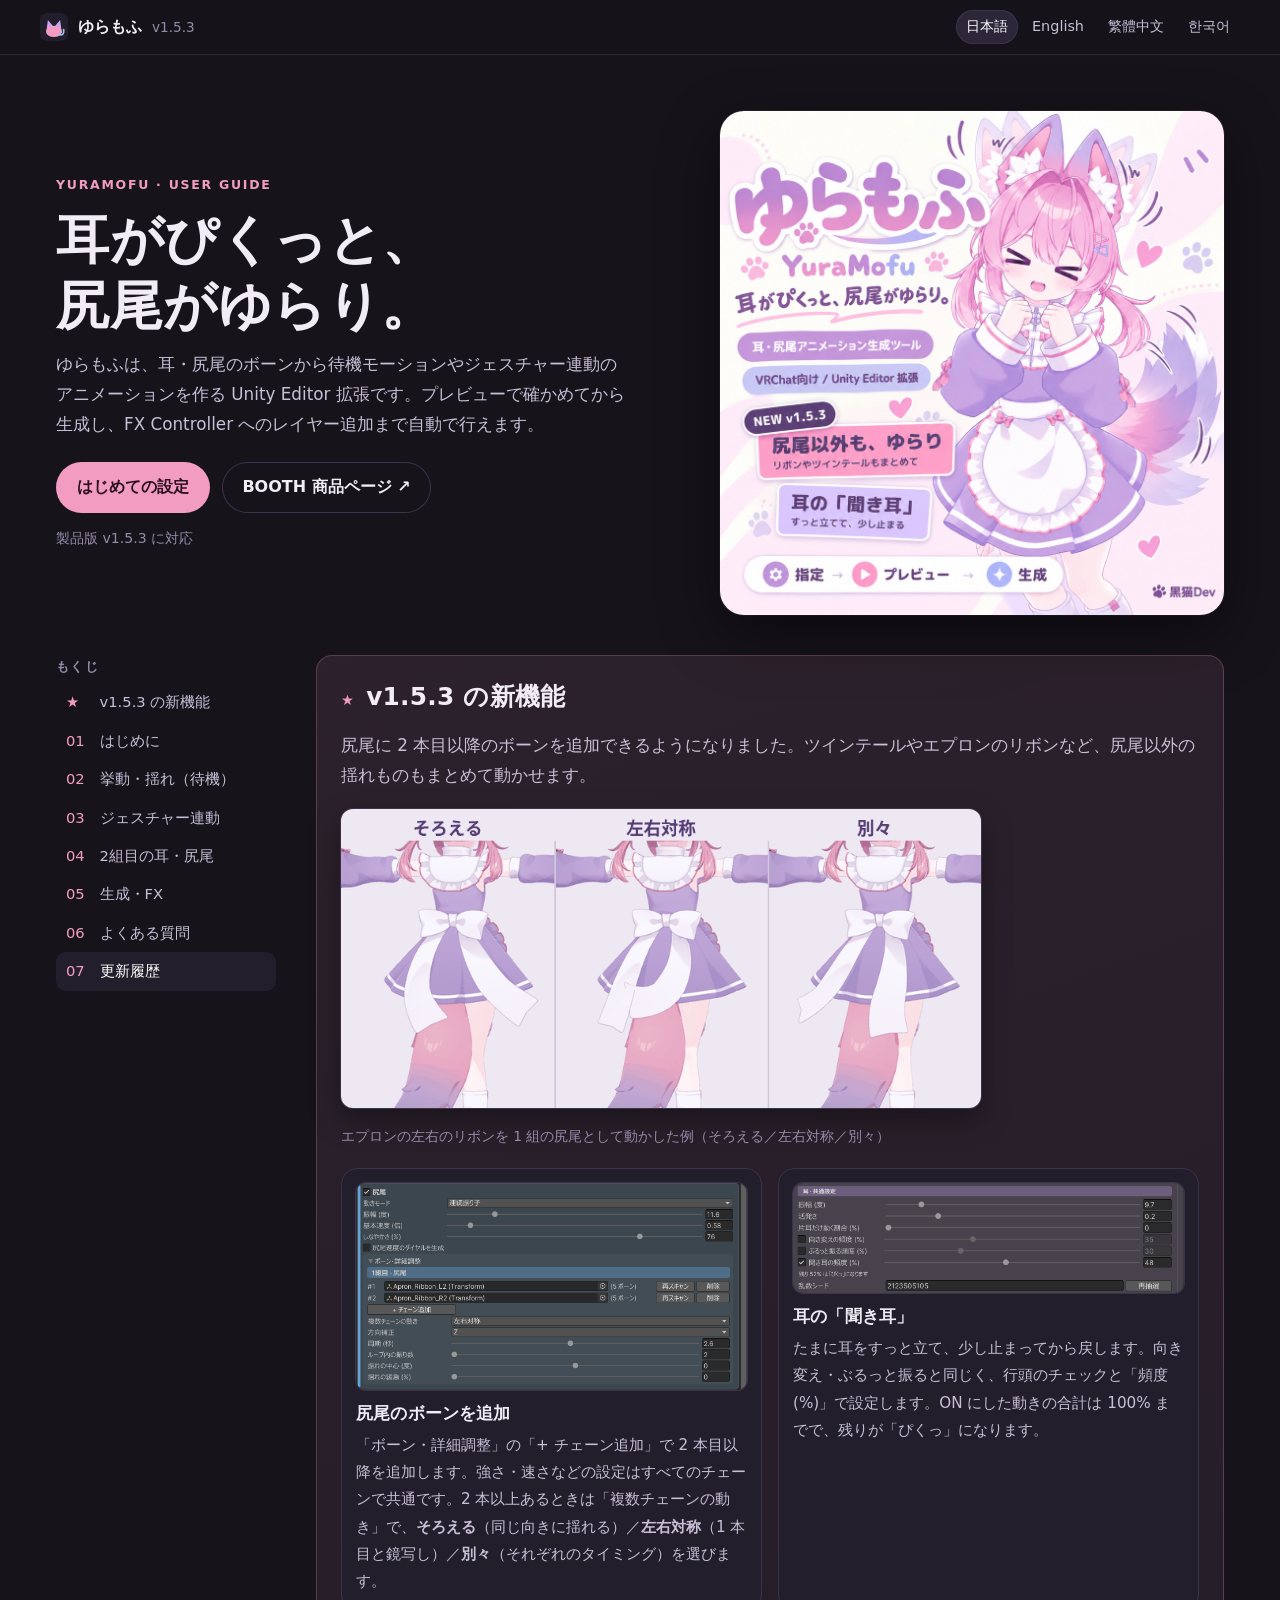
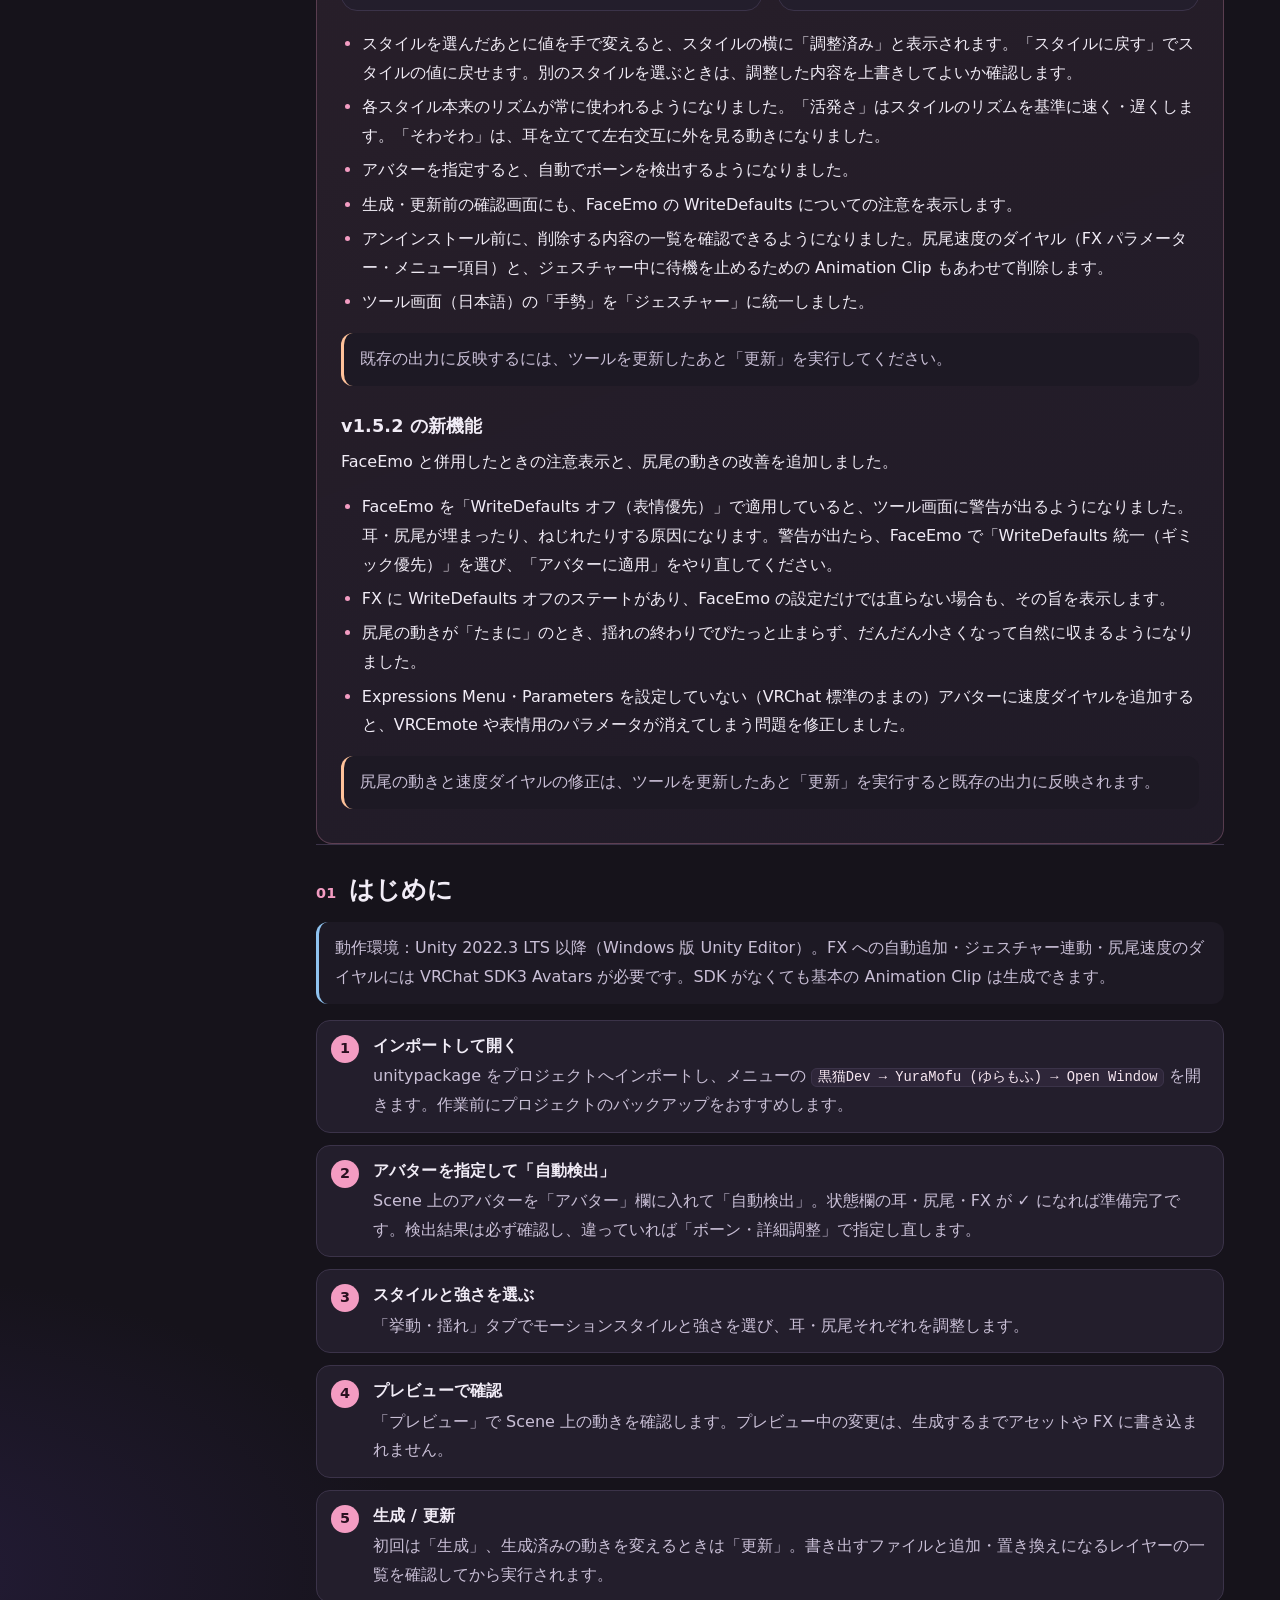
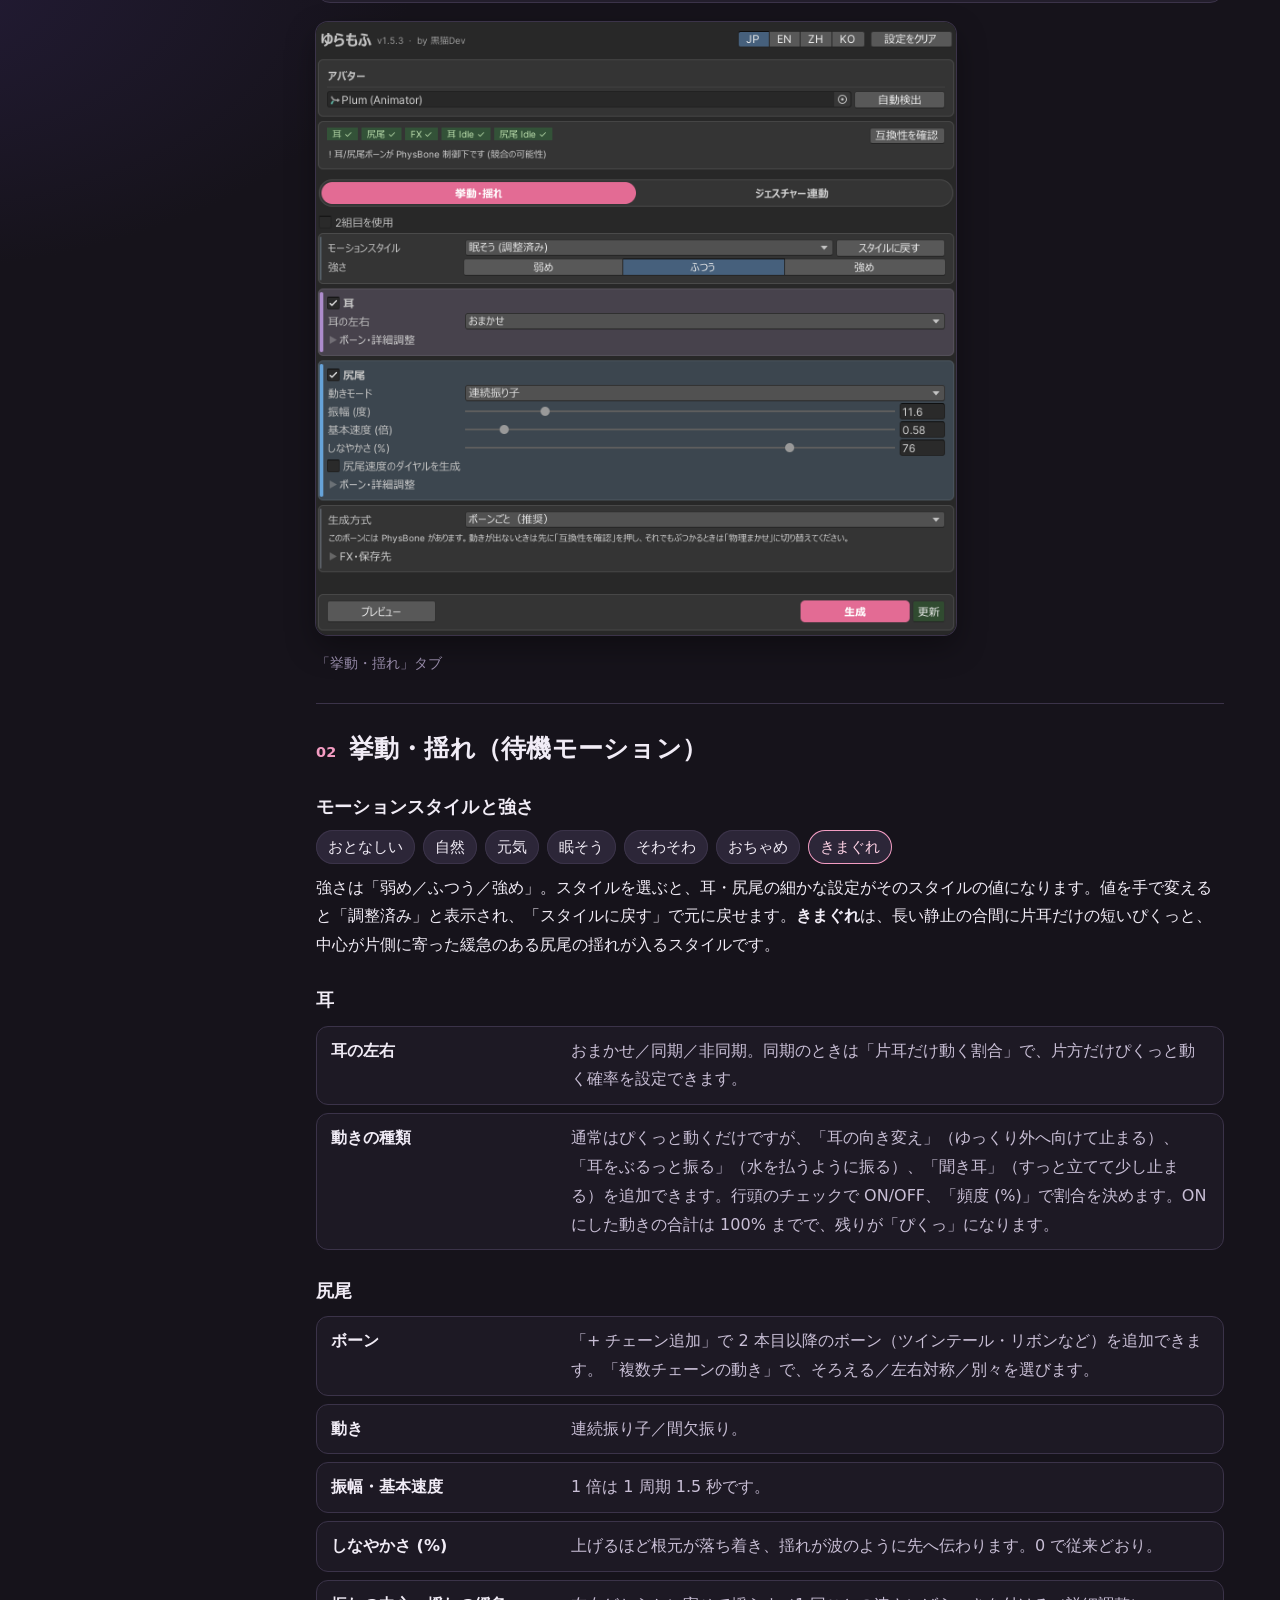
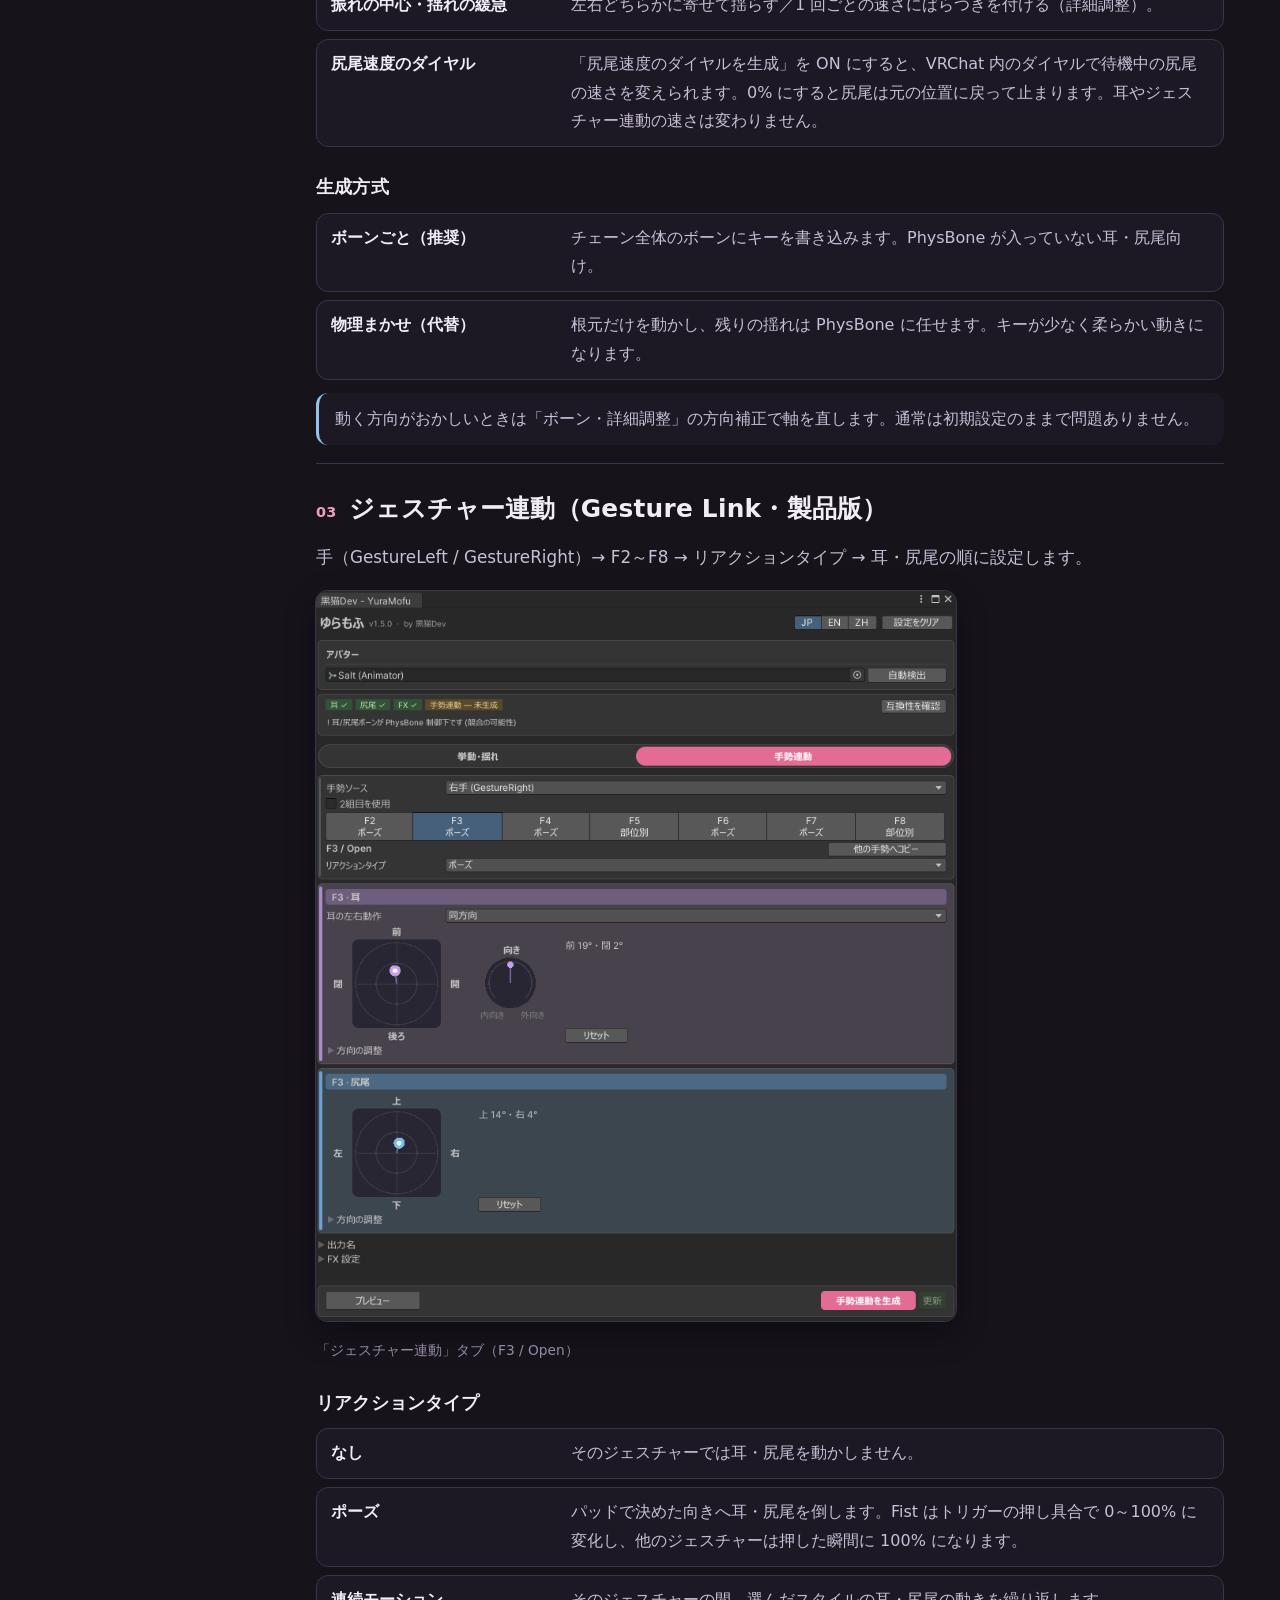
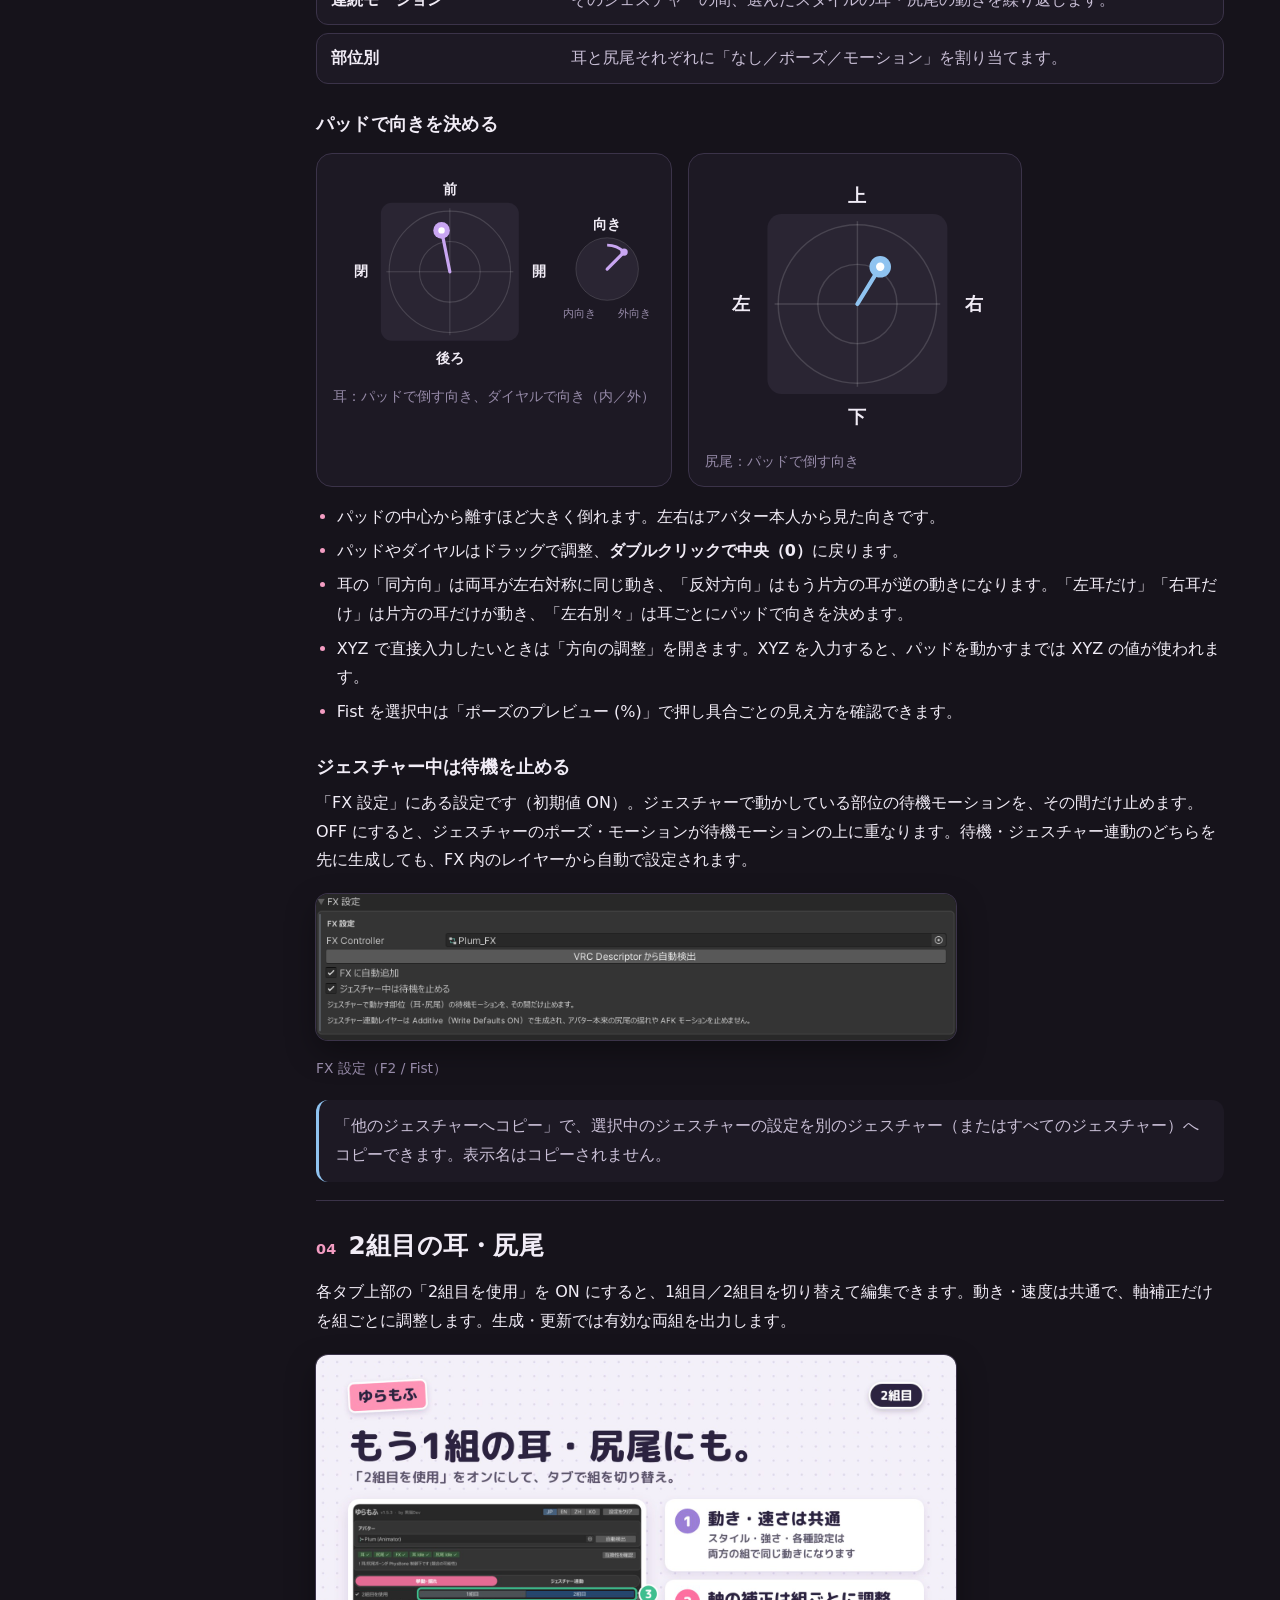
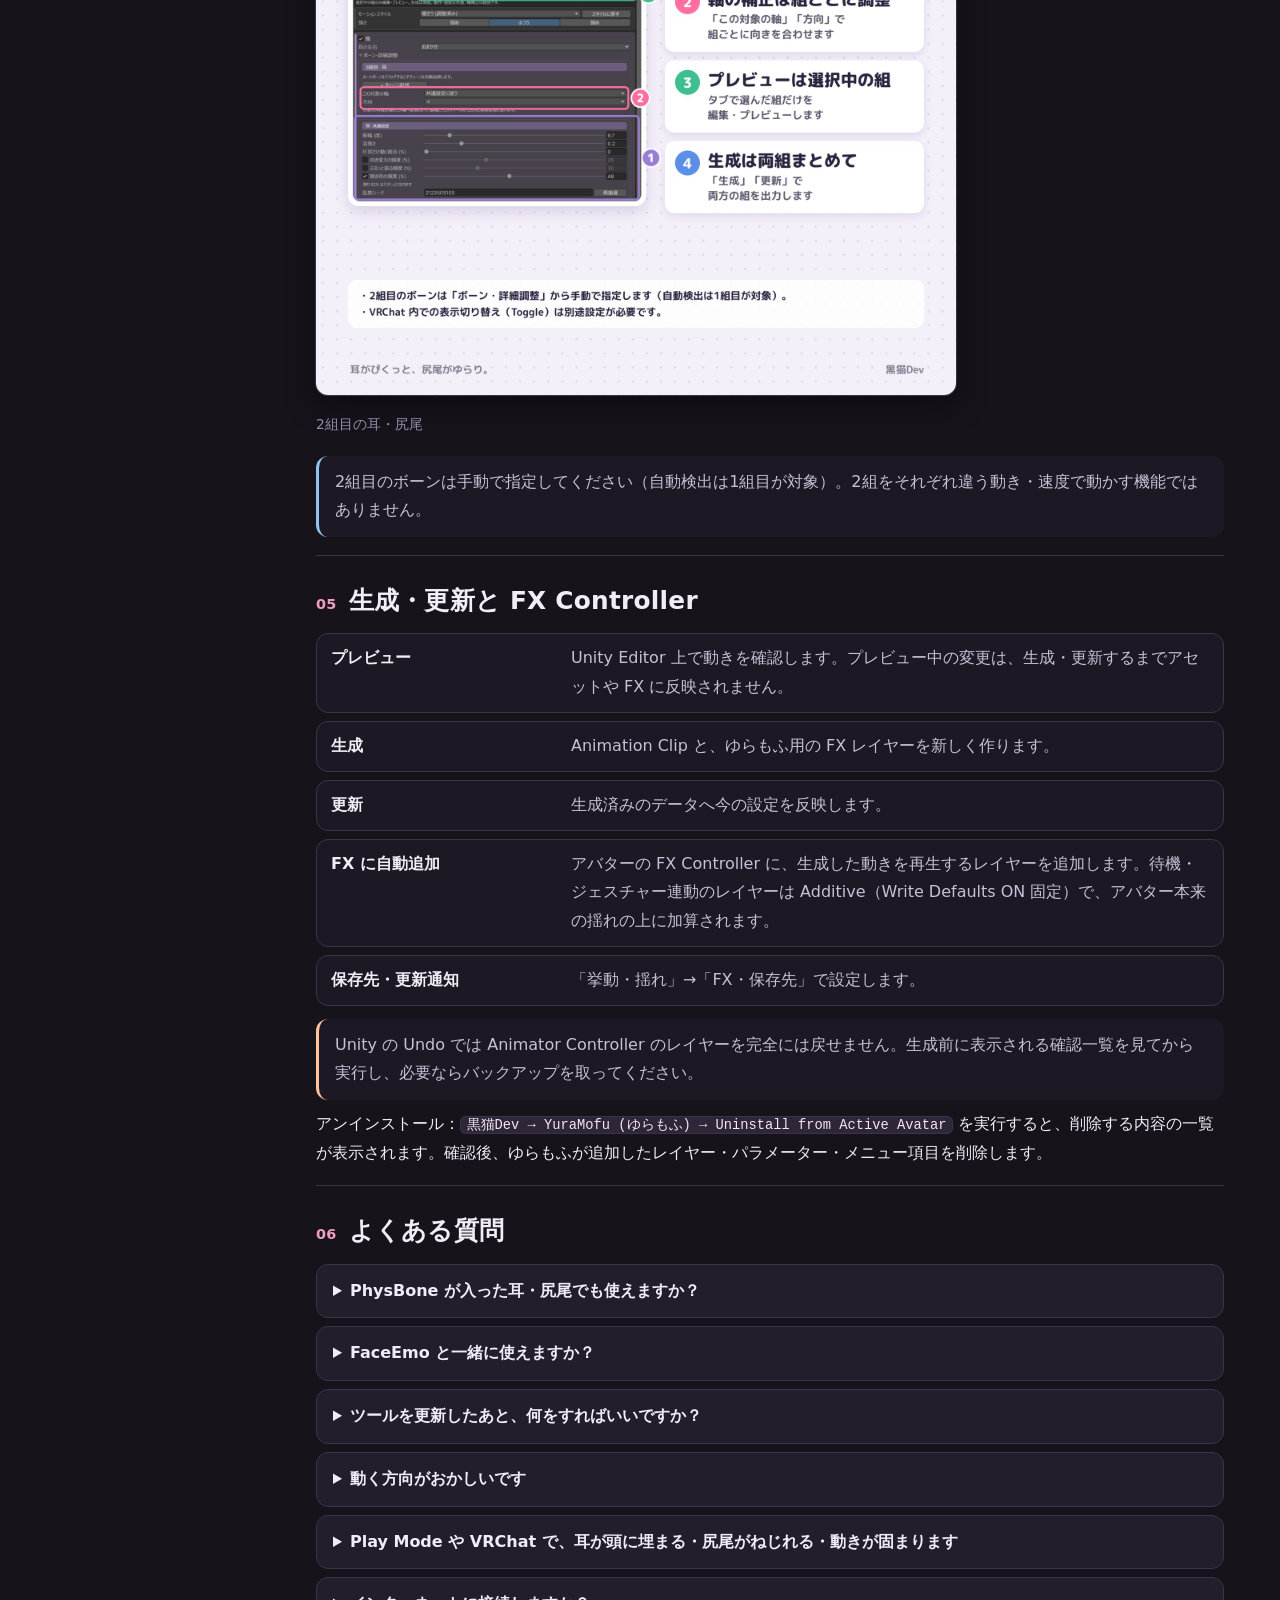
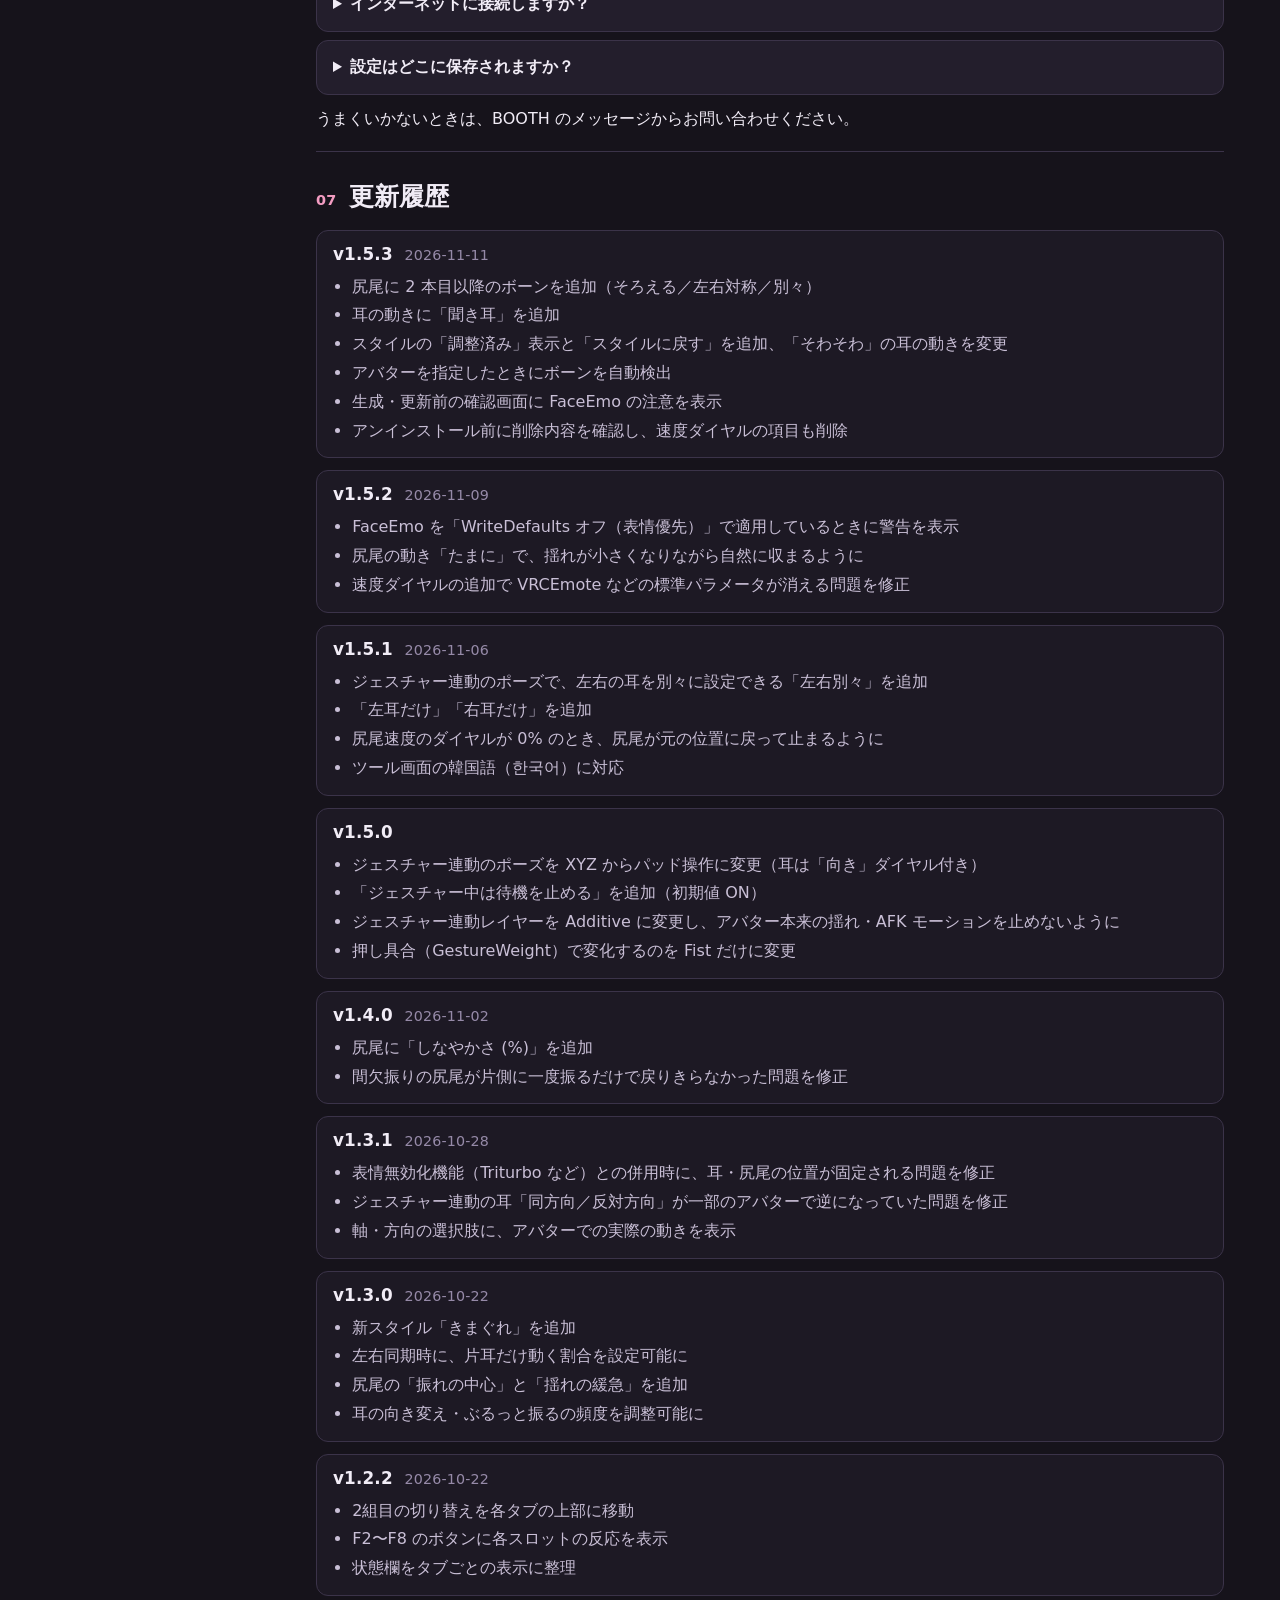
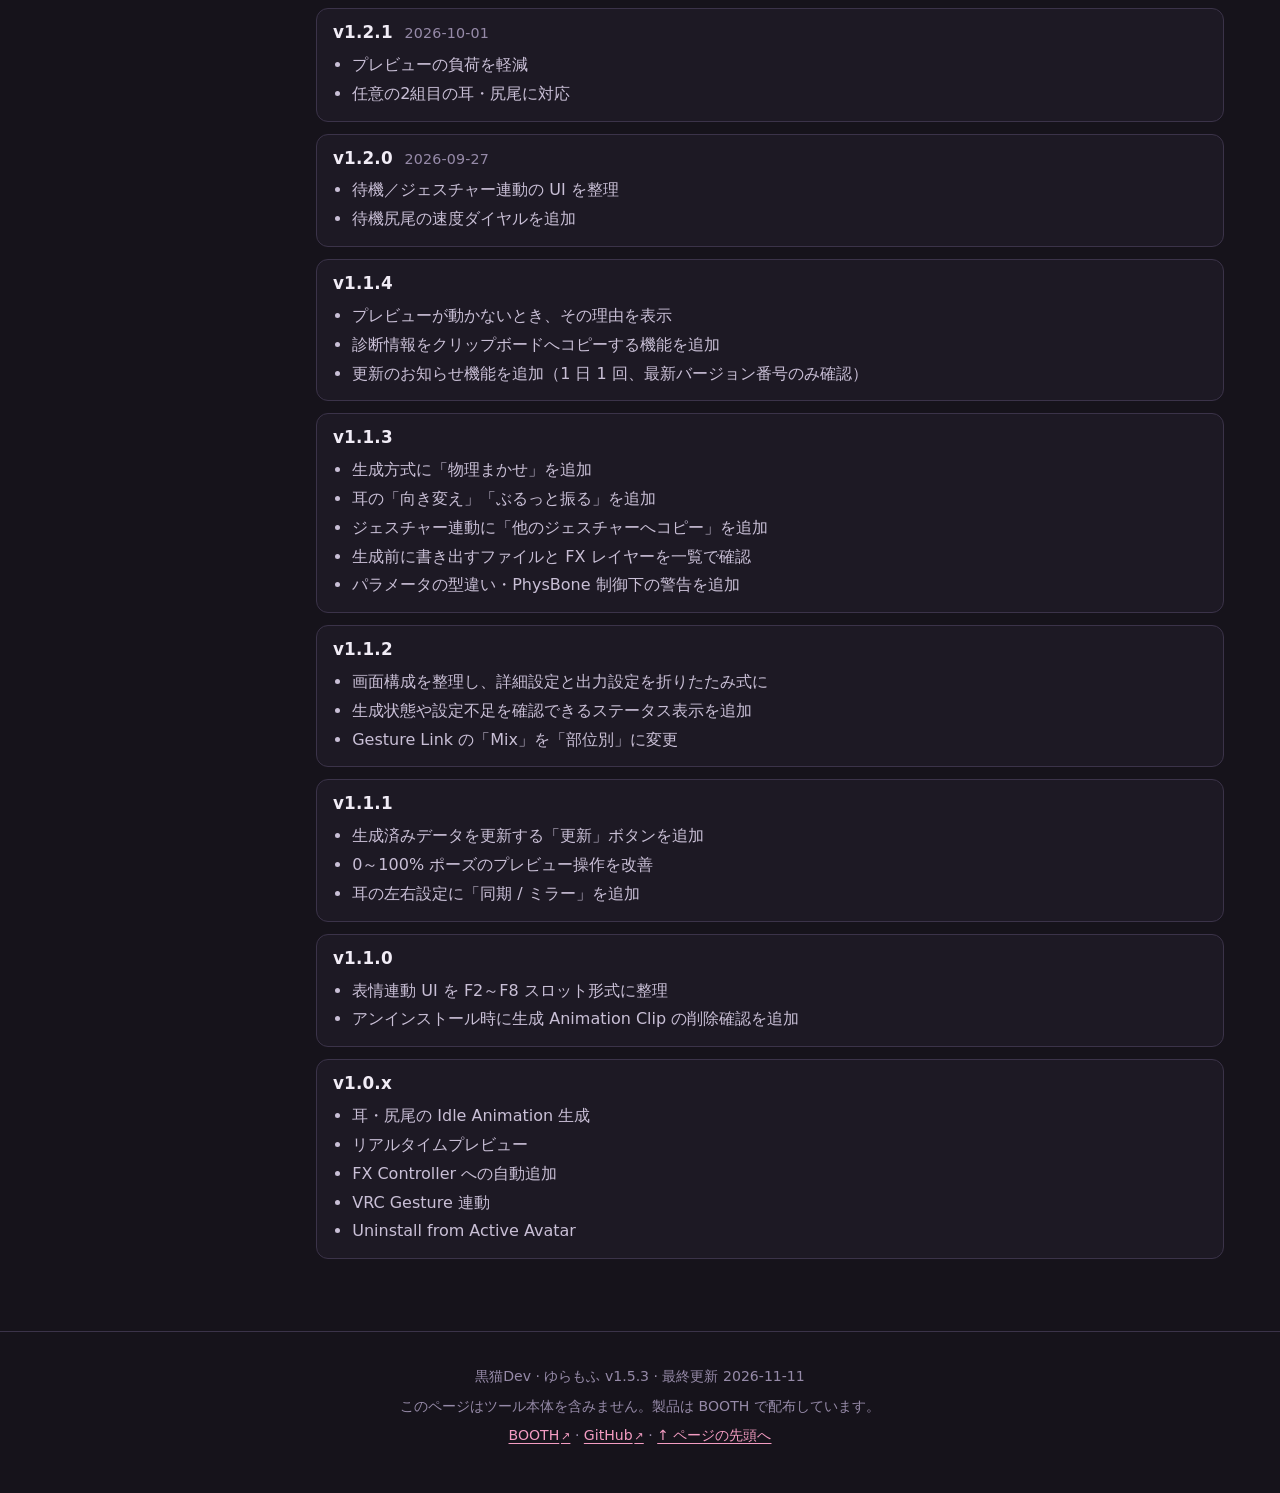
<file: index.html>
<!doctype html>
<html lang="ja">
<head>
<meta charset="utf-8">
<meta name="viewport" content="width=device-width,initial-scale=1">
<title>ゆらもふ 使い方ガイド</title>
<meta name="description" content="VRChat 向け耳・尻尾アニメーション生成ツール「ゆらもふ」の使い方ガイドです。">
<meta name="color-scheme" content="dark">
<meta property="og:title" content="ゆらもふ 使い方ガイド">
<meta property="og:description" content="VRChat 向け耳・尻尾アニメーション生成ツール「ゆらもふ」の使い方ガイドです。">
<meta property="og:image" content="https://kuroneko11375.github.io/yuramofu-guide/assets/v150/main.jpg">
<meta property="og:url" content="https://kuroneko11375.github.io/yuramofu-guide/">
<meta property="og:type" content="website">
<link rel="alternate" hreflang="ja" href="https://kuroneko11375.github.io/yuramofu-guide/">
<link rel="alternate" hreflang="en" href="https://kuroneko11375.github.io/yuramofu-guide/en.html">
<link rel="alternate" hreflang="zh-Hant" href="https://kuroneko11375.github.io/yuramofu-guide/zh.html">
<link rel="alternate" hreflang="ko" href="https://kuroneko11375.github.io/yuramofu-guide/ko.html">
<link rel="icon" href="favicon.svg" type="image/svg+xml">
<link rel="stylesheet" href="site.css">
<script src="gallery.js" defer></script>
</head>
<body id="top">
<a class="skip" href="#main">本文へ移動</a>
<header class="bar"><a class="brand" href="#top"><img src="favicon.svg" alt="" width="28" height="28">ゆらもふ <span>v1.5.3</span></a><nav class="langs" aria-label="Language"><a href="index.html" aria-current="page" hreflang="ja" lang="ja">日本語</a><a href="en.html" hreflang="en" lang="en">English</a><a href="zh.html" hreflang="zh-Hant" lang="zh-Hant">繁體中文</a><a href="ko.html" hreflang="ko" lang="ko">한국어</a></nav></header>
<div class="hero">
<div class="hero-copy"><p class="eyebrow">YURAMOFU · USER GUIDE</p><h1>耳がぴくっと、<br>尻尾がゆらり。</h1><p class="lead">ゆらもふは、耳・尻尾のボーンから待機モーションやジェスチャー連動のアニメーションを作る Unity Editor 拡張です。プレビューで確かめてから生成し、FX Controller へのレイヤー追加まで自動で行えます。</p>
<div class="buttons"><a class="btn" href="#start">はじめての設定</a><a class="btn ghost" href="https://booth.pm/ja/items/8229167" target="_blank" rel="noopener">BOOTH 商品ページ ↗</a></div>
<p class="badge">製品版 v1.5.3 に対応</p></div>
<a class="hero-art zoom" href="assets/v150/main.jpg" data-caption="ゆらもふのメイン画像"><img src="assets/v150/main.jpg" alt="ゆらもふのメイン画像" width="1024" height="1024" fetchpriority="high"></a></div>
<div class="layout">
<nav class="toc" aria-label="もくじ"><p>もくじ</p><ol><li><a href="#new"><span class="num">★</span>v1.5.3 の新機能</a></li><li><a href="#start"><span class="num">01</span>はじめに</a></li><li><a href="#idle"><span class="num">02</span>挙動・揺れ（待機）</a></li><li><a href="#gesture"><span class="num">03</span>ジェスチャー連動</a></li><li><a href="#set2"><span class="num">04</span>2組目の耳・尻尾</a></li><li><a href="#output"><span class="num">05</span>生成・FX</a></li><li><a href="#faq"><span class="num">06</span>よくある質問</a></li><li><a href="#log"><span class="num">07</span>更新履歴</a></li></ol></nav>
<main id="main">
<section id="new" class="sec new"><h2><span class="num">★</span>v1.5.3 の新機能</h2><p class="lead">尻尾に 2 本目以降のボーンを追加できるようになりました。ツインテールやエプロンのリボンなど、尻尾以外の揺れものもまとめて動かせます。</p>
<figure class="shot "><a class="zoom" href="assets/v150/tail_chains.gif" data-caption="エプロンの左右のリボンを 1 組の尻尾として動かした例（そろえる／左右対称／別々）"><img src="assets/v150/tail_chains.gif" alt="エプロンの左右のリボンを 1 組の尻尾として動かした例（そろえる／左右対称／別々）" width="810" height="378" loading="lazy" decoding="async"></a><figcaption>エプロンの左右のリボンを 1 組の尻尾として動かした例（そろえる／左右対称／別々）</figcaption></figure>
<div class="cards"><article class="card"><a class="zoom" href="assets/v150/ui_tail_chains.png" data-caption="尻尾のボーンを追加"><img src="assets/v150/ui_tail_chains.png" alt="尻尾のボーンを追加" width="704" height="372" loading="lazy" decoding="async"></a><h4>尻尾のボーンを追加</h4><p>「ボーン・詳細調整」の「+ チェーン追加」で 2 本目以降を追加します。強さ・速さなどの設定はすべてのチェーンで共通です。2 本以上あるときは「複数チェーンの動き」で、<strong>そろえる</strong>（同じ向きに揺れる）／<strong>左右対称</strong>（1 本目と鏡写し）／<strong>別々</strong>（それぞれのタイミング）を選びます。</p></article><article class="card"><a class="zoom" href="assets/v150/ui_ear_listen.png" data-caption="耳の「聞き耳」"><img src="assets/v150/ui_ear_listen.png" alt="耳の「聞き耳」" width="676" height="190" loading="lazy" decoding="async"></a><h4>耳の「聞き耳」</h4><p>たまに耳をすっと立て、少し止まってから戻します。向き変え・ぶるっと振ると同じく、行頭のチェックと「頻度 (%)」で設定します。ON にした動きの合計は 100% までで、残りが「ぴくっ」になります。</p></article></div>
<ul class="list"><li>スタイルを選んだあとに値を手で変えると、スタイルの横に「調整済み」と表示されます。「スタイルに戻す」でスタイルの値に戻せます。別のスタイルを選ぶときは、調整した内容を上書きしてよいか確認します。</li><li>各スタイル本来のリズムが常に使われるようになりました。「活発さ」はスタイルのリズムを基準に速く・遅くします。「そわそわ」は、耳を立てて左右交互に外を見る動きになりました。</li><li>アバターを指定すると、自動でボーンを検出するようになりました。</li><li>生成・更新前の確認画面にも、FaceEmo の WriteDefaults についての注意を表示します。</li><li>アンインストール前に、削除する内容の一覧を確認できるようになりました。尻尾速度のダイヤル（FX パラメーター・メニュー項目）と、ジェスチャー中に待機を止めるための Animation Clip もあわせて削除します。</li><li>ツール画面（日本語）の「手勢」を「ジェスチャー」に統一しました。</li></ul>
<p class="note warn">既存の出力に反映するには、ツールを更新したあと「更新」を実行してください。</p>
<h3>v1.5.2 の新機能</h3>
<p>FaceEmo と併用したときの注意表示と、尻尾の動きの改善を追加しました。</p>
<ul class="list"><li>FaceEmo を「WriteDefaults オフ（表情優先）」で適用していると、ツール画面に警告が出るようになりました。耳・尻尾が埋まったり、ねじれたりする原因になります。警告が出たら、FaceEmo で「WriteDefaults 統一（ギミック優先）」を選び、「アバターに適用」をやり直してください。</li><li>FX に WriteDefaults オフのステートがあり、FaceEmo の設定だけでは直らない場合も、その旨を表示します。</li><li>尻尾の動きが「たまに」のとき、揺れの終わりでぴたっと止まらず、だんだん小さくなって自然に収まるようになりました。</li><li>Expressions Menu・Parameters を設定していない（VRChat 標準のままの）アバターに速度ダイヤルを追加すると、VRCEmote や表情用のパラメータが消えてしまう問題を修正しました。</li></ul>
<p class="note warn">尻尾の動きと速度ダイヤルの修正は、ツールを更新したあと「更新」を実行すると既存の出力に反映されます。</p></section>
<section id="start" class="sec"><h2><span class="num">01</span>はじめに</h2><p class="note">動作環境：Unity 2022.3 LTS 以降（Windows 版 Unity Editor）。FX への自動追加・ジェスチャー連動・尻尾速度のダイヤルには VRChat SDK3 Avatars が必要です。SDK がなくても基本の Animation Clip は生成できます。</p>
<ol class="steps"><li><h4>インポートして開く</h4><p>unitypackage をプロジェクトへインポートし、メニューの <code>黒猫Dev → YuraMofu (ゆらもふ) → Open Window</code> を開きます。作業前にプロジェクトのバックアップをおすすめします。</p></li><li><h4>アバターを指定して「自動検出」</h4><p>Scene 上のアバターを「アバター」欄に入れて「自動検出」。状態欄の耳・尻尾・FX が ✓ になれば準備完了です。検出結果は必ず確認し、違っていれば「ボーン・詳細調整」で指定し直します。</p></li><li><h4>スタイルと強さを選ぶ</h4><p>「挙動・揺れ」タブでモーションスタイルと強さを選び、耳・尻尾それぞれを調整します。</p></li><li><h4>プレビューで確認</h4><p>「プレビュー」で Scene 上の動きを確認します。プレビュー中の変更は、生成するまでアセットや FX に書き込まれません。</p></li><li><h4>生成 / 更新</h4><p>初回は「生成」、生成済みの動きを変えるときは「更新」。書き出すファイルと追加・置き換えになるレイヤーの一覧を確認してから実行されます。</p></li></ol>
<figure class="shot "><a class="zoom" href="assets/v150/ui_idle.png" data-caption="「挙動・揺れ」タブ"><img src="assets/v150/ui_idle.png" alt="「挙動・揺れ」タブ" width="704" height="674" loading="lazy" decoding="async"></a><figcaption>「挙動・揺れ」タブ</figcaption></figure></section>
<section id="idle" class="sec"><h2><span class="num">02</span>挙動・揺れ（待機モーション）</h2><h3>モーションスタイルと強さ</h3>
<ul class="chips"><li>おとなしい</li><li>自然</li><li>元気</li><li>眠そう</li><li>そわそわ</li><li>おちゃめ</li><li>きまぐれ</li></ul>
<p>強さは「弱め／ふつう／強め」。スタイルを選ぶと、耳・尻尾の細かな設定がそのスタイルの値になります。値を手で変えると「調整済み」と表示され、「スタイルに戻す」で元に戻せます。<strong>きまぐれ</strong>は、長い静止の合間に片耳だけの短いぴくっと、中心が片側に寄った緩急のある尻尾の揺れが入るスタイルです。</p>
<h3>耳</h3>
<dl class="terms"><div><dt>耳の左右</dt><dd>おまかせ／同期／非同期。同期のときは「片耳だけ動く割合」で、片方だけぴくっと動く確率を設定できます。</dd></div><div><dt>動きの種類</dt><dd>通常はぴくっと動くだけですが、「耳の向き変え」（ゆっくり外へ向けて止まる）、「耳をぶるっと振る」（水を払うように振る）、「聞き耳」（すっと立てて少し止まる）を追加できます。行頭のチェックで ON/OFF、「頻度 (%)」で割合を決めます。ON にした動きの合計は 100% までで、残りが「ぴくっ」になります。</dd></div></dl>
<h3>尻尾</h3>
<dl class="terms"><div><dt>ボーン</dt><dd>「+ チェーン追加」で 2 本目以降のボーン（ツインテール・リボンなど）を追加できます。「複数チェーンの動き」で、そろえる／左右対称／別々を選びます。</dd></div><div><dt>動き</dt><dd>連続振り子／間欠振り。</dd></div><div><dt>振幅・基本速度</dt><dd>1 倍は 1 周期 1.5 秒です。</dd></div><div><dt>しなやかさ (%)</dt><dd>上げるほど根元が落ち着き、揺れが波のように先へ伝わります。0 で従来どおり。</dd></div><div><dt>振れの中心・揺れの緩急</dt><dd>左右どちらかに寄せて揺らす／1 回ごとの速さにばらつきを付ける（詳細調整）。</dd></div><div><dt>尻尾速度のダイヤル</dt><dd>「尻尾速度のダイヤルを生成」を ON にすると、VRChat 内のダイヤルで待機中の尻尾の速さを変えられます。0% にすると尻尾は元の位置に戻って止まります。耳やジェスチャー連動の速さは変わりません。</dd></div></dl>
<h3>生成方式</h3>
<dl class="terms"><div><dt>ボーンごと（推奨）</dt><dd>チェーン全体のボーンにキーを書き込みます。PhysBone が入っていない耳・尻尾向け。</dd></div><div><dt>物理まかせ（代替）</dt><dd>根元だけを動かし、残りの揺れは PhysBone に任せます。キーが少なく柔らかい動きになります。</dd></div></dl>
<p class="note">動く方向がおかしいときは「ボーン・詳細調整」の方向補正で軸を直します。通常は初期設定のままで問題ありません。</p></section>
<section id="gesture" class="sec"><h2><span class="num">03</span>ジェスチャー連動（Gesture Link・製品版）</h2><p class="lead">手（GestureLeft / GestureRight）→ F2～F8 → リアクションタイプ → 耳・尻尾の順に設定します。</p>
<figure class="shot "><a class="zoom" href="assets/v150/ui_gesture.png" data-caption="「ジェスチャー連動」タブ（F3 / Open）"><img src="assets/v150/ui_gesture.png" alt="「ジェスチャー連動」タブ（F3 / Open）" width="810" height="924" loading="lazy" decoding="async"></a><figcaption>「ジェスチャー連動」タブ（F3 / Open）</figcaption></figure>
<h3>リアクションタイプ</h3>
<dl class="terms"><div><dt>なし</dt><dd>そのジェスチャーでは耳・尻尾を動かしません。</dd></div><div><dt>ポーズ</dt><dd>パッドで決めた向きへ耳・尻尾を倒します。Fist はトリガーの押し具合で 0～100% に変化し、他のジェスチャーは押した瞬間に 100% になります。</dd></div><div><dt>連続モーション</dt><dd>そのジェスチャーの間、選んだスタイルの耳・尻尾の動きを繰り返します。</dd></div><div><dt>部位別</dt><dd>耳と尻尾それぞれに「なし／ポーズ／モーション」を割り当てます。</dd></div></dl>
<h3>パッドで向きを決める</h3>
<div class="pads"><figure class="pad"><svg viewBox="0 0 350 230" role="img" aria-label="耳：パッドで倒す向き、ダイヤルで向き（内／外）">
<rect x="52" y="40" width="150" height="150" rx="12" class="face"/>
<circle cx="127" cy="115" r="66" class="ring"/><circle cx="127" cy="115" r="33" class="ring"/>
<line x1="58" y1="115" x2="196" y2="115" class="ring"/><line x1="127" y1="46" x2="127" y2="184" class="ring"/>
<line x1="127" y1="115" x2="118" y2="70" style="stroke:var(--ear)" class="hand"/><circle cx="118" cy="70" r="9" style="fill:var(--ear)"/><circle cx="118" cy="70" r="3.5" fill="#fff"/>
<text x="127" y="30" class="lbl b">前</text><text x="127" y="214" class="lbl b">後ろ</text>
<text x="30" y="120" class="lbl b">閉</text><text x="224" y="120" class="lbl b">開</text>
<g transform="translate(298 112)">
<circle r="34" class="dial"/><path d="M0 -26 A26 26 0 0 1 18.4 -18.4" class="arc" style="stroke:var(--ear)"/>
<line x1="0" y1="0" x2="18.4" y2="-18.4" style="stroke:var(--ear)" class="hand"/><circle cx="18.4" cy="-18.4" r="4" style="fill:var(--ear)"/>
<text y="-44" class="lbl b">向き</text><text x="-30" y="52" class="lbl s">内向き</text><text x="30" y="52" class="lbl s">外向き</text></g></svg><figcaption>耳：パッドで倒す向き、ダイヤルで向き（内／外）</figcaption></figure><figure class="pad"><svg viewBox="0 0 250 230" role="img" aria-label="尻尾：パッドで倒す向き">
<rect x="52" y="40" width="150" height="150" rx="12" class="face"/>
<circle cx="127" cy="115" r="66" class="ring"/><circle cx="127" cy="115" r="33" class="ring"/>
<line x1="58" y1="115" x2="196" y2="115" class="ring"/><line x1="127" y1="46" x2="127" y2="184" class="ring"/>
<line x1="127" y1="115" x2="146" y2="84" style="stroke:var(--tail)" class="hand"/><circle cx="146" cy="84" r="9" style="fill:var(--tail)"/><circle cx="146" cy="84" r="3.5" fill="#fff"/>
<text x="127" y="30" class="lbl b">上</text><text x="127" y="214" class="lbl b">下</text>
<text x="30" y="120" class="lbl b">左</text><text x="224" y="120" class="lbl b">右</text>
</svg><figcaption>尻尾：パッドで倒す向き</figcaption></figure></div>
<ul class="list"><li>パッドの中心から離すほど大きく倒れます。左右はアバター本人から見た向きです。</li><li>パッドやダイヤルはドラッグで調整、<strong>ダブルクリックで中央（0）</strong>に戻ります。</li><li>耳の「同方向」は両耳が左右対称に同じ動き、「反対方向」はもう片方の耳が逆の動きになります。「左耳だけ」「右耳だけ」は片方の耳だけが動き、「左右別々」は耳ごとにパッドで向きを決めます。</li><li>XYZ で直接入力したいときは「方向の調整」を開きます。XYZ を入力すると、パッドを動かすまでは XYZ の値が使われます。</li><li>Fist を選択中は「ポーズのプレビュー (%)」で押し具合ごとの見え方を確認できます。</li></ul>
<h3>ジェスチャー中は待機を止める</h3>
<p>「FX 設定」にある設定です（初期値 ON）。ジェスチャーで動かしている部位の待機モーションを、その間だけ止めます。OFF にすると、ジェスチャーのポーズ・モーションが待機モーションの上に重なります。待機・ジェスチャー連動のどちらを先に生成しても、FX 内のレイヤーから自動で設定されます。</p>
<figure class="shot "><a class="zoom" href="assets/v150/ui_fx.png" data-caption="FX 設定（F2 / Fist）"><img src="assets/v150/ui_fx.png" alt="FX 設定（F2 / Fist）" width="810" height="184" loading="lazy" decoding="async"></a><figcaption>FX 設定（F2 / Fist）</figcaption></figure>
<p class="note">「他のジェスチャーへコピー」で、選択中のジェスチャーの設定を別のジェスチャー（またはすべてのジェスチャー）へコピーできます。表示名はコピーされません。</p></section>
<section id="set2" class="sec"><h2><span class="num">04</span>2組目の耳・尻尾</h2><p>各タブ上部の「2組目を使用」を ON にすると、1組目／2組目を切り替えて編集できます。動き・速度は共通で、軸補正だけを組ごとに調整します。生成・更新では有効な両組を出力します。</p>
<figure class="shot "><a class="zoom" href="assets/v150/set2.jpg" data-caption="2組目の耳・尻尾"><img src="assets/v150/set2.jpg" alt="2組目の耳・尻尾" width="1600" height="1600" loading="lazy" decoding="async"></a><figcaption>2組目の耳・尻尾</figcaption></figure>
<p class="note">2組目のボーンは手動で指定してください（自動検出は1組目が対象）。2組をそれぞれ違う動き・速度で動かす機能ではありません。</p></section>
<section id="output" class="sec"><h2><span class="num">05</span>生成・更新と FX Controller</h2><dl class="terms"><div><dt>プレビュー</dt><dd>Unity Editor 上で動きを確認します。プレビュー中の変更は、生成・更新するまでアセットや FX に反映されません。</dd></div><div><dt>生成</dt><dd>Animation Clip と、ゆらもふ用の FX レイヤーを新しく作ります。</dd></div><div><dt>更新</dt><dd>生成済みのデータへ今の設定を反映します。</dd></div><div><dt>FX に自動追加</dt><dd>アバターの FX Controller に、生成した動きを再生するレイヤーを追加します。待機・ジェスチャー連動のレイヤーは Additive（Write Defaults ON 固定）で、アバター本来の揺れの上に加算されます。</dd></div><div><dt>保存先・更新通知</dt><dd>「挙動・揺れ」→「FX・保存先」で設定します。</dd></div></dl>
<p class="note warn">Unity の Undo では Animator Controller のレイヤーを完全には戻せません。生成前に表示される確認一覧を見てから実行し、必要ならバックアップを取ってください。</p>
<p>アンインストール：<code>黒猫Dev → YuraMofu (ゆらもふ) → Uninstall from Active Avatar</code> を実行すると、削除する内容の一覧が表示されます。確認後、ゆらもふが追加したレイヤー・パラメーター・メニュー項目を削除します。</p></section>
<section id="faq" class="sec"><h2><span class="num">06</span>よくある質問</h2><details><summary>PhysBone が入った耳・尻尾でも使えますか？</summary><p>使えます。状態欄の「互換性を確認」で PhysBone の Is Animated などを確認できます。揺れを PhysBone に任せたいときは生成方式を「物理まかせ」にしてください。</p></details><details><summary>FaceEmo と一緒に使えますか？</summary><p>FaceEmo → ゆらもふの順で生成してください。FaceEmo を再生成すると FX が作り直されるので、新しい FX を指定してゆらもふも再生成してください。</p></details><details><summary>ツールを更新したあと、何をすればいいですか？</summary><p>インポート後に「更新」を実行すると、既存の出力に修正が反映されます。必要な出力がない場合は「生成」を実行してください。</p></details><details><summary>動く方向がおかしいです</summary><p>待機モーションは「ボーン・詳細調整」の方向補正、ジェスチャー連動のポーズはパッドで向きを直してください。</p></details><details><summary>Play Mode や VRChat で、耳が頭に埋まる・尻尾がねじれる・動きが固まります</summary><p>FX の中で Write Defaults の ON / OFF が混ざっていると起こります。FaceEmo やフェイストラッキングの表情無効化機能（Triturbo の拡張など）が原因になることが多く、ゆらもふの待機モーション（Write Defaults ON が必要）の姿勢が崩れます。ボーンや方向の設定を変えても直りません。原因になっていそうなギミックを一時的に外して Play Mode で確認し、FX の Write Defaults を統一してください。FaceEmo を使う場合は、統一したうえで FaceEmo → ゆらもふの順で生成してください。直らない場合は <code>黒猫Dev → YuraMofu (ゆらもふ) → Copy Diagnostics</code> の結果を添えて BOOTH のメッセージでご連絡ください。</p></details><details><summary>インターネットに接続しますか？</summary><p>1 日 1 回、最新バージョンの確認だけを行います。プロジェクトやアバターの情報は送信しません。「FX・保存先」から無効にでき、オフラインでも使えます。</p></details><details><summary>設定はどこに保存されますか？</summary><p>ウィンドウの設定は、プロジェクトごとに最後の 1 組を保存します。「設定をクリア」で初期値に戻せます（生成済みのアニメーションやレイヤーは削除しません）。</p></details>
<p>うまくいかないときは、BOOTH のメッセージからお問い合わせください。</p></section>
<section id="log" class="sec"><h2><span class="num">07</span>更新履歴</h2><div class="log"><article><h3>v1.5.3 <span>2026-11-11</span></h3><ul><li>尻尾に 2 本目以降のボーンを追加（そろえる／左右対称／別々）</li><li>耳の動きに「聞き耳」を追加</li><li>スタイルの「調整済み」表示と「スタイルに戻す」を追加、「そわそわ」の耳の動きを変更</li><li>アバターを指定したときにボーンを自動検出</li><li>生成・更新前の確認画面に FaceEmo の注意を表示</li><li>アンインストール前に削除内容を確認し、速度ダイヤルの項目も削除</li></ul></article><article><h3>v1.5.2 <span>2026-11-09</span></h3><ul><li>FaceEmo を「WriteDefaults オフ（表情優先）」で適用しているときに警告を表示</li><li>尻尾の動き「たまに」で、揺れが小さくなりながら自然に収まるように</li><li>速度ダイヤルの追加で VRCEmote などの標準パラメータが消える問題を修正</li></ul></article><article><h3>v1.5.1 <span>2026-11-06</span></h3><ul><li>ジェスチャー連動のポーズで、左右の耳を別々に設定できる「左右別々」を追加</li><li>「左耳だけ」「右耳だけ」を追加</li><li>尻尾速度のダイヤルが 0% のとき、尻尾が元の位置に戻って止まるように</li><li>ツール画面の韓国語（한국어）に対応</li></ul></article><article><h3>v1.5.0</h3><ul><li>ジェスチャー連動のポーズを XYZ からパッド操作に変更（耳は「向き」ダイヤル付き）</li><li>「ジェスチャー中は待機を止める」を追加（初期値 ON）</li><li>ジェスチャー連動レイヤーを Additive に変更し、アバター本来の揺れ・AFK モーションを止めないように</li><li>押し具合（GestureWeight）で変化するのを Fist だけに変更</li></ul></article><article><h3>v1.4.0 <span>2026-11-02</span></h3><ul><li>尻尾に「しなやかさ (%)」を追加</li><li>間欠振りの尻尾が片側に一度振るだけで戻りきらなかった問題を修正</li></ul></article><article><h3>v1.3.1 <span>2026-10-28</span></h3><ul><li>表情無効化機能（Triturbo など）との併用時に、耳・尻尾の位置が固定される問題を修正</li><li>ジェスチャー連動の耳「同方向／反対方向」が一部のアバターで逆になっていた問題を修正</li><li>軸・方向の選択肢に、アバターでの実際の動きを表示</li></ul></article><article><h3>v1.3.0 <span>2026-10-22</span></h3><ul><li>新スタイル「きまぐれ」を追加</li><li>左右同期時に、片耳だけ動く割合を設定可能に</li><li>尻尾の「振れの中心」と「揺れの緩急」を追加</li><li>耳の向き変え・ぶるっと振るの頻度を調整可能に</li></ul></article><article><h3>v1.2.2 <span>2026-10-22</span></h3><ul><li>2組目の切り替えを各タブの上部に移動</li><li>F2〜F8 のボタンに各スロットの反応を表示</li><li>状態欄をタブごとの表示に整理</li></ul></article><article><h3>v1.2.1 <span>2026-10-01</span></h3><ul><li>プレビューの負荷を軽減</li><li>任意の2組目の耳・尻尾に対応</li></ul></article><article><h3>v1.2.0 <span>2026-09-27</span></h3><ul><li>待機／ジェスチャー連動の UI を整理</li><li>待機尻尾の速度ダイヤルを追加</li></ul></article><article><h3>v1.1.4</h3><ul><li>プレビューが動かないとき、その理由を表示</li><li>診断情報をクリップボードへコピーする機能を追加</li><li>更新のお知らせ機能を追加（1 日 1 回、最新バージョン番号のみ確認）</li></ul></article><article><h3>v1.1.3</h3><ul><li>生成方式に「物理まかせ」を追加</li><li>耳の「向き変え」「ぶるっと振る」を追加</li><li>ジェスチャー連動に「他のジェスチャーへコピー」を追加</li><li>生成前に書き出すファイルと FX レイヤーを一覧で確認</li><li>パラメータの型違い・PhysBone 制御下の警告を追加</li></ul></article><article><h3>v1.1.2</h3><ul><li>画面構成を整理し、詳細設定と出力設定を折りたたみ式に</li><li>生成状態や設定不足を確認できるステータス表示を追加</li><li>Gesture Link の「Mix」を「部位別」に変更</li></ul></article><article><h3>v1.1.1</h3><ul><li>生成済みデータを更新する「更新」ボタンを追加</li><li>0～100% ポーズのプレビュー操作を改善</li><li>耳の左右設定に「同期 / ミラー」を追加</li></ul></article><article><h3>v1.1.0</h3><ul><li>表情連動 UI を F2～F8 スロット形式に整理</li><li>アンインストール時に生成 Animation Clip の削除確認を追加</li></ul></article><article><h3>v1.0.x</h3><ul><li>耳・尻尾の Idle Animation 生成</li><li>リアルタイムプレビュー</li><li>FX Controller への自動追加</li><li>VRC Gesture 連動</li><li>Uninstall from Active Avatar</li></ul></article></div></section>
</main></div>
<footer class="foot"><p>黒猫Dev · ゆらもふ v1.5.3 · 最終更新 2026-11-11</p><p>このページはツール本体を含みません。製品は BOOTH で配布しています。</p>
<p><a href="https://booth.pm/ja/items/8229167" target="_blank" rel="noopener">BOOTH<span class="ext" aria-hidden="true">↗</span></a> · <a href="https://github.com/kuroneko11375/yuramofu-guide" target="_blank" rel="noopener">GitHub<span class="ext" aria-hidden="true">↗</span></a> · <a href="#top">↑ ページの先頭へ</a></p></footer>
<dialog id="viewer" aria-label="画像を拡大"><button type="button" class="close" aria-label="閉じる">×</button><figure><img alt=""><figcaption></figcaption></figure></dialog>
</body>
</html>
</file>
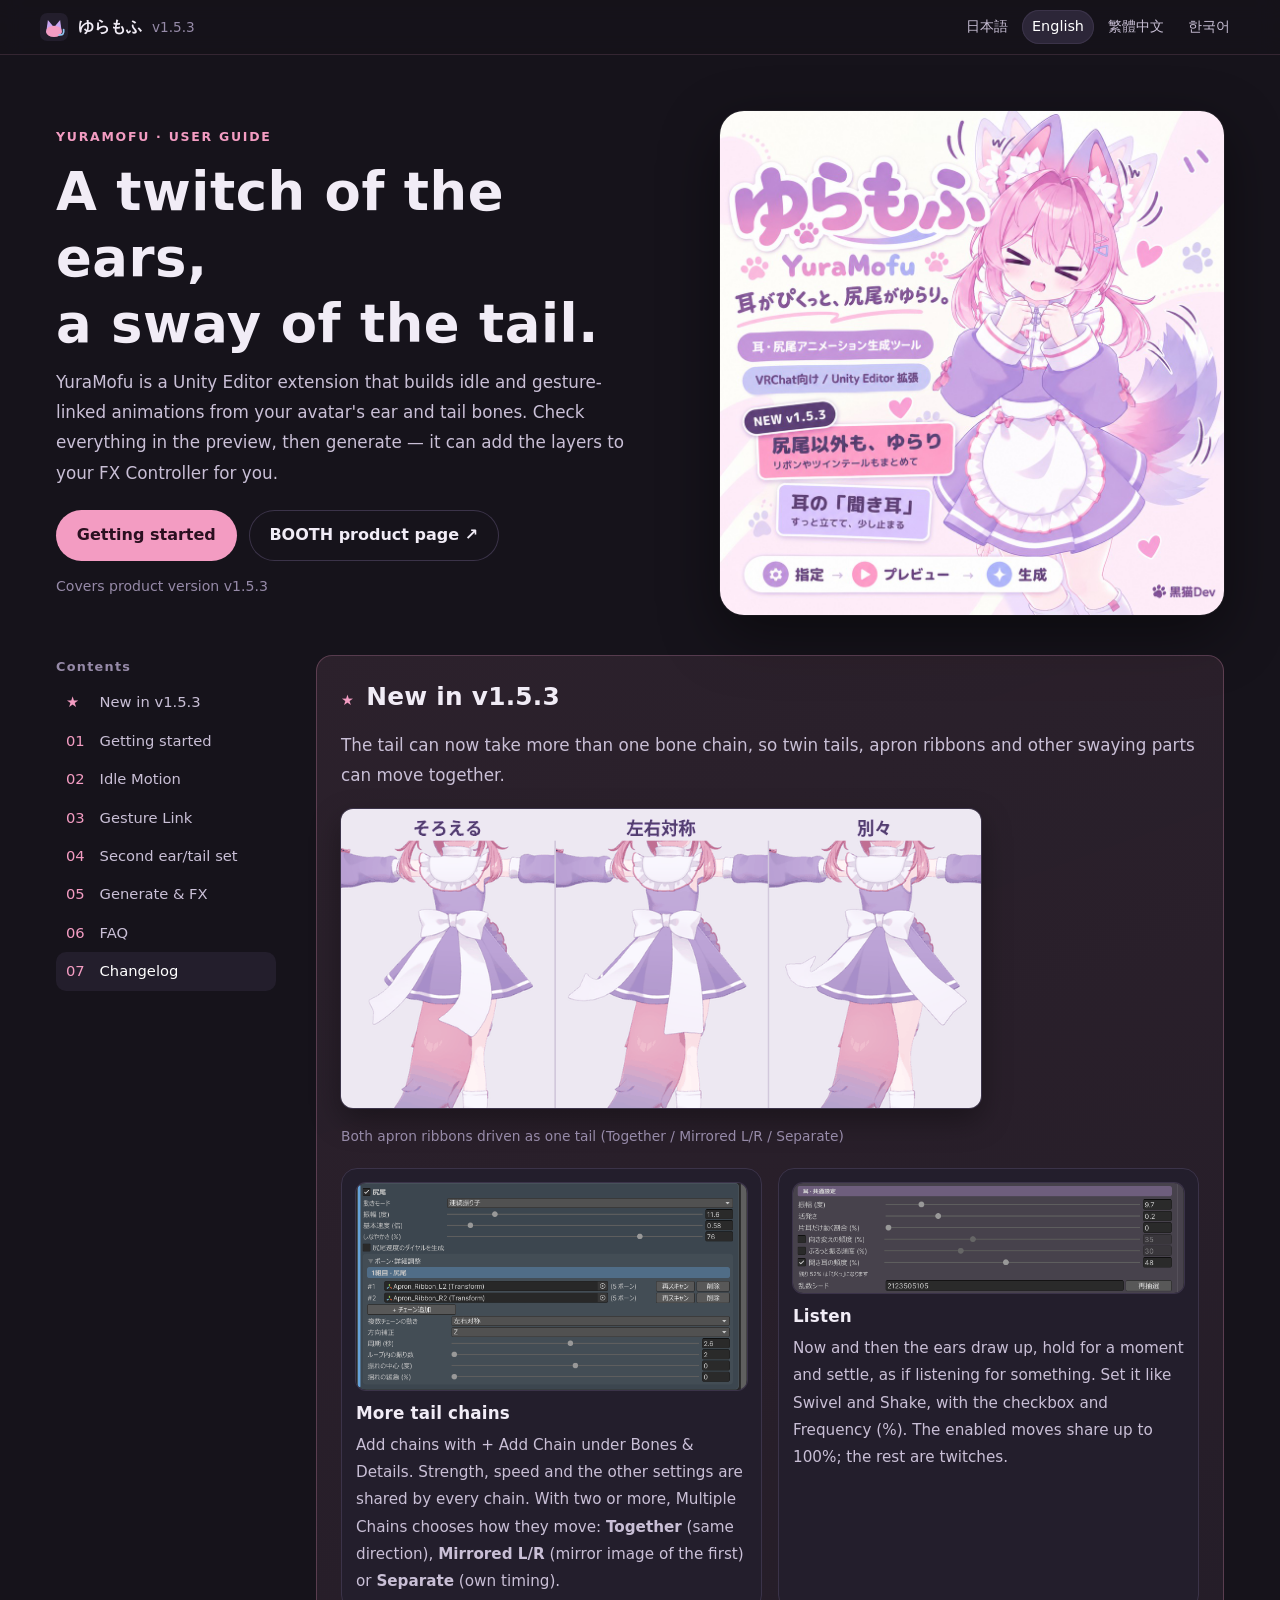
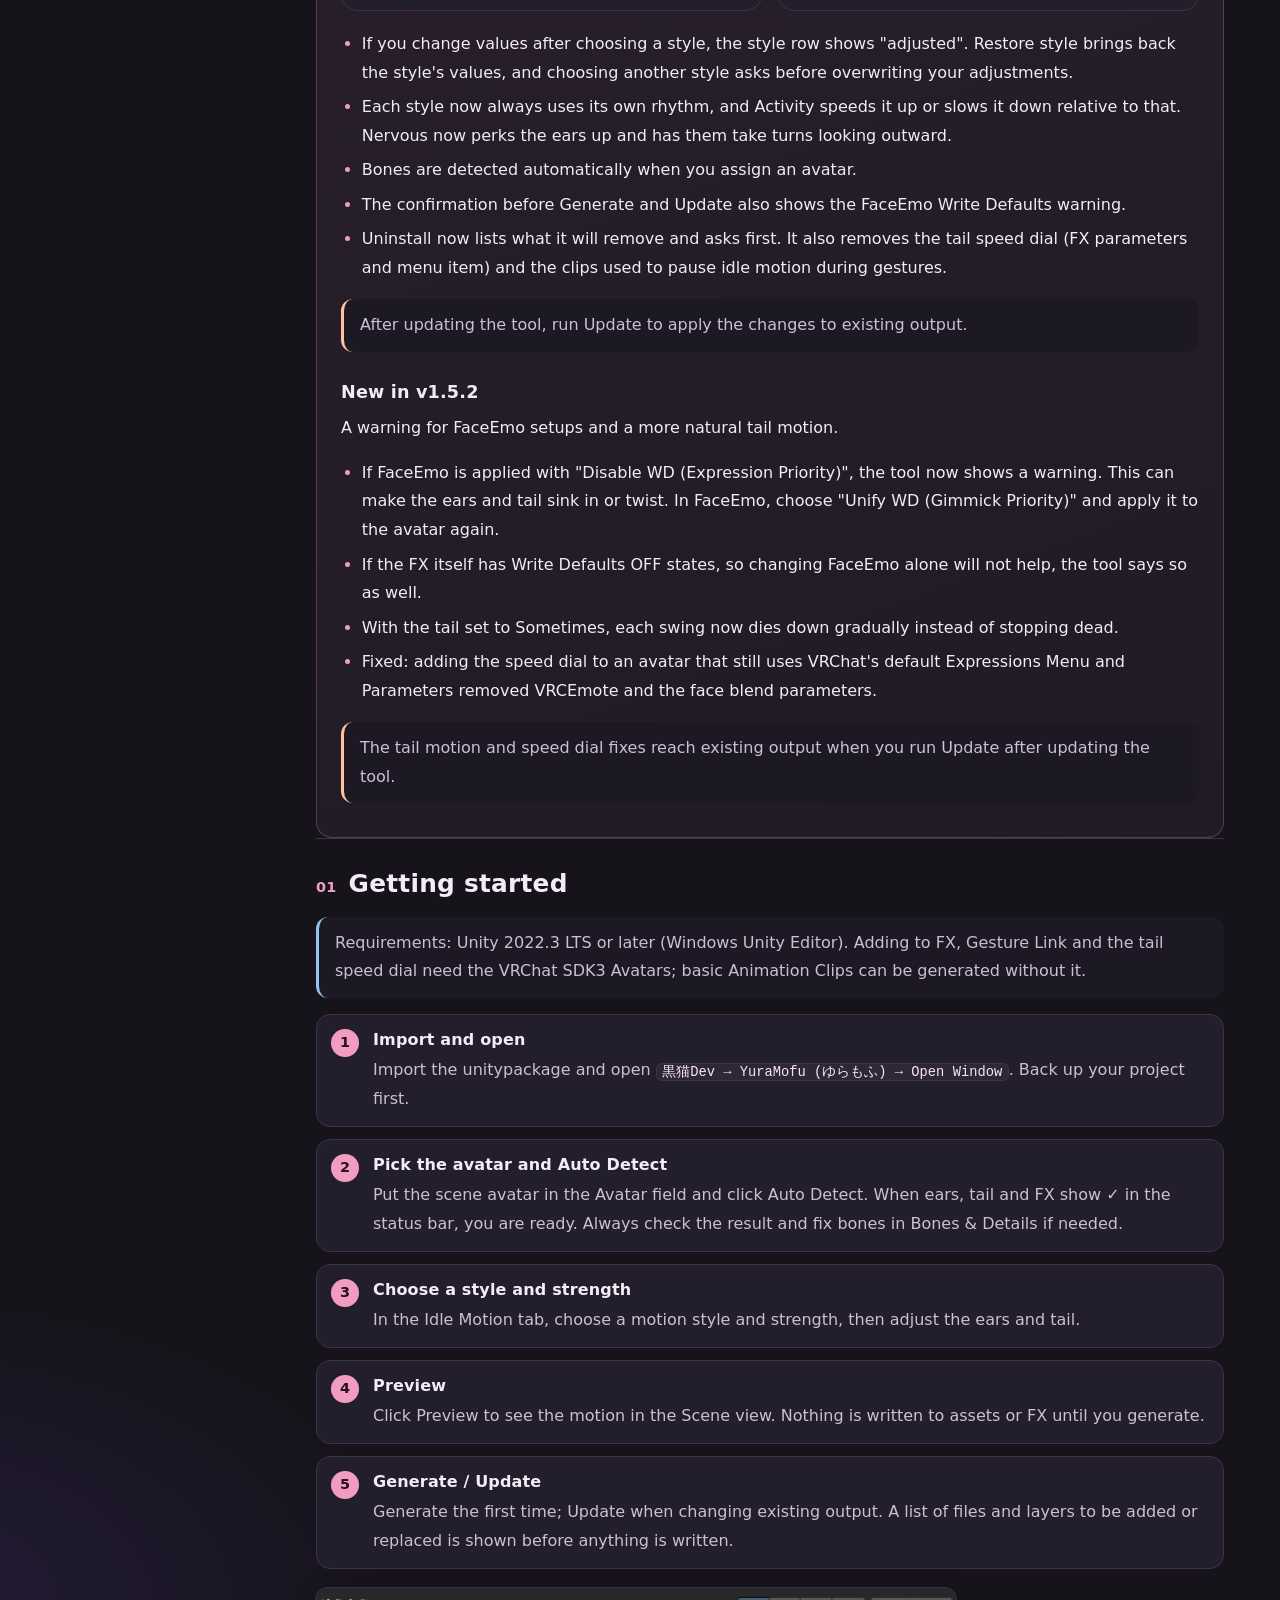
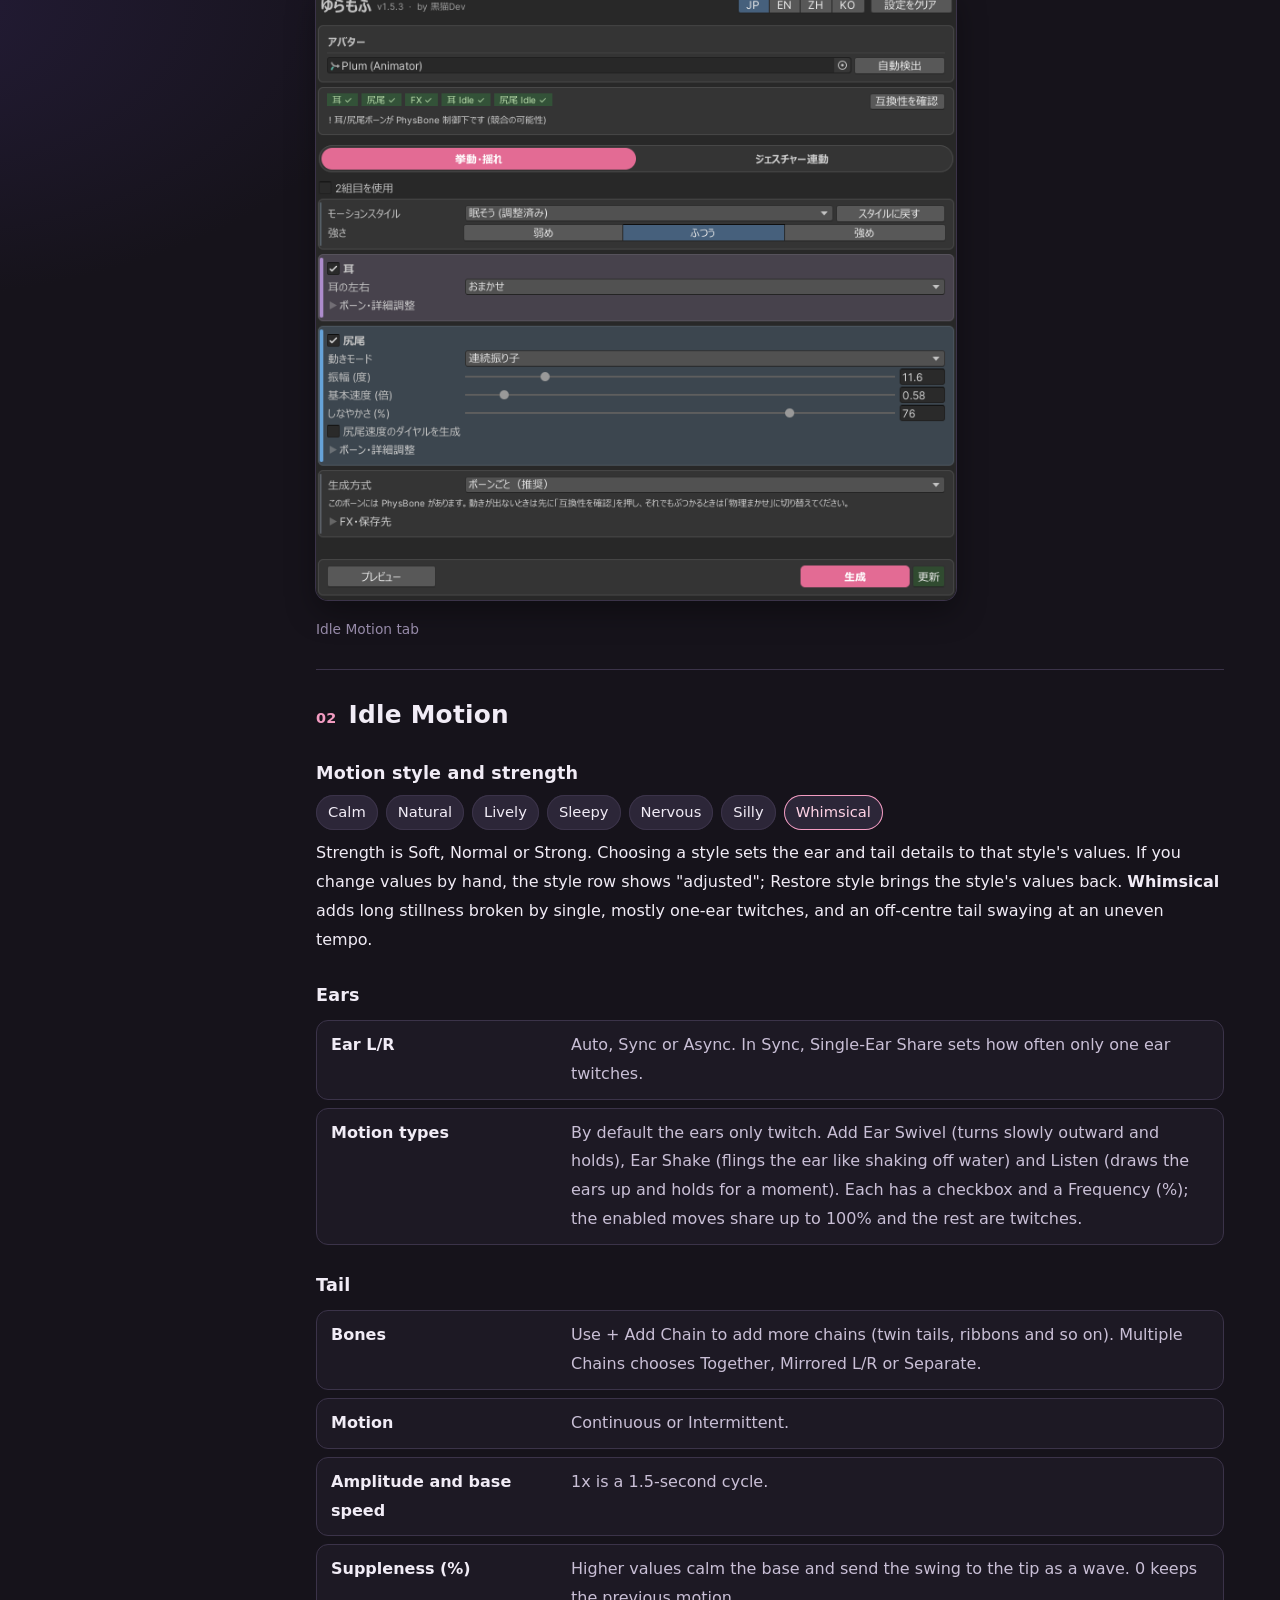
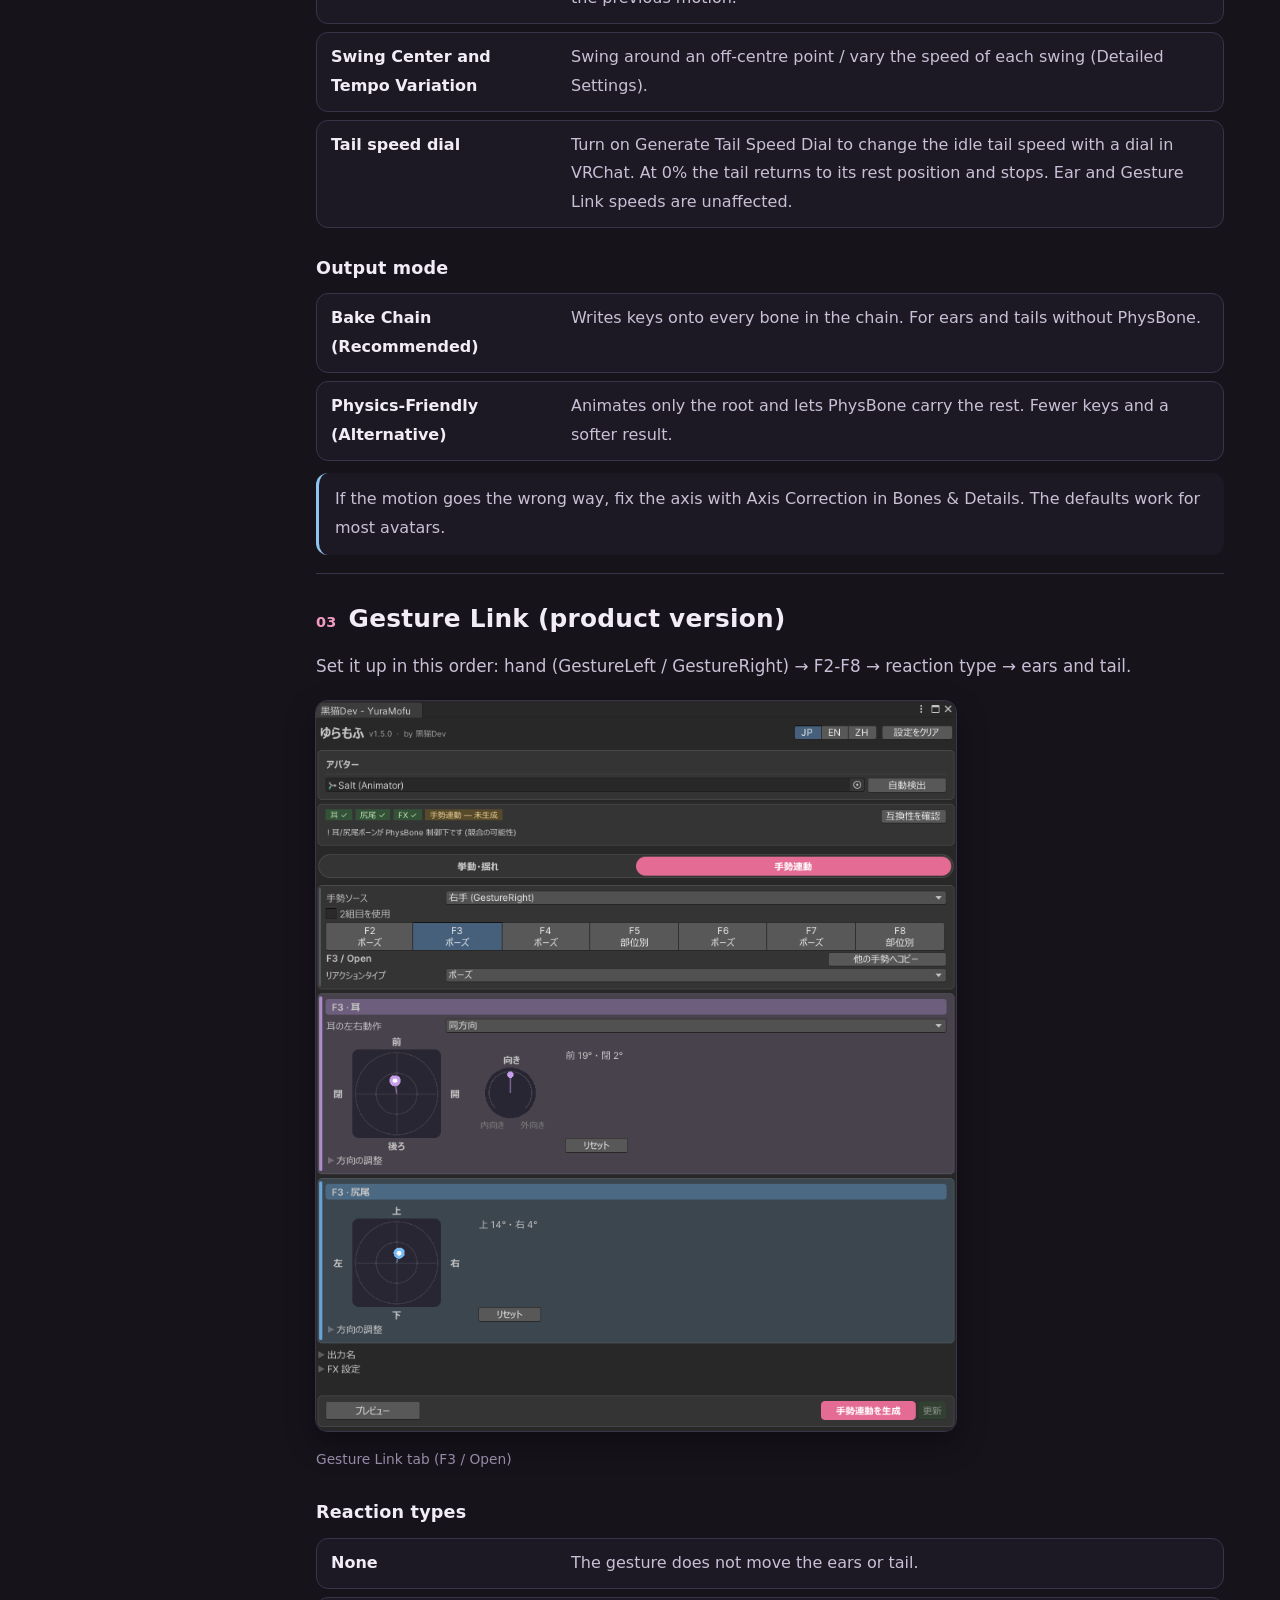
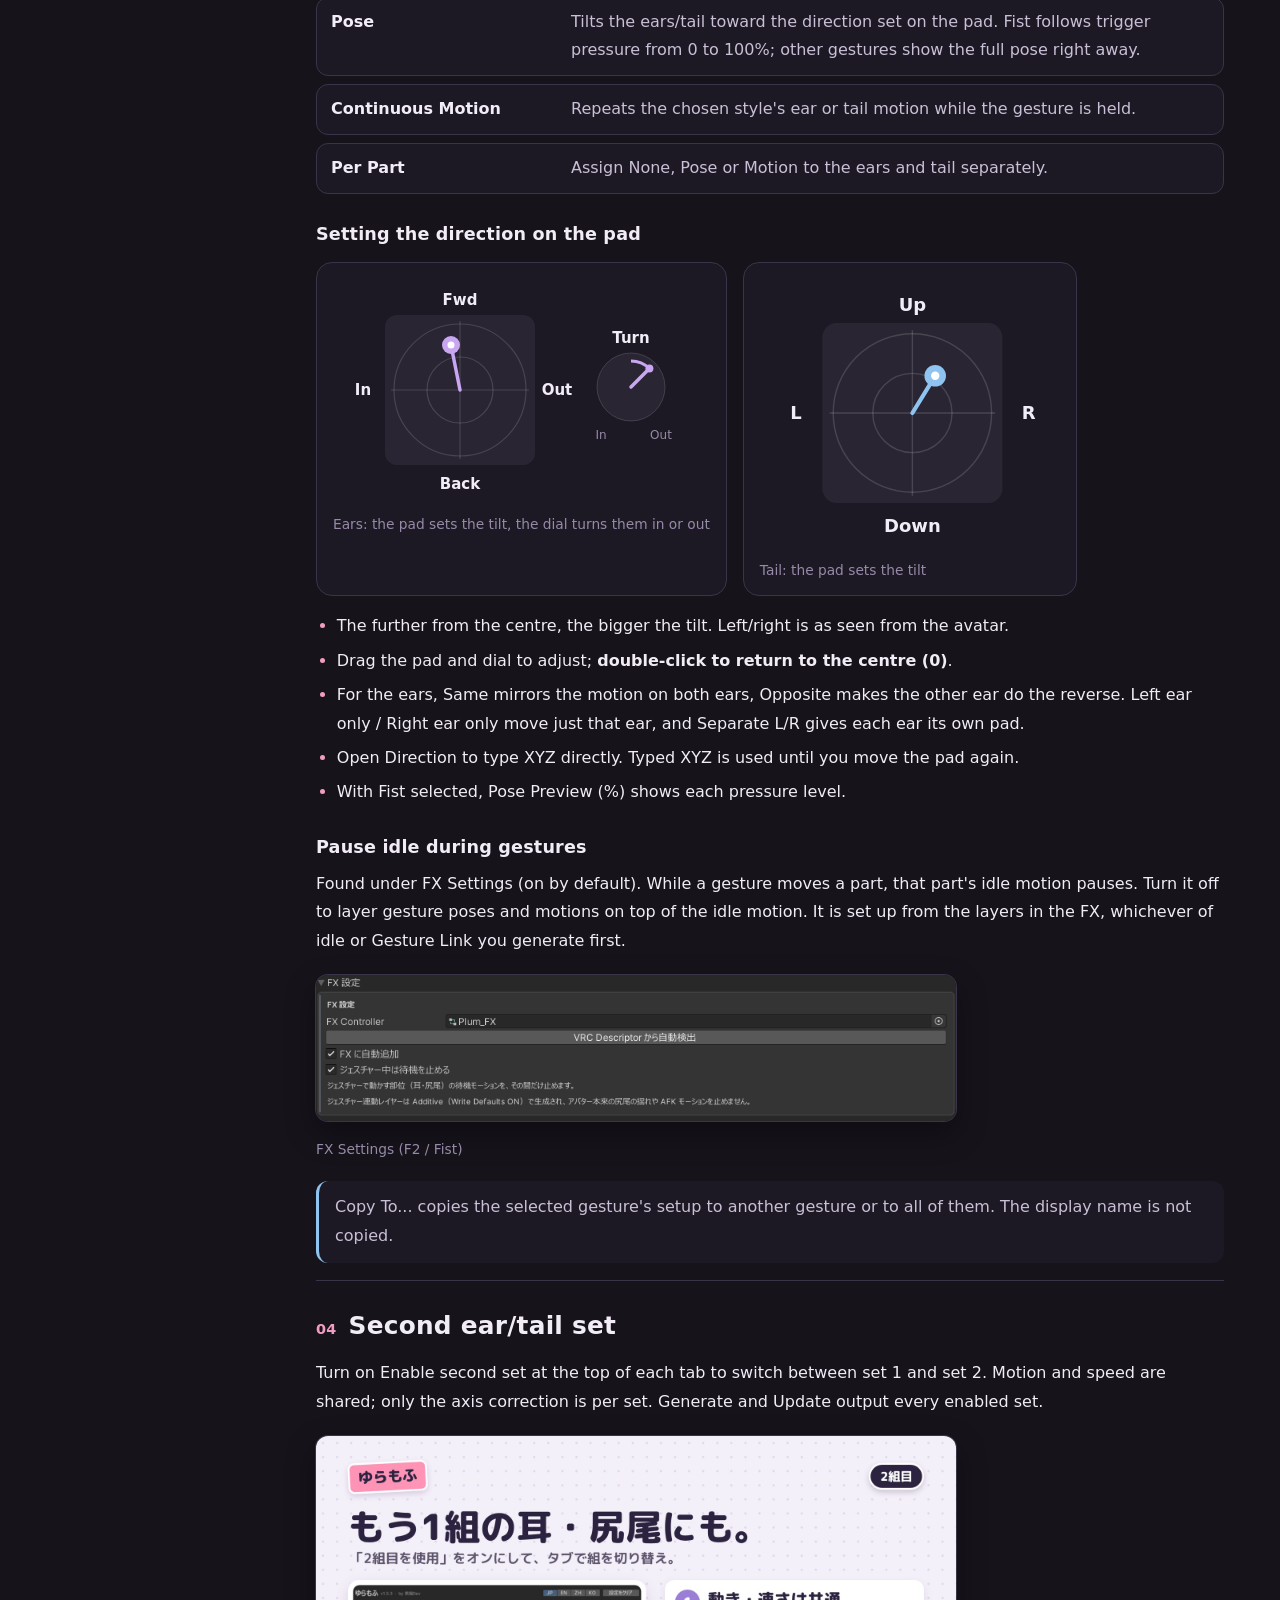
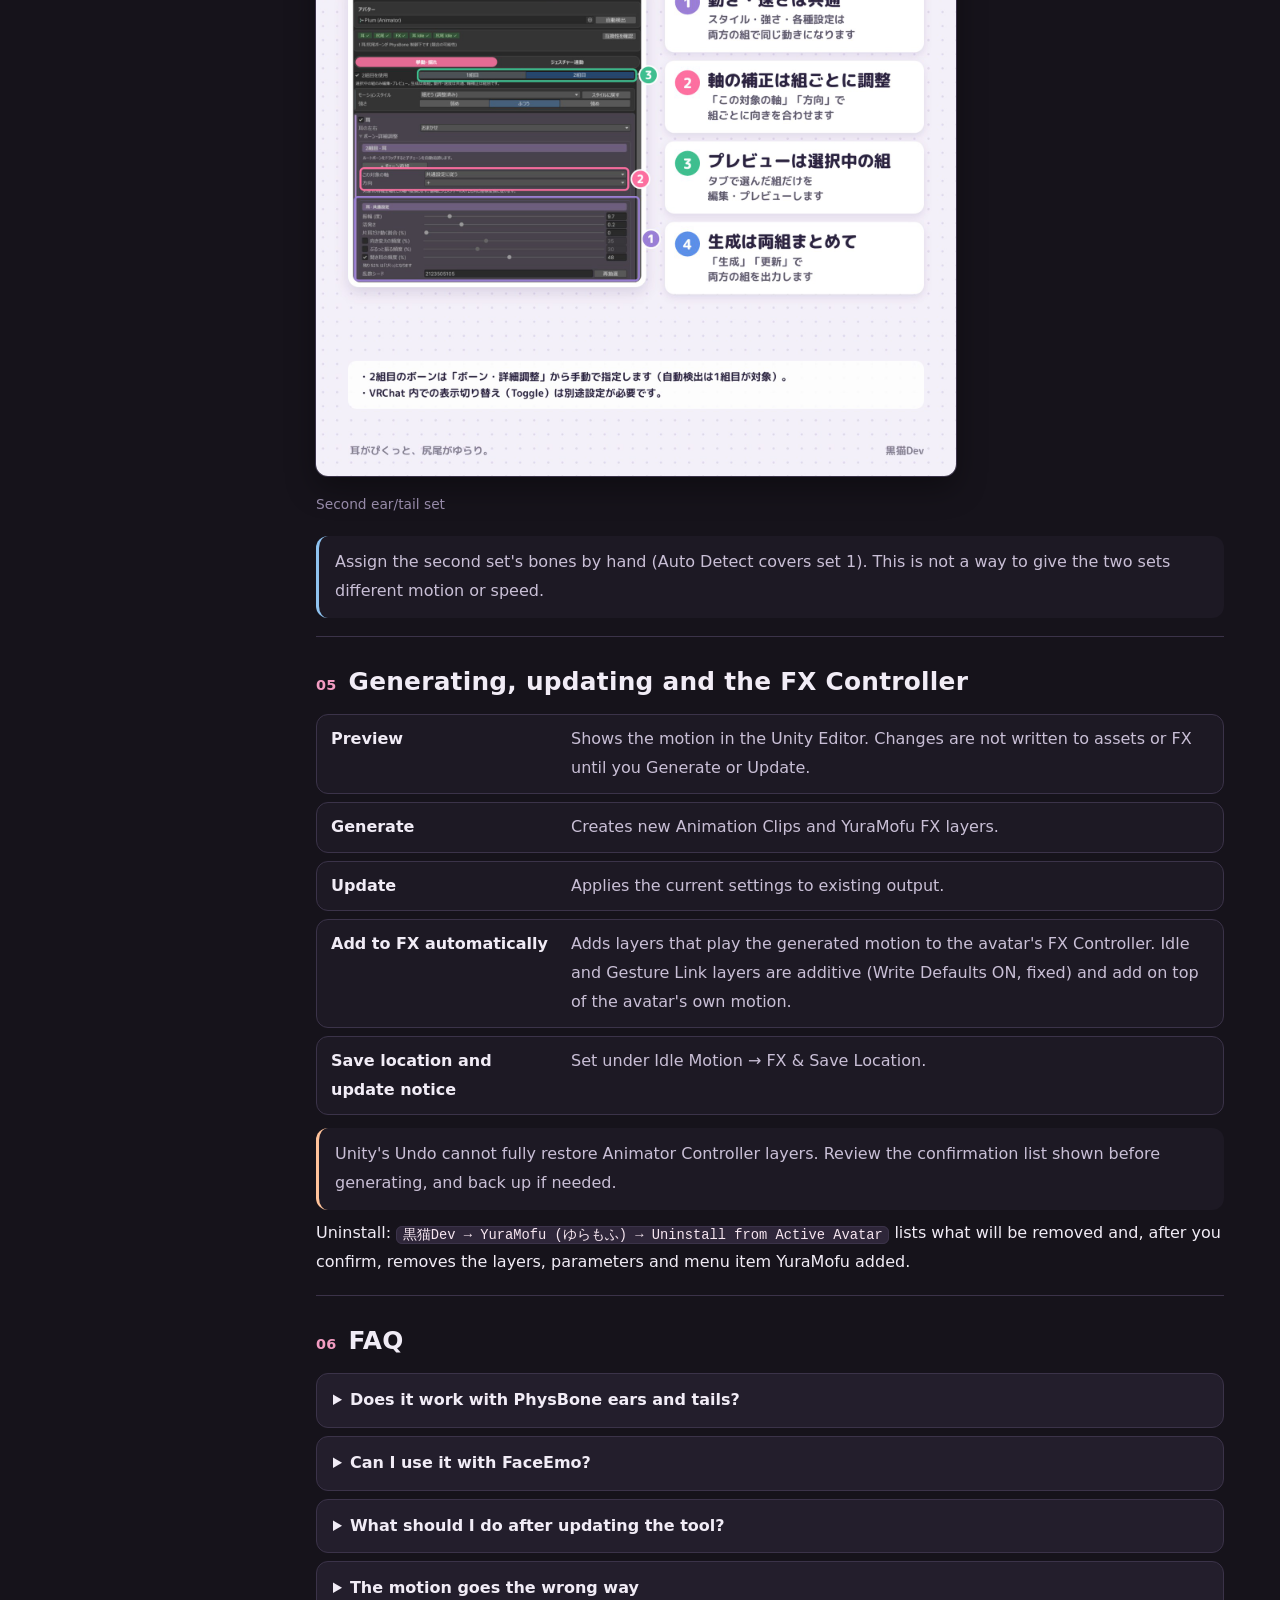
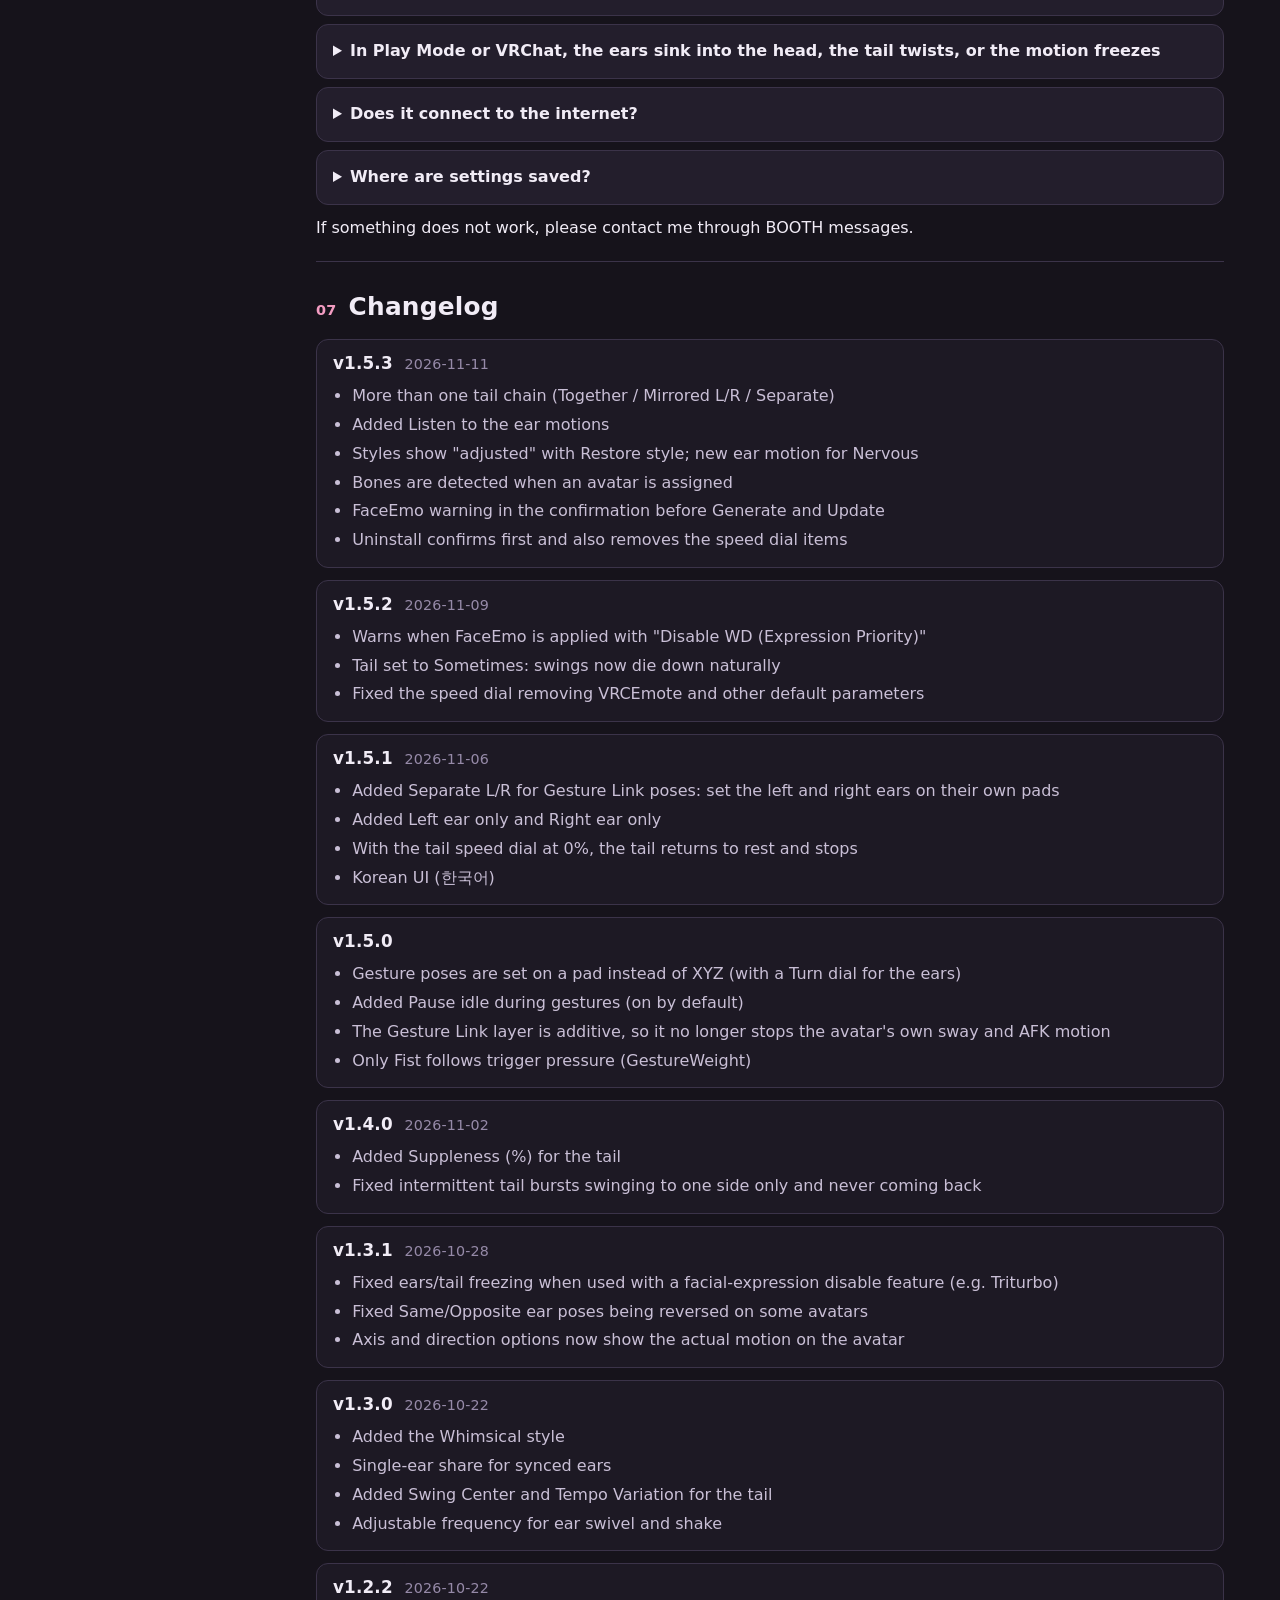
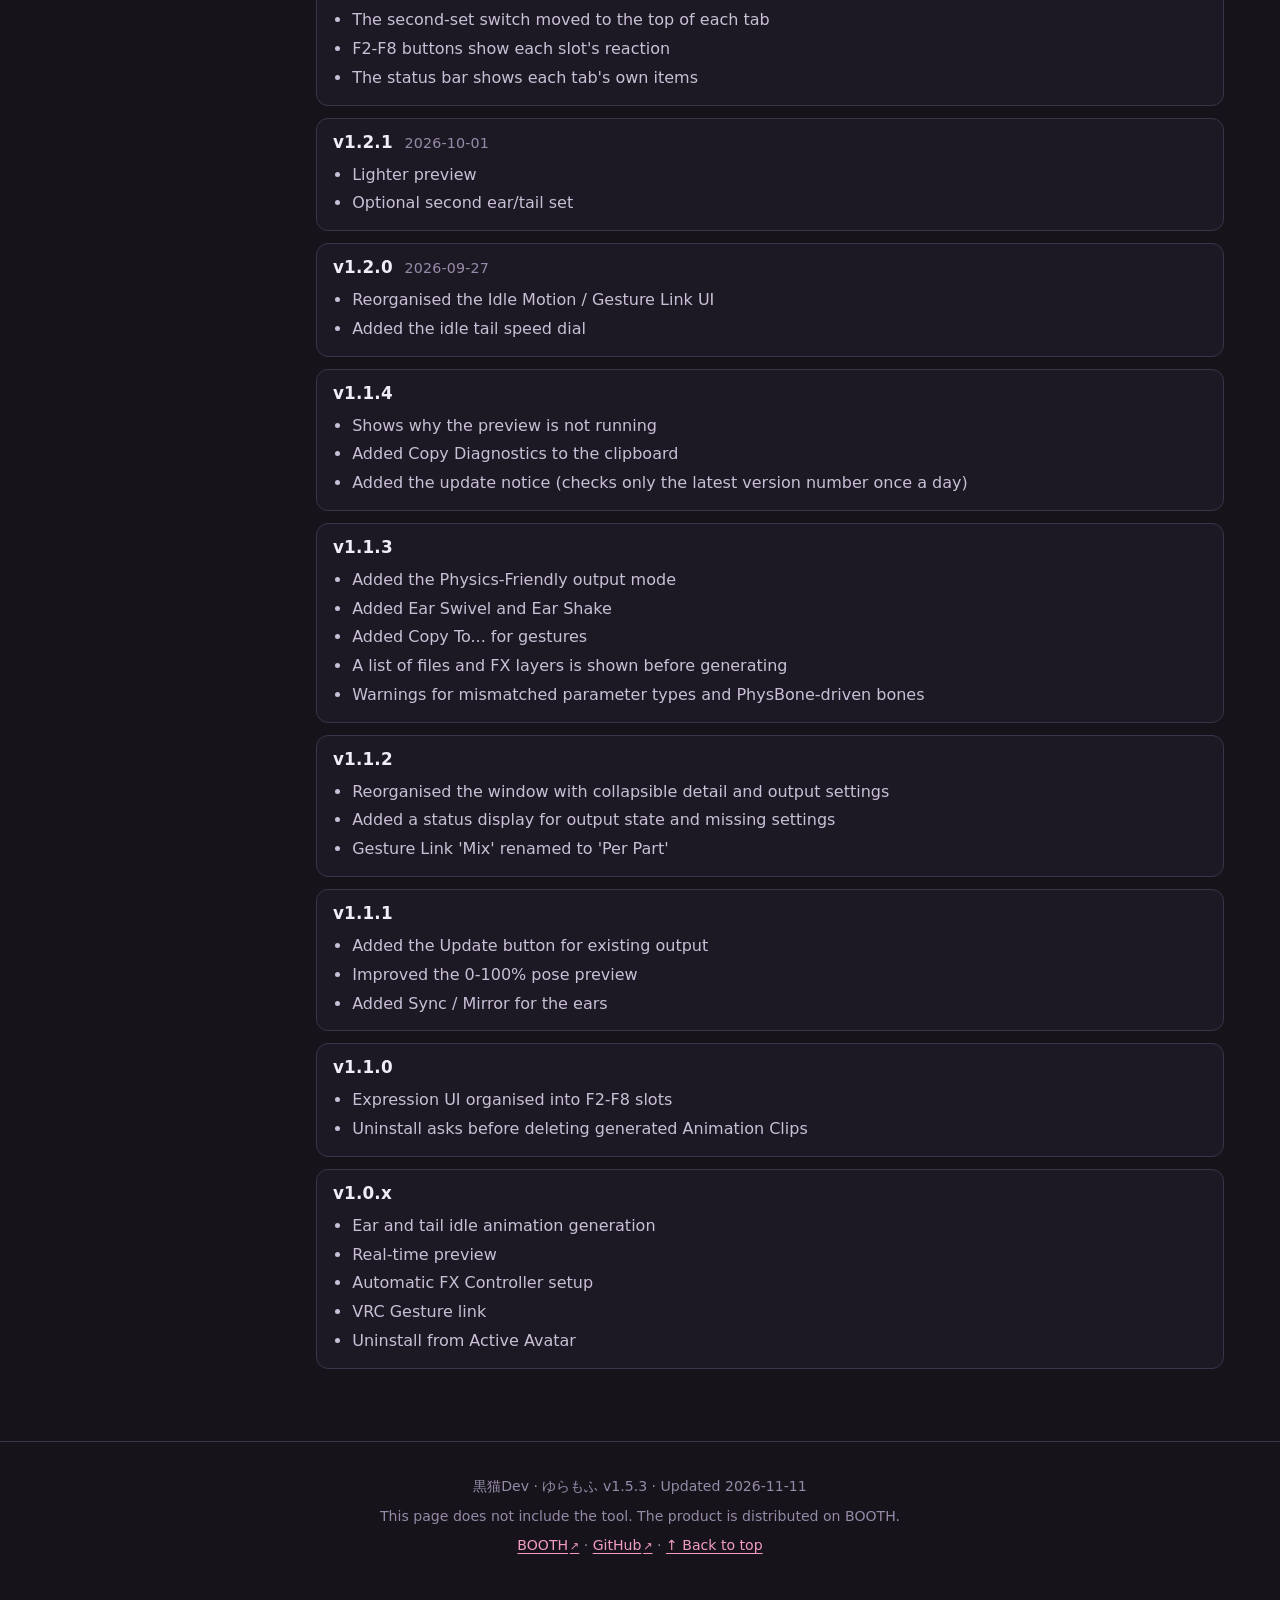
<file: en.html>
<!doctype html>
<html lang="en">
<head>
<meta charset="utf-8">
<meta name="viewport" content="width=device-width,initial-scale=1">
<title>YuraMofu User Guide</title>
<meta name="description" content="User guide for YuraMofu, an ear and tail animation generator for VRChat avatars.">
<meta name="color-scheme" content="dark">
<meta property="og:title" content="YuraMofu User Guide">
<meta property="og:description" content="User guide for YuraMofu, an ear and tail animation generator for VRChat avatars.">
<meta property="og:image" content="https://kuroneko11375.github.io/yuramofu-guide/assets/v150/main.jpg">
<meta property="og:url" content="https://kuroneko11375.github.io/yuramofu-guide/en.html">
<meta property="og:type" content="website">
<link rel="alternate" hreflang="ja" href="https://kuroneko11375.github.io/yuramofu-guide/">
<link rel="alternate" hreflang="en" href="https://kuroneko11375.github.io/yuramofu-guide/en.html">
<link rel="alternate" hreflang="zh-Hant" href="https://kuroneko11375.github.io/yuramofu-guide/zh.html">
<link rel="alternate" hreflang="ko" href="https://kuroneko11375.github.io/yuramofu-guide/ko.html">
<link rel="icon" href="favicon.svg" type="image/svg+xml">
<link rel="stylesheet" href="site.css">
<script src="gallery.js" defer></script>
</head>
<body id="top">
<a class="skip" href="#main">Skip to content</a>
<header class="bar"><a class="brand" href="#top"><img src="favicon.svg" alt="" width="28" height="28">ゆらもふ <span>v1.5.3</span></a><nav class="langs" aria-label="Language"><a href="index.html" hreflang="ja" lang="ja">日本語</a><a href="en.html" aria-current="page" hreflang="en" lang="en">English</a><a href="zh.html" hreflang="zh-Hant" lang="zh-Hant">繁體中文</a><a href="ko.html" hreflang="ko" lang="ko">한국어</a></nav></header>
<div class="hero">
<div class="hero-copy"><p class="eyebrow">YURAMOFU · USER GUIDE</p><h1>A twitch of the ears,<br>a sway of the tail.</h1><p class="lead">YuraMofu is a Unity Editor extension that builds idle and gesture-linked animations from your avatar's ear and tail bones. Check everything in the preview, then generate — it can add the layers to your FX Controller for you.</p>
<div class="buttons"><a class="btn" href="#start">Getting started</a><a class="btn ghost" href="https://booth.pm/ja/items/8229167" target="_blank" rel="noopener">BOOTH product page ↗</a></div>
<p class="badge">Covers product version v1.5.3</p></div>
<a class="hero-art zoom" href="assets/v150/main.jpg" data-caption="YuraMofu main image"><img src="assets/v150/main.jpg" alt="YuraMofu main image" width="1024" height="1024" fetchpriority="high"></a></div>
<div class="layout">
<nav class="toc" aria-label="Contents"><p>Contents</p><ol><li><a href="#new"><span class="num">★</span>New in v1.5.3</a></li><li><a href="#start"><span class="num">01</span>Getting started</a></li><li><a href="#idle"><span class="num">02</span>Idle Motion</a></li><li><a href="#gesture"><span class="num">03</span>Gesture Link</a></li><li><a href="#set2"><span class="num">04</span>Second ear/tail set</a></li><li><a href="#output"><span class="num">05</span>Generate & FX</a></li><li><a href="#faq"><span class="num">06</span>FAQ</a></li><li><a href="#log"><span class="num">07</span>Changelog</a></li></ol></nav>
<main id="main">
<section id="new" class="sec new"><h2><span class="num">★</span>New in v1.5.3</h2><p class="lead">The tail can now take more than one bone chain, so twin tails, apron ribbons and other swaying parts can move together.</p>
<figure class="shot "><a class="zoom" href="assets/v150/tail_chains.gif" data-caption="Both apron ribbons driven as one tail (Together / Mirrored L/R / Separate)"><img src="assets/v150/tail_chains.gif" alt="Both apron ribbons driven as one tail (Together / Mirrored L/R / Separate)" width="810" height="378" loading="lazy" decoding="async"></a><figcaption>Both apron ribbons driven as one tail (Together / Mirrored L/R / Separate)</figcaption></figure>
<div class="cards"><article class="card"><a class="zoom" href="assets/v150/ui_tail_chains.png" data-caption="More tail chains"><img src="assets/v150/ui_tail_chains.png" alt="More tail chains" width="704" height="372" loading="lazy" decoding="async"></a><h4>More tail chains</h4><p>Add chains with + Add Chain under Bones & Details. Strength, speed and the other settings are shared by every chain. With two or more, Multiple Chains chooses how they move: <strong>Together</strong> (same direction), <strong>Mirrored L/R</strong> (mirror image of the first) or <strong>Separate</strong> (own timing).</p></article><article class="card"><a class="zoom" href="assets/v150/ui_ear_listen.png" data-caption="Listen"><img src="assets/v150/ui_ear_listen.png" alt="Listen" width="676" height="190" loading="lazy" decoding="async"></a><h4>Listen</h4><p>Now and then the ears draw up, hold for a moment and settle, as if listening for something. Set it like Swivel and Shake, with the checkbox and Frequency (%). The enabled moves share up to 100%; the rest are twitches.</p></article></div>
<ul class="list"><li>If you change values after choosing a style, the style row shows "adjusted". Restore style brings back the style's values, and choosing another style asks before overwriting your adjustments.</li><li>Each style now always uses its own rhythm, and Activity speeds it up or slows it down relative to that. Nervous now perks the ears up and has them take turns looking outward.</li><li>Bones are detected automatically when you assign an avatar.</li><li>The confirmation before Generate and Update also shows the FaceEmo Write Defaults warning.</li><li>Uninstall now lists what it will remove and asks first. It also removes the tail speed dial (FX parameters and menu item) and the clips used to pause idle motion during gestures.</li></ul>
<p class="note warn">After updating the tool, run Update to apply the changes to existing output.</p>
<h3>New in v1.5.2</h3>
<p>A warning for FaceEmo setups and a more natural tail motion.</p>
<ul class="list"><li>If FaceEmo is applied with "Disable WD (Expression Priority)", the tool now shows a warning. This can make the ears and tail sink in or twist. In FaceEmo, choose "Unify WD (Gimmick Priority)" and apply it to the avatar again.</li><li>If the FX itself has Write Defaults OFF states, so changing FaceEmo alone will not help, the tool says so as well.</li><li>With the tail set to Sometimes, each swing now dies down gradually instead of stopping dead.</li><li>Fixed: adding the speed dial to an avatar that still uses VRChat's default Expressions Menu and Parameters removed VRCEmote and the face blend parameters.</li></ul>
<p class="note warn">The tail motion and speed dial fixes reach existing output when you run Update after updating the tool.</p></section>
<section id="start" class="sec"><h2><span class="num">01</span>Getting started</h2><p class="note">Requirements: Unity 2022.3 LTS or later (Windows Unity Editor). Adding to FX, Gesture Link and the tail speed dial need the VRChat SDK3 Avatars; basic Animation Clips can be generated without it.</p>
<ol class="steps"><li><h4>Import and open</h4><p>Import the unitypackage and open <code>黒猫Dev → YuraMofu (ゆらもふ) → Open Window</code>. Back up your project first.</p></li><li><h4>Pick the avatar and Auto Detect</h4><p>Put the scene avatar in the Avatar field and click Auto Detect. When ears, tail and FX show ✓ in the status bar, you are ready. Always check the result and fix bones in Bones & Details if needed.</p></li><li><h4>Choose a style and strength</h4><p>In the Idle Motion tab, choose a motion style and strength, then adjust the ears and tail.</p></li><li><h4>Preview</h4><p>Click Preview to see the motion in the Scene view. Nothing is written to assets or FX until you generate.</p></li><li><h4>Generate / Update</h4><p>Generate the first time; Update when changing existing output. A list of files and layers to be added or replaced is shown before anything is written.</p></li></ol>
<figure class="shot "><a class="zoom" href="assets/v150/ui_idle.png" data-caption="Idle Motion tab"><img src="assets/v150/ui_idle.png" alt="Idle Motion tab" width="704" height="674" loading="lazy" decoding="async"></a><figcaption>Idle Motion tab</figcaption></figure></section>
<section id="idle" class="sec"><h2><span class="num">02</span>Idle Motion</h2><h3>Motion style and strength</h3>
<ul class="chips"><li>Calm</li><li>Natural</li><li>Lively</li><li>Sleepy</li><li>Nervous</li><li>Silly</li><li>Whimsical</li></ul>
<p>Strength is Soft, Normal or Strong. Choosing a style sets the ear and tail details to that style's values. If you change values by hand, the style row shows "adjusted"; Restore style brings the style's values back. <strong>Whimsical</strong> adds long stillness broken by single, mostly one-ear twitches, and an off-centre tail swaying at an uneven tempo.</p>
<h3>Ears</h3>
<dl class="terms"><div><dt>Ear L/R</dt><dd>Auto, Sync or Async. In Sync, Single-Ear Share sets how often only one ear twitches.</dd></div><div><dt>Motion types</dt><dd>By default the ears only twitch. Add Ear Swivel (turns slowly outward and holds), Ear Shake (flings the ear like shaking off water) and Listen (draws the ears up and holds for a moment). Each has a checkbox and a Frequency (%); the enabled moves share up to 100% and the rest are twitches.</dd></div></dl>
<h3>Tail</h3>
<dl class="terms"><div><dt>Bones</dt><dd>Use + Add Chain to add more chains (twin tails, ribbons and so on). Multiple Chains chooses Together, Mirrored L/R or Separate.</dd></div><div><dt>Motion</dt><dd>Continuous or Intermittent.</dd></div><div><dt>Amplitude and base speed</dt><dd>1x is a 1.5-second cycle.</dd></div><div><dt>Suppleness (%)</dt><dd>Higher values calm the base and send the swing to the tip as a wave. 0 keeps the previous motion.</dd></div><div><dt>Swing Center and Tempo Variation</dt><dd>Swing around an off-centre point / vary the speed of each swing (Detailed Settings).</dd></div><div><dt>Tail speed dial</dt><dd>Turn on Generate Tail Speed Dial to change the idle tail speed with a dial in VRChat. At 0% the tail returns to its rest position and stops. Ear and Gesture Link speeds are unaffected.</dd></div></dl>
<h3>Output mode</h3>
<dl class="terms"><div><dt>Bake Chain (Recommended)</dt><dd>Writes keys onto every bone in the chain. For ears and tails without PhysBone.</dd></div><div><dt>Physics-Friendly (Alternative)</dt><dd>Animates only the root and lets PhysBone carry the rest. Fewer keys and a softer result.</dd></div></dl>
<p class="note">If the motion goes the wrong way, fix the axis with Axis Correction in Bones & Details. The defaults work for most avatars.</p></section>
<section id="gesture" class="sec"><h2><span class="num">03</span>Gesture Link (product version)</h2><p class="lead">Set it up in this order: hand (GestureLeft / GestureRight) → F2-F8 → reaction type → ears and tail.</p>
<figure class="shot "><a class="zoom" href="assets/v150/ui_gesture.png" data-caption="Gesture Link tab (F3 / Open)"><img src="assets/v150/ui_gesture.png" alt="Gesture Link tab (F3 / Open)" width="810" height="924" loading="lazy" decoding="async"></a><figcaption>Gesture Link tab (F3 / Open)</figcaption></figure>
<h3>Reaction types</h3>
<dl class="terms"><div><dt>None</dt><dd>The gesture does not move the ears or tail.</dd></div><div><dt>Pose</dt><dd>Tilts the ears/tail toward the direction set on the pad. Fist follows trigger pressure from 0 to 100%; other gestures show the full pose right away.</dd></div><div><dt>Continuous Motion</dt><dd>Repeats the chosen style's ear or tail motion while the gesture is held.</dd></div><div><dt>Per Part</dt><dd>Assign None, Pose or Motion to the ears and tail separately.</dd></div></dl>
<h3>Setting the direction on the pad</h3>
<div class="pads"><figure class="pad"><svg viewBox="0 0 350 230" role="img" aria-label="Ears: the pad sets the tilt, the dial turns them in or out">
<rect x="52" y="40" width="150" height="150" rx="12" class="face"/>
<circle cx="127" cy="115" r="66" class="ring"/><circle cx="127" cy="115" r="33" class="ring"/>
<line x1="58" y1="115" x2="196" y2="115" class="ring"/><line x1="127" y1="46" x2="127" y2="184" class="ring"/>
<line x1="127" y1="115" x2="118" y2="70" style="stroke:var(--ear)" class="hand"/><circle cx="118" cy="70" r="9" style="fill:var(--ear)"/><circle cx="118" cy="70" r="3.5" fill="#fff"/>
<text x="127" y="30" class="lbl b">Fwd</text><text x="127" y="214" class="lbl b">Back</text>
<text x="30" y="120" class="lbl b">In</text><text x="224" y="120" class="lbl b">Out</text>
<g transform="translate(298 112)">
<circle r="34" class="dial"/><path d="M0 -26 A26 26 0 0 1 18.4 -18.4" class="arc" style="stroke:var(--ear)"/>
<line x1="0" y1="0" x2="18.4" y2="-18.4" style="stroke:var(--ear)" class="hand"/><circle cx="18.4" cy="-18.4" r="4" style="fill:var(--ear)"/>
<text y="-44" class="lbl b">Turn</text><text x="-30" y="52" class="lbl s">In</text><text x="30" y="52" class="lbl s">Out</text></g></svg><figcaption>Ears: the pad sets the tilt, the dial turns them in or out</figcaption></figure><figure class="pad"><svg viewBox="0 0 250 230" role="img" aria-label="Tail: the pad sets the tilt">
<rect x="52" y="40" width="150" height="150" rx="12" class="face"/>
<circle cx="127" cy="115" r="66" class="ring"/><circle cx="127" cy="115" r="33" class="ring"/>
<line x1="58" y1="115" x2="196" y2="115" class="ring"/><line x1="127" y1="46" x2="127" y2="184" class="ring"/>
<line x1="127" y1="115" x2="146" y2="84" style="stroke:var(--tail)" class="hand"/><circle cx="146" cy="84" r="9" style="fill:var(--tail)"/><circle cx="146" cy="84" r="3.5" fill="#fff"/>
<text x="127" y="30" class="lbl b">Up</text><text x="127" y="214" class="lbl b">Down</text>
<text x="30" y="120" class="lbl b">L</text><text x="224" y="120" class="lbl b">R</text>
</svg><figcaption>Tail: the pad sets the tilt</figcaption></figure></div>
<ul class="list"><li>The further from the centre, the bigger the tilt. Left/right is as seen from the avatar.</li><li>Drag the pad and dial to adjust; <strong>double-click to return to the centre (0)</strong>.</li><li>For the ears, Same mirrors the motion on both ears, Opposite makes the other ear do the reverse. Left ear only / Right ear only move just that ear, and Separate L/R gives each ear its own pad.</li><li>Open Direction to type XYZ directly. Typed XYZ is used until you move the pad again.</li><li>With Fist selected, Pose Preview (%) shows each pressure level.</li></ul>
<h3>Pause idle during gestures</h3>
<p>Found under FX Settings (on by default). While a gesture moves a part, that part's idle motion pauses. Turn it off to layer gesture poses and motions on top of the idle motion. It is set up from the layers in the FX, whichever of idle or Gesture Link you generate first.</p>
<figure class="shot "><a class="zoom" href="assets/v150/ui_fx.png" data-caption="FX Settings (F2 / Fist)"><img src="assets/v150/ui_fx.png" alt="FX Settings (F2 / Fist)" width="810" height="184" loading="lazy" decoding="async"></a><figcaption>FX Settings (F2 / Fist)</figcaption></figure>
<p class="note">Copy To... copies the selected gesture's setup to another gesture or to all of them. The display name is not copied.</p></section>
<section id="set2" class="sec"><h2><span class="num">04</span>Second ear/tail set</h2><p>Turn on Enable second set at the top of each tab to switch between set 1 and set 2. Motion and speed are shared; only the axis correction is per set. Generate and Update output every enabled set.</p>
<figure class="shot "><a class="zoom" href="assets/v150/set2.jpg" data-caption="Second ear/tail set"><img src="assets/v150/set2.jpg" alt="Second ear/tail set" width="1600" height="1600" loading="lazy" decoding="async"></a><figcaption>Second ear/tail set</figcaption></figure>
<p class="note">Assign the second set's bones by hand (Auto Detect covers set 1). This is not a way to give the two sets different motion or speed.</p></section>
<section id="output" class="sec"><h2><span class="num">05</span>Generating, updating and the FX Controller</h2><dl class="terms"><div><dt>Preview</dt><dd>Shows the motion in the Unity Editor. Changes are not written to assets or FX until you Generate or Update.</dd></div><div><dt>Generate</dt><dd>Creates new Animation Clips and YuraMofu FX layers.</dd></div><div><dt>Update</dt><dd>Applies the current settings to existing output.</dd></div><div><dt>Add to FX automatically</dt><dd>Adds layers that play the generated motion to the avatar's FX Controller. Idle and Gesture Link layers are additive (Write Defaults ON, fixed) and add on top of the avatar's own motion.</dd></div><div><dt>Save location and update notice</dt><dd>Set under Idle Motion → FX & Save Location.</dd></div></dl>
<p class="note warn">Unity's Undo cannot fully restore Animator Controller layers. Review the confirmation list shown before generating, and back up if needed.</p>
<p>Uninstall: <code>黒猫Dev → YuraMofu (ゆらもふ) → Uninstall from Active Avatar</code> lists what will be removed and, after you confirm, removes the layers, parameters and menu item YuraMofu added.</p></section>
<section id="faq" class="sec"><h2><span class="num">06</span>FAQ</h2><details><summary>Does it work with PhysBone ears and tails?</summary><p>Yes. Use Check compatibility in the status bar to check Is Animated and more. To leave the sway to PhysBone, use the Physics-Friendly output mode.</p></details><details><summary>Can I use it with FaceEmo?</summary><p>Generate FaceEmo first, then YuraMofu. Regenerating FaceEmo rebuilds the FX, so point YuraMofu at the new FX and regenerate it too.</p></details><details><summary>What should I do after updating the tool?</summary><p>Run Update after importing to apply fixes to existing output. If some output is missing, run Generate.</p></details><details><summary>The motion goes the wrong way</summary><p>For idle motion, use Axis Correction in Bones & Details. For gesture poses, set the direction on the pad.</p></details><details><summary>In Play Mode or VRChat, the ears sink into the head, the tail twists, or the motion freezes</summary><p>This happens when the FX mixes Write Defaults ON and OFF. It is often caused by FaceEmo or a face tracking expression-disable feature (such as Triturbo add-ons), and it breaks the idle motion, which needs Write Defaults ON. Changing bones or directions will not fix it. Temporarily remove the likely gimmick, check in Play Mode, and make Write Defaults consistent across the FX. With FaceEmo, do this first, then generate FaceEmo and then YuraMofu. If it still does not work, please send the result of <code>黒猫Dev → YuraMofu (ゆらもふ) → Copy Diagnostics</code> through BOOTH messages.</p></details><details><summary>Does it connect to the internet?</summary><p>Once a day it checks for the latest version only. No project or avatar information is sent. You can turn it off under FX & Save Location, and it works offline.</p></details><details><summary>Where are settings saved?</summary><p>The window keeps the last set of settings per project. Clear Settings resets them (generated animations and layers are not deleted).</p></details>
<p>If something does not work, please contact me through BOOTH messages.</p></section>
<section id="log" class="sec"><h2><span class="num">07</span>Changelog</h2><div class="log"><article><h3>v1.5.3 <span>2026-11-11</span></h3><ul><li>More than one tail chain (Together / Mirrored L/R / Separate)</li><li>Added Listen to the ear motions</li><li>Styles show "adjusted" with Restore style; new ear motion for Nervous</li><li>Bones are detected when an avatar is assigned</li><li>FaceEmo warning in the confirmation before Generate and Update</li><li>Uninstall confirms first and also removes the speed dial items</li></ul></article><article><h3>v1.5.2 <span>2026-11-09</span></h3><ul><li>Warns when FaceEmo is applied with "Disable WD (Expression Priority)"</li><li>Tail set to Sometimes: swings now die down naturally</li><li>Fixed the speed dial removing VRCEmote and other default parameters</li></ul></article><article><h3>v1.5.1 <span>2026-11-06</span></h3><ul><li>Added Separate L/R for Gesture Link poses: set the left and right ears on their own pads</li><li>Added Left ear only and Right ear only</li><li>With the tail speed dial at 0%, the tail returns to rest and stops</li><li>Korean UI (한국어)</li></ul></article><article><h3>v1.5.0</h3><ul><li>Gesture poses are set on a pad instead of XYZ (with a Turn dial for the ears)</li><li>Added Pause idle during gestures (on by default)</li><li>The Gesture Link layer is additive, so it no longer stops the avatar's own sway and AFK motion</li><li>Only Fist follows trigger pressure (GestureWeight)</li></ul></article><article><h3>v1.4.0 <span>2026-11-02</span></h3><ul><li>Added Suppleness (%) for the tail</li><li>Fixed intermittent tail bursts swinging to one side only and never coming back</li></ul></article><article><h3>v1.3.1 <span>2026-10-28</span></h3><ul><li>Fixed ears/tail freezing when used with a facial-expression disable feature (e.g. Triturbo)</li><li>Fixed Same/Opposite ear poses being reversed on some avatars</li><li>Axis and direction options now show the actual motion on the avatar</li></ul></article><article><h3>v1.3.0 <span>2026-10-22</span></h3><ul><li>Added the Whimsical style</li><li>Single-ear share for synced ears</li><li>Added Swing Center and Tempo Variation for the tail</li><li>Adjustable frequency for ear swivel and shake</li></ul></article><article><h3>v1.2.2 <span>2026-10-22</span></h3><ul><li>The second-set switch moved to the top of each tab</li><li>F2-F8 buttons show each slot's reaction</li><li>The status bar shows each tab's own items</li></ul></article><article><h3>v1.2.1 <span>2026-10-01</span></h3><ul><li>Lighter preview</li><li>Optional second ear/tail set</li></ul></article><article><h3>v1.2.0 <span>2026-09-27</span></h3><ul><li>Reorganised the Idle Motion / Gesture Link UI</li><li>Added the idle tail speed dial</li></ul></article><article><h3>v1.1.4</h3><ul><li>Shows why the preview is not running</li><li>Added Copy Diagnostics to the clipboard</li><li>Added the update notice (checks only the latest version number once a day)</li></ul></article><article><h3>v1.1.3</h3><ul><li>Added the Physics-Friendly output mode</li><li>Added Ear Swivel and Ear Shake</li><li>Added Copy To... for gestures</li><li>A list of files and FX layers is shown before generating</li><li>Warnings for mismatched parameter types and PhysBone-driven bones</li></ul></article><article><h3>v1.1.2</h3><ul><li>Reorganised the window with collapsible detail and output settings</li><li>Added a status display for output state and missing settings</li><li>Gesture Link 'Mix' renamed to 'Per Part'</li></ul></article><article><h3>v1.1.1</h3><ul><li>Added the Update button for existing output</li><li>Improved the 0-100% pose preview</li><li>Added Sync / Mirror for the ears</li></ul></article><article><h3>v1.1.0</h3><ul><li>Expression UI organised into F2-F8 slots</li><li>Uninstall asks before deleting generated Animation Clips</li></ul></article><article><h3>v1.0.x</h3><ul><li>Ear and tail idle animation generation</li><li>Real-time preview</li><li>Automatic FX Controller setup</li><li>VRC Gesture link</li><li>Uninstall from Active Avatar</li></ul></article></div></section>
</main></div>
<footer class="foot"><p>黒猫Dev · ゆらもふ v1.5.3 · Updated 2026-11-11</p><p>This page does not include the tool. The product is distributed on BOOTH.</p>
<p><a href="https://booth.pm/ja/items/8229167" target="_blank" rel="noopener">BOOTH<span class="ext" aria-hidden="true">↗</span></a> · <a href="https://github.com/kuroneko11375/yuramofu-guide" target="_blank" rel="noopener">GitHub<span class="ext" aria-hidden="true">↗</span></a> · <a href="#top">↑ Back to top</a></p></footer>
<dialog id="viewer" aria-label="Enlarge image"><button type="button" class="close" aria-label="Close">×</button><figure><img alt=""><figcaption></figcaption></figure></dialog>
</body>
</html>
</file>
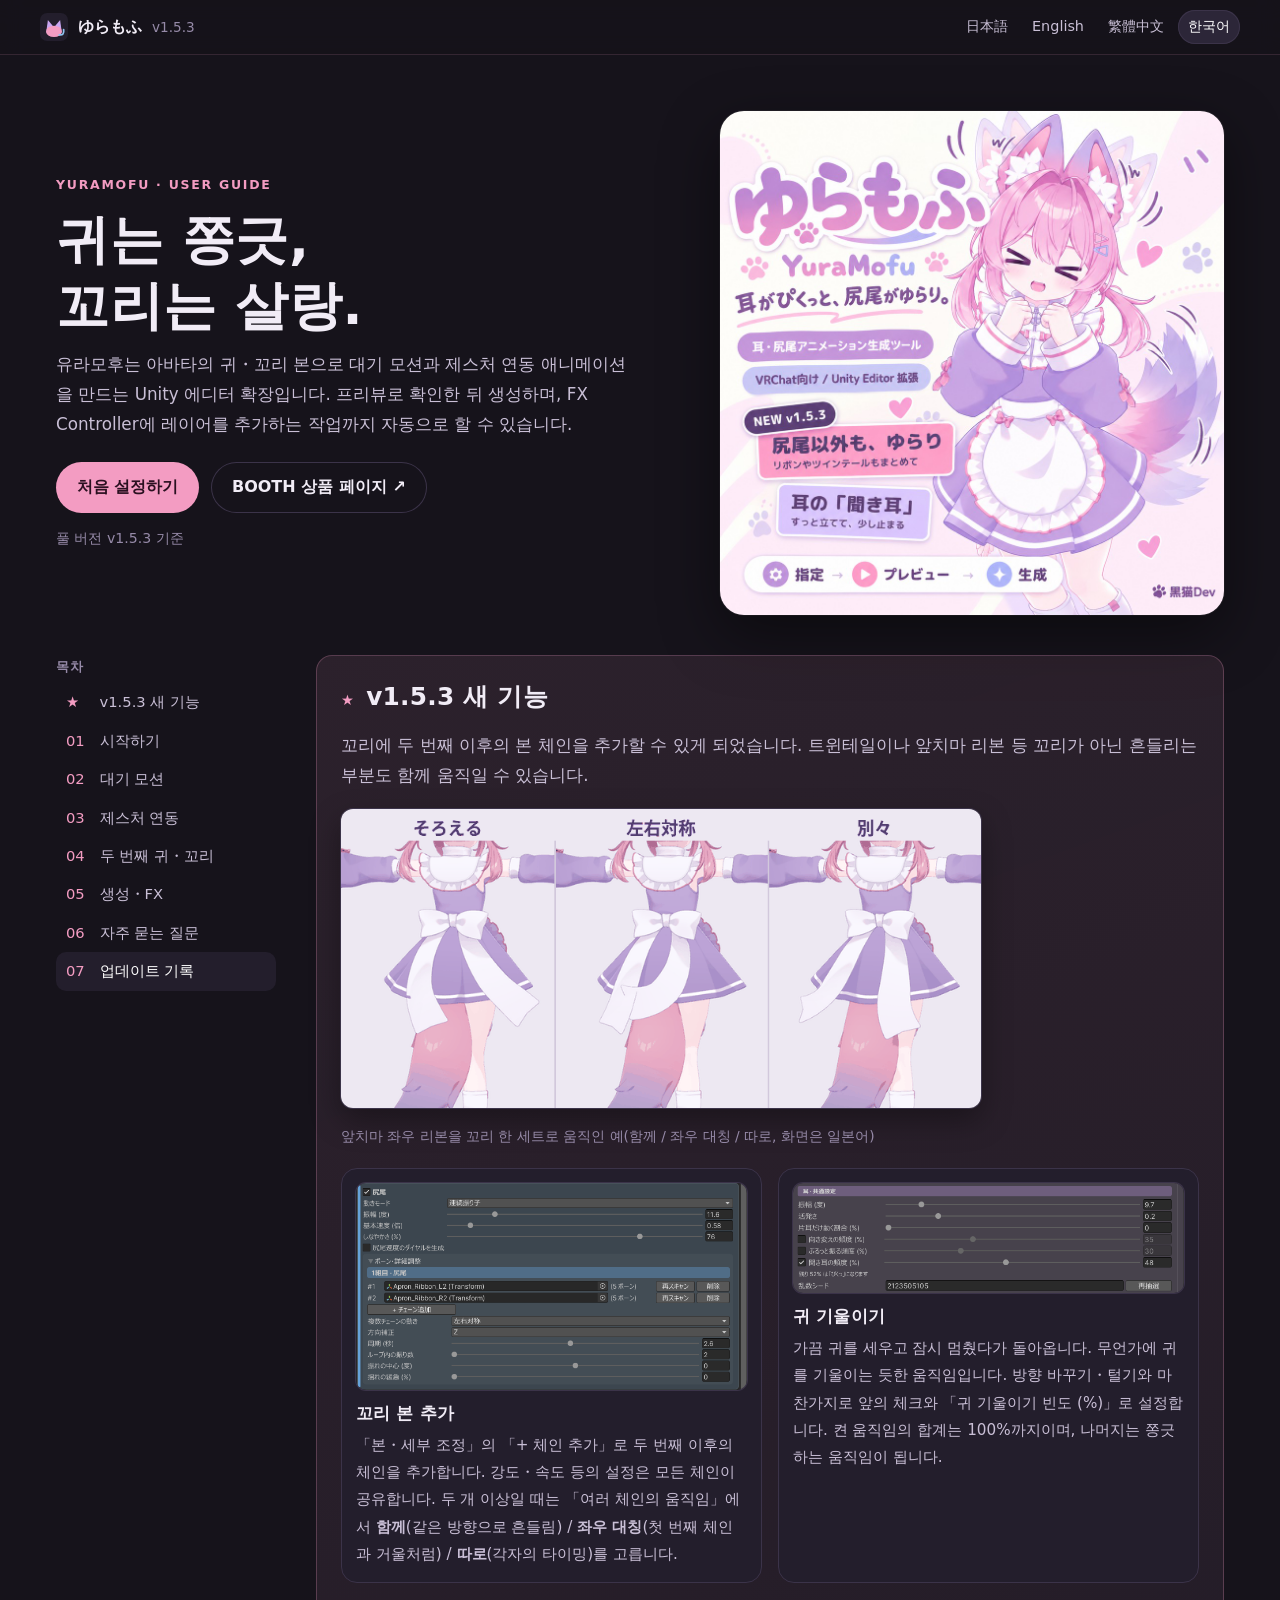
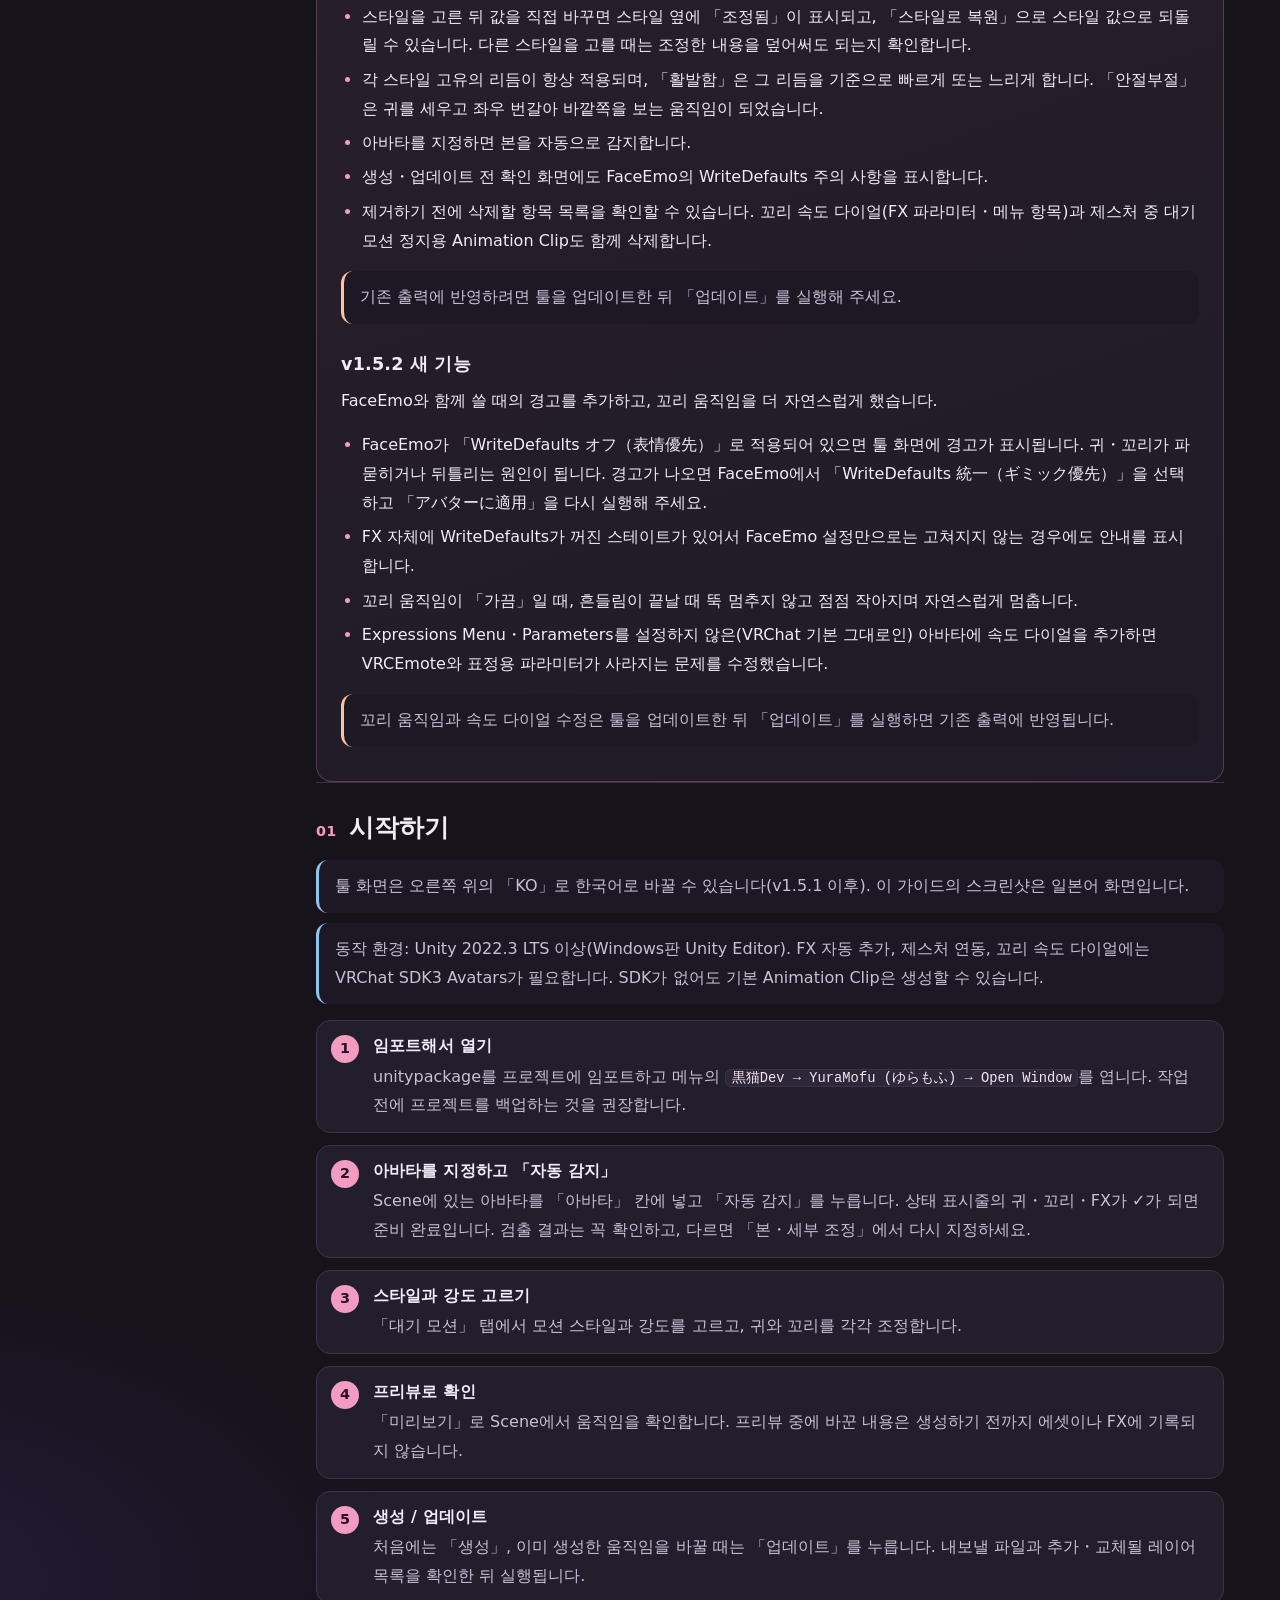
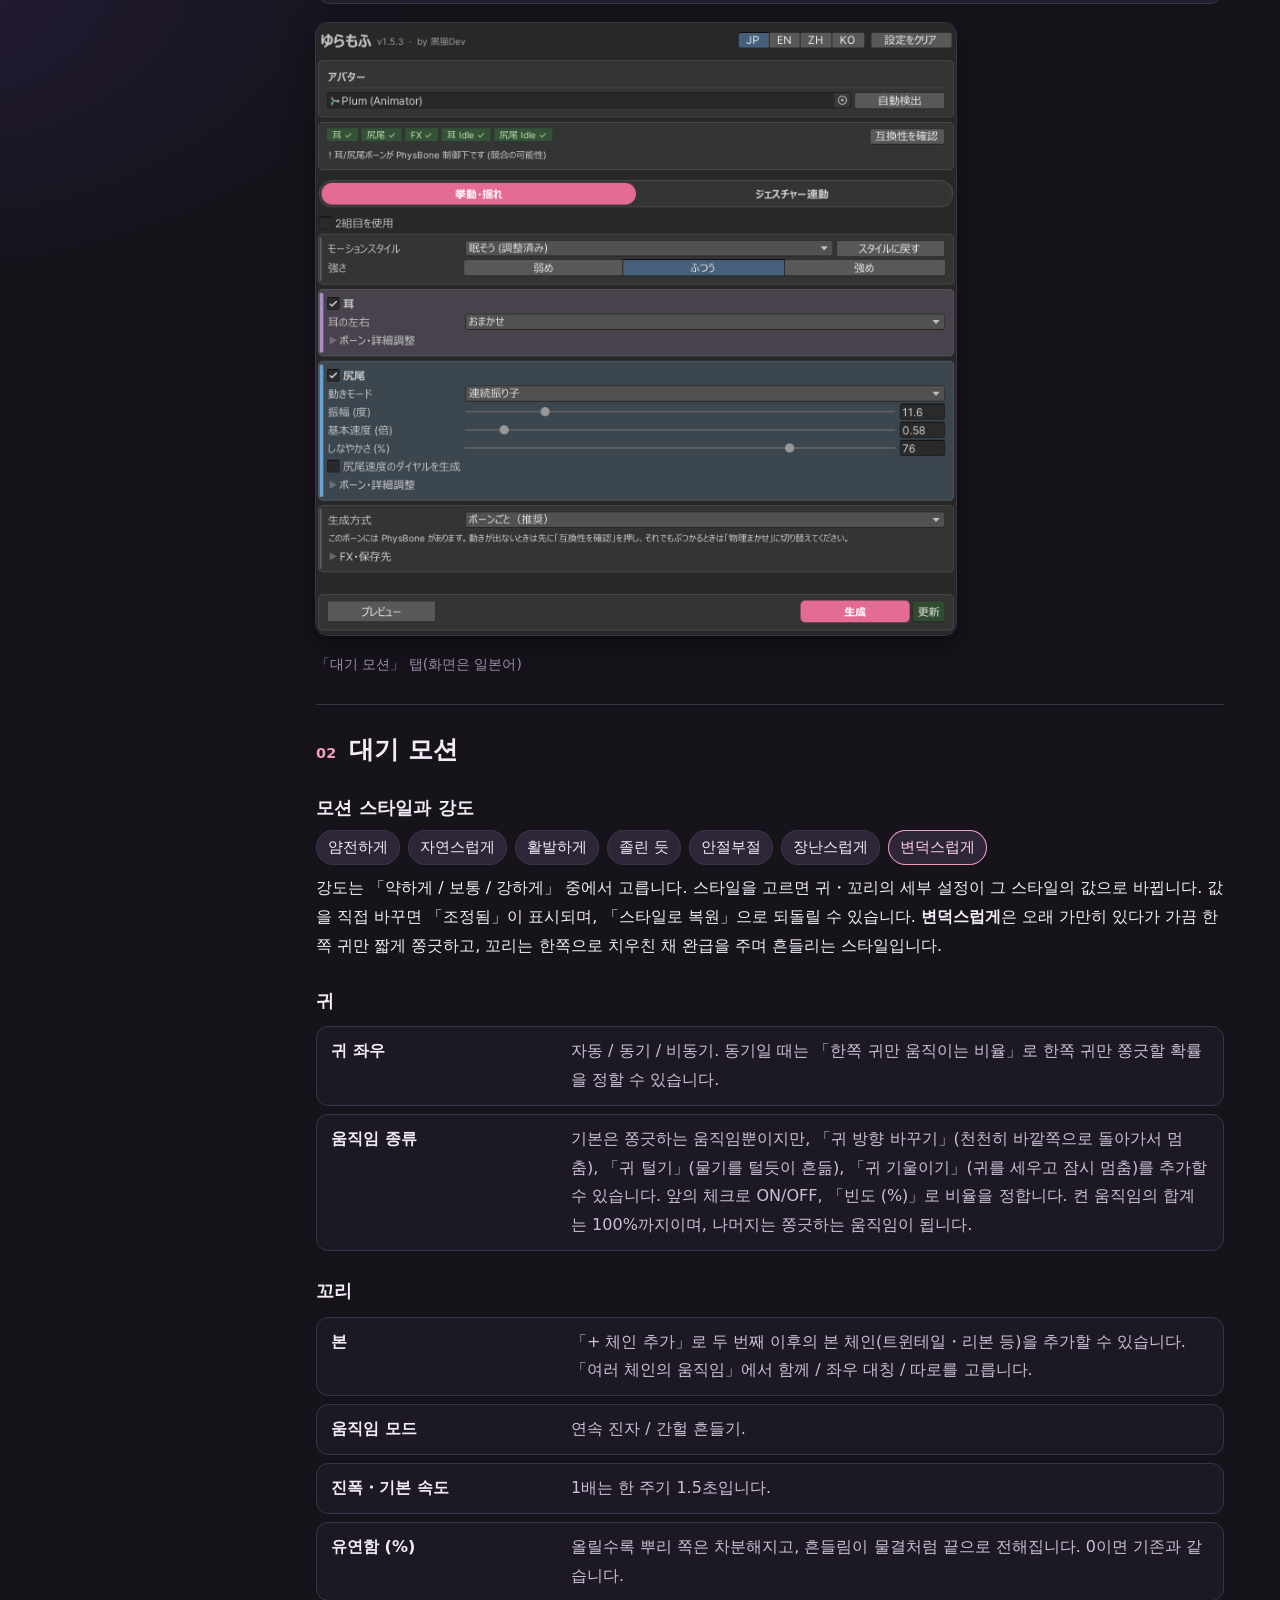
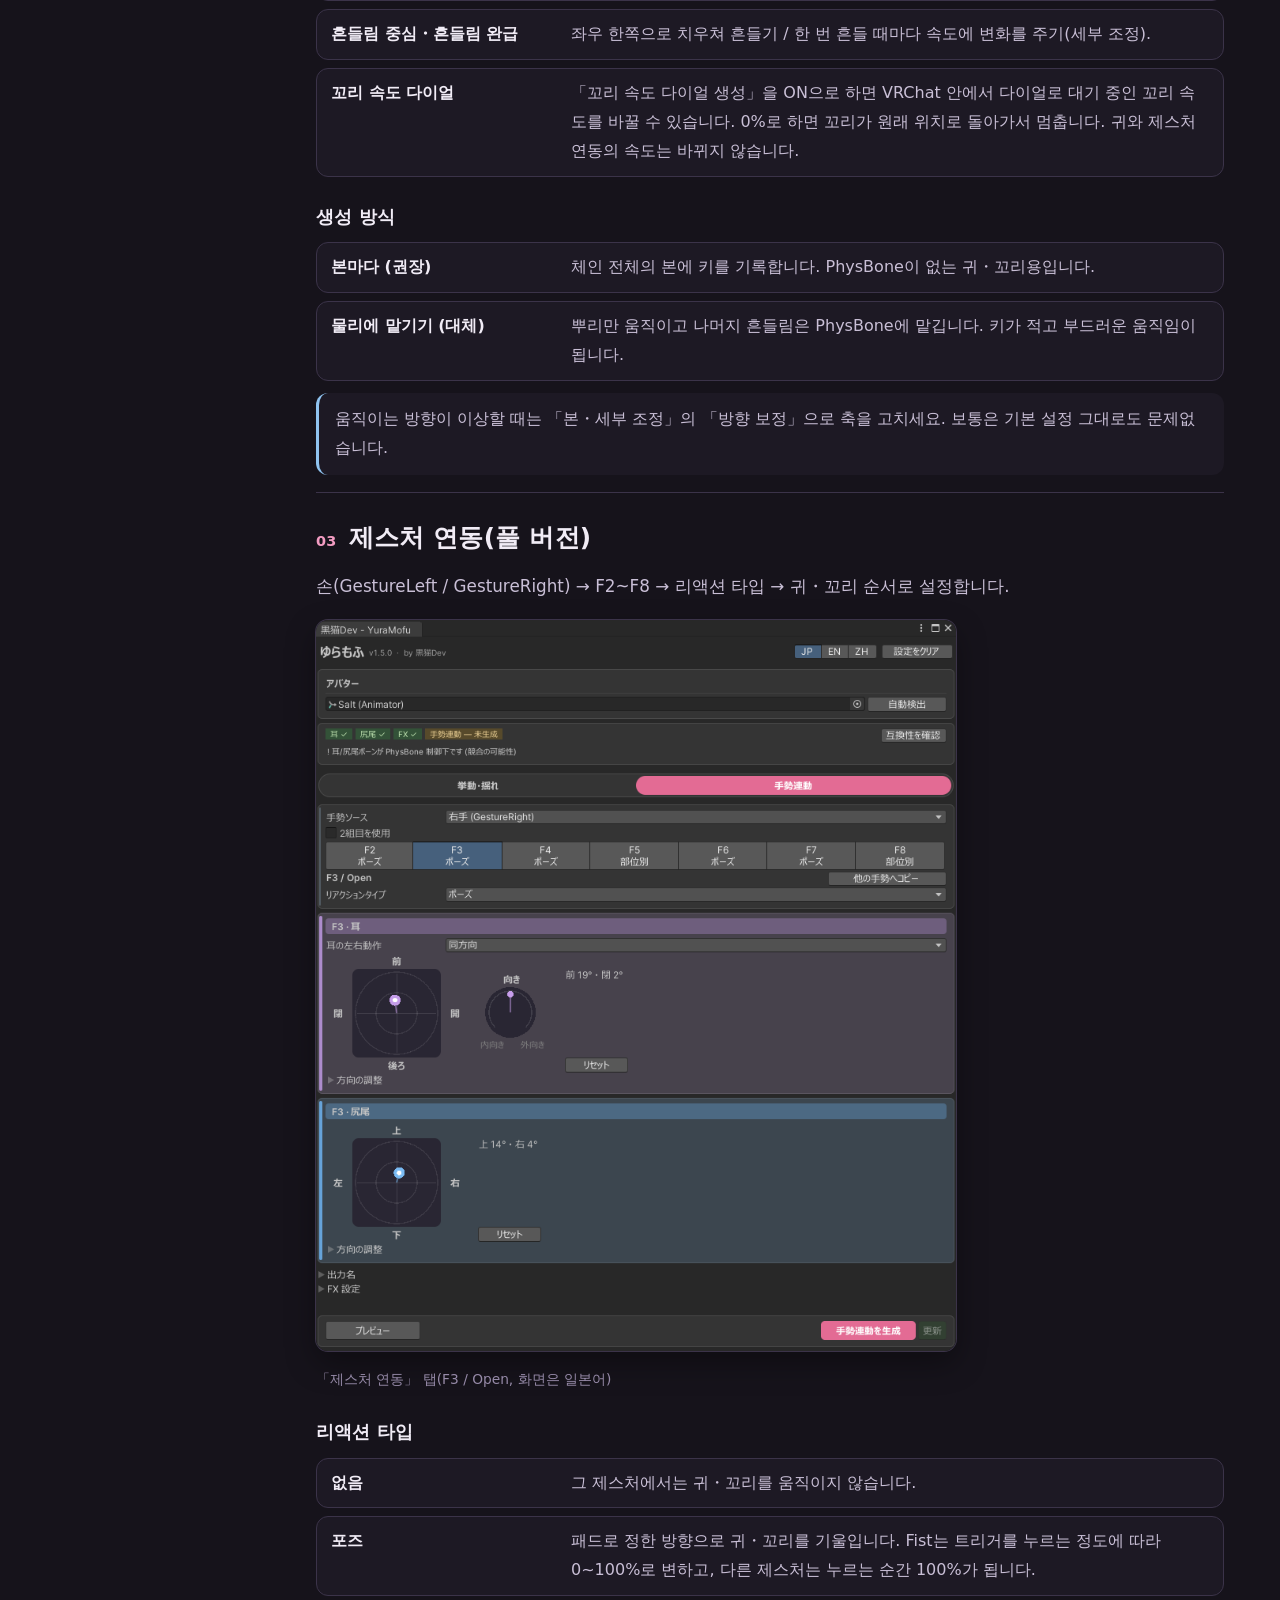
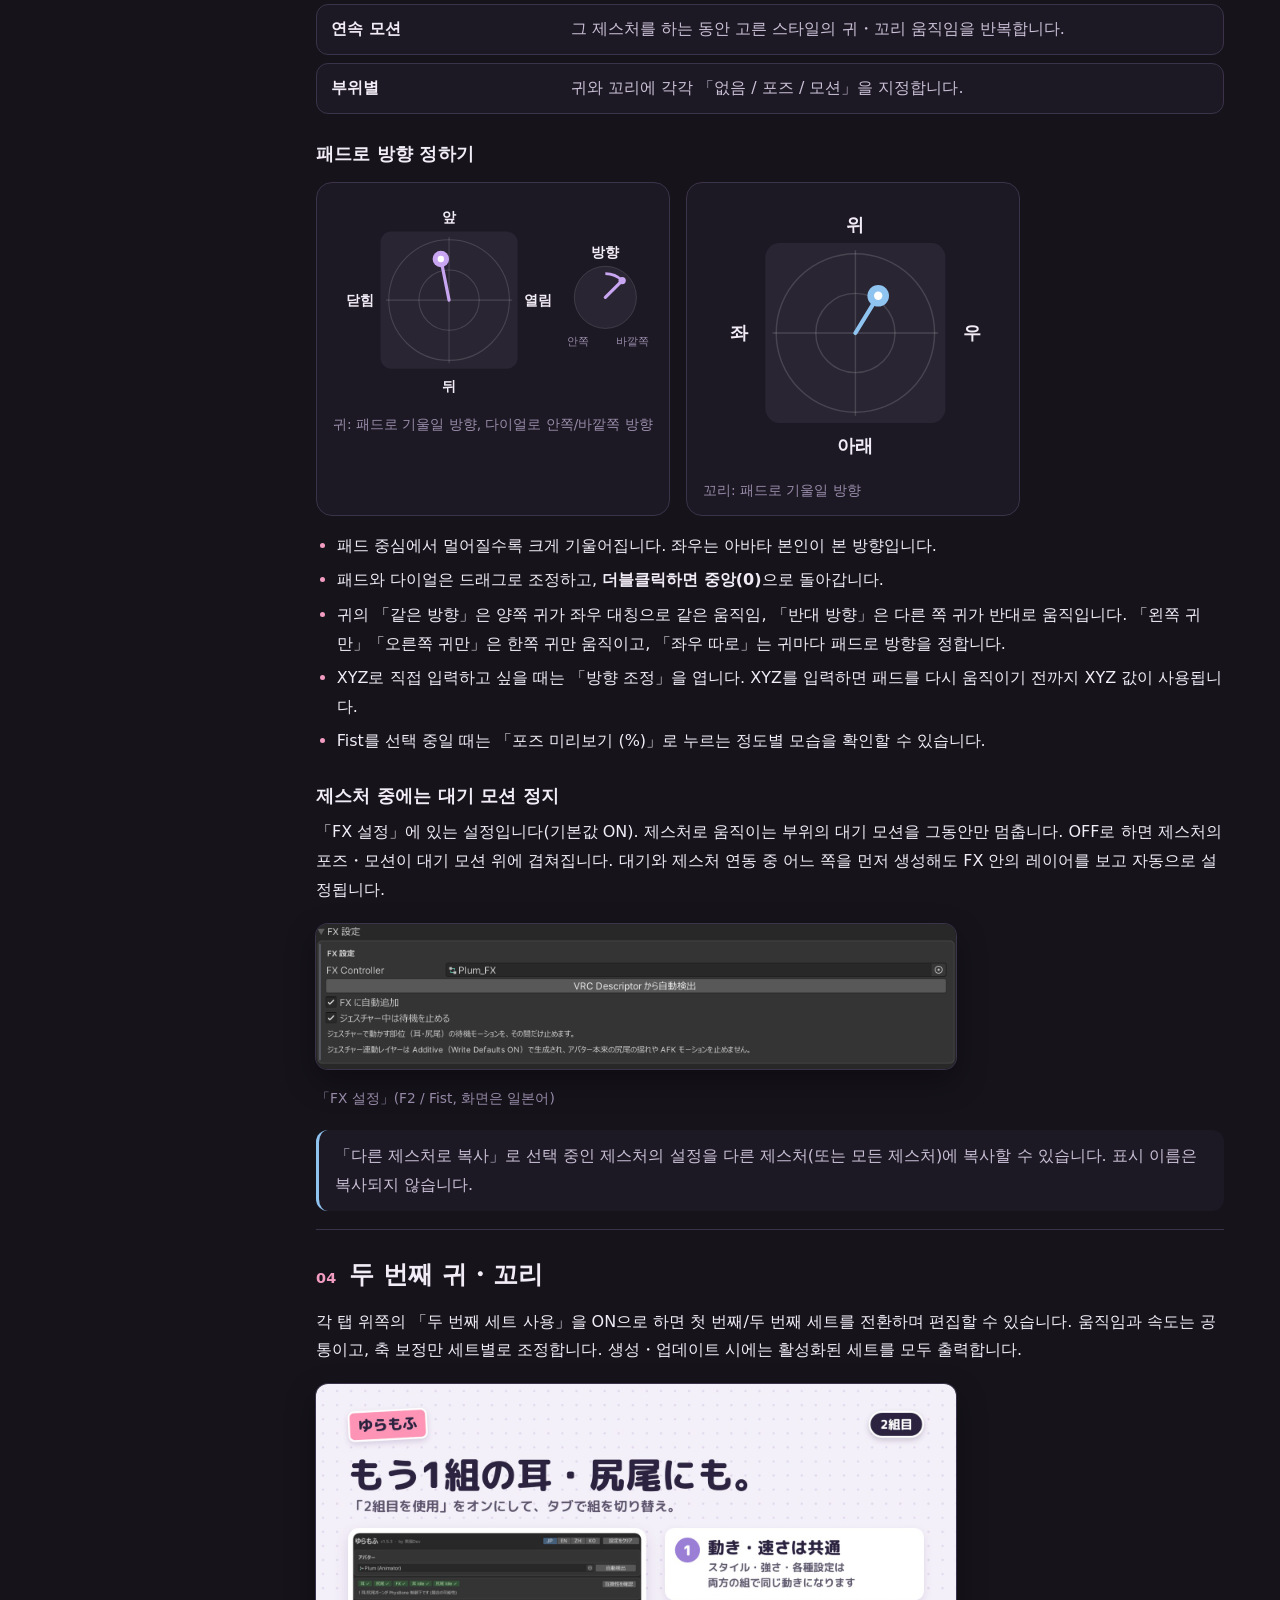
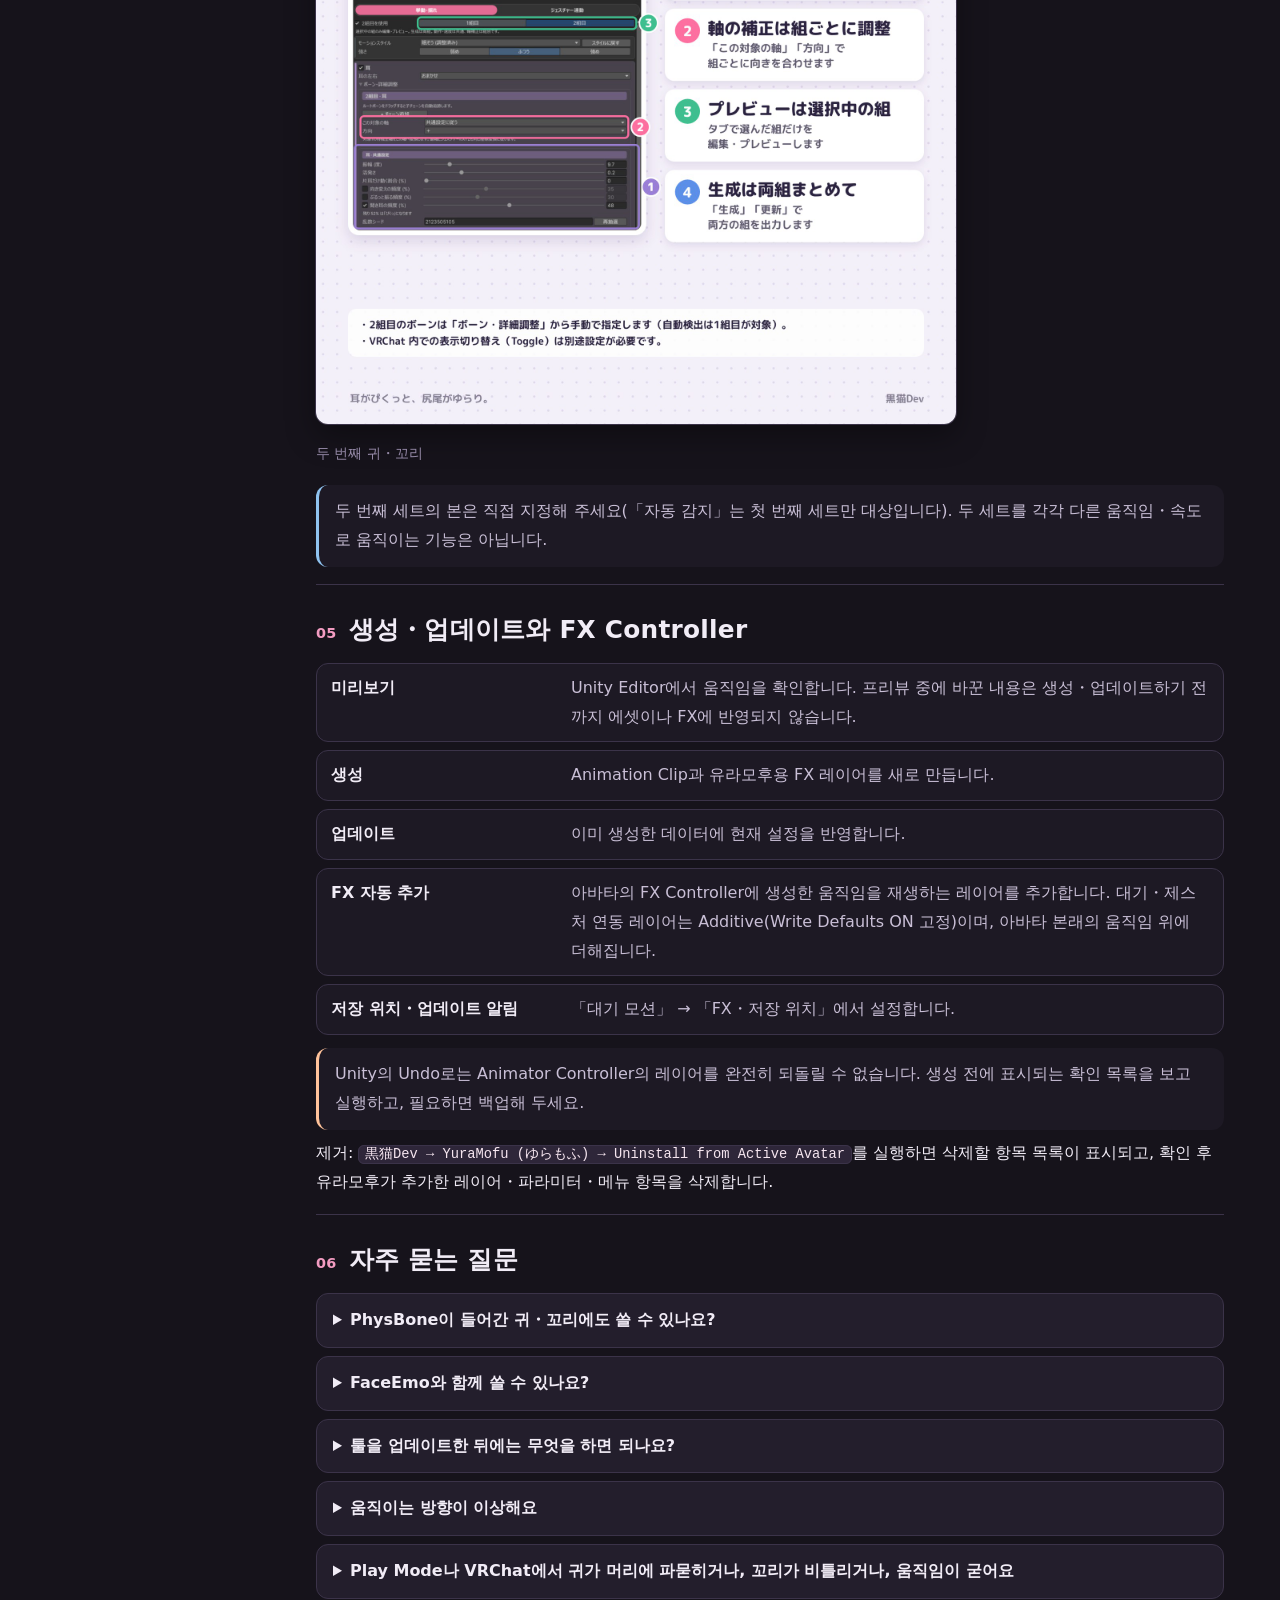
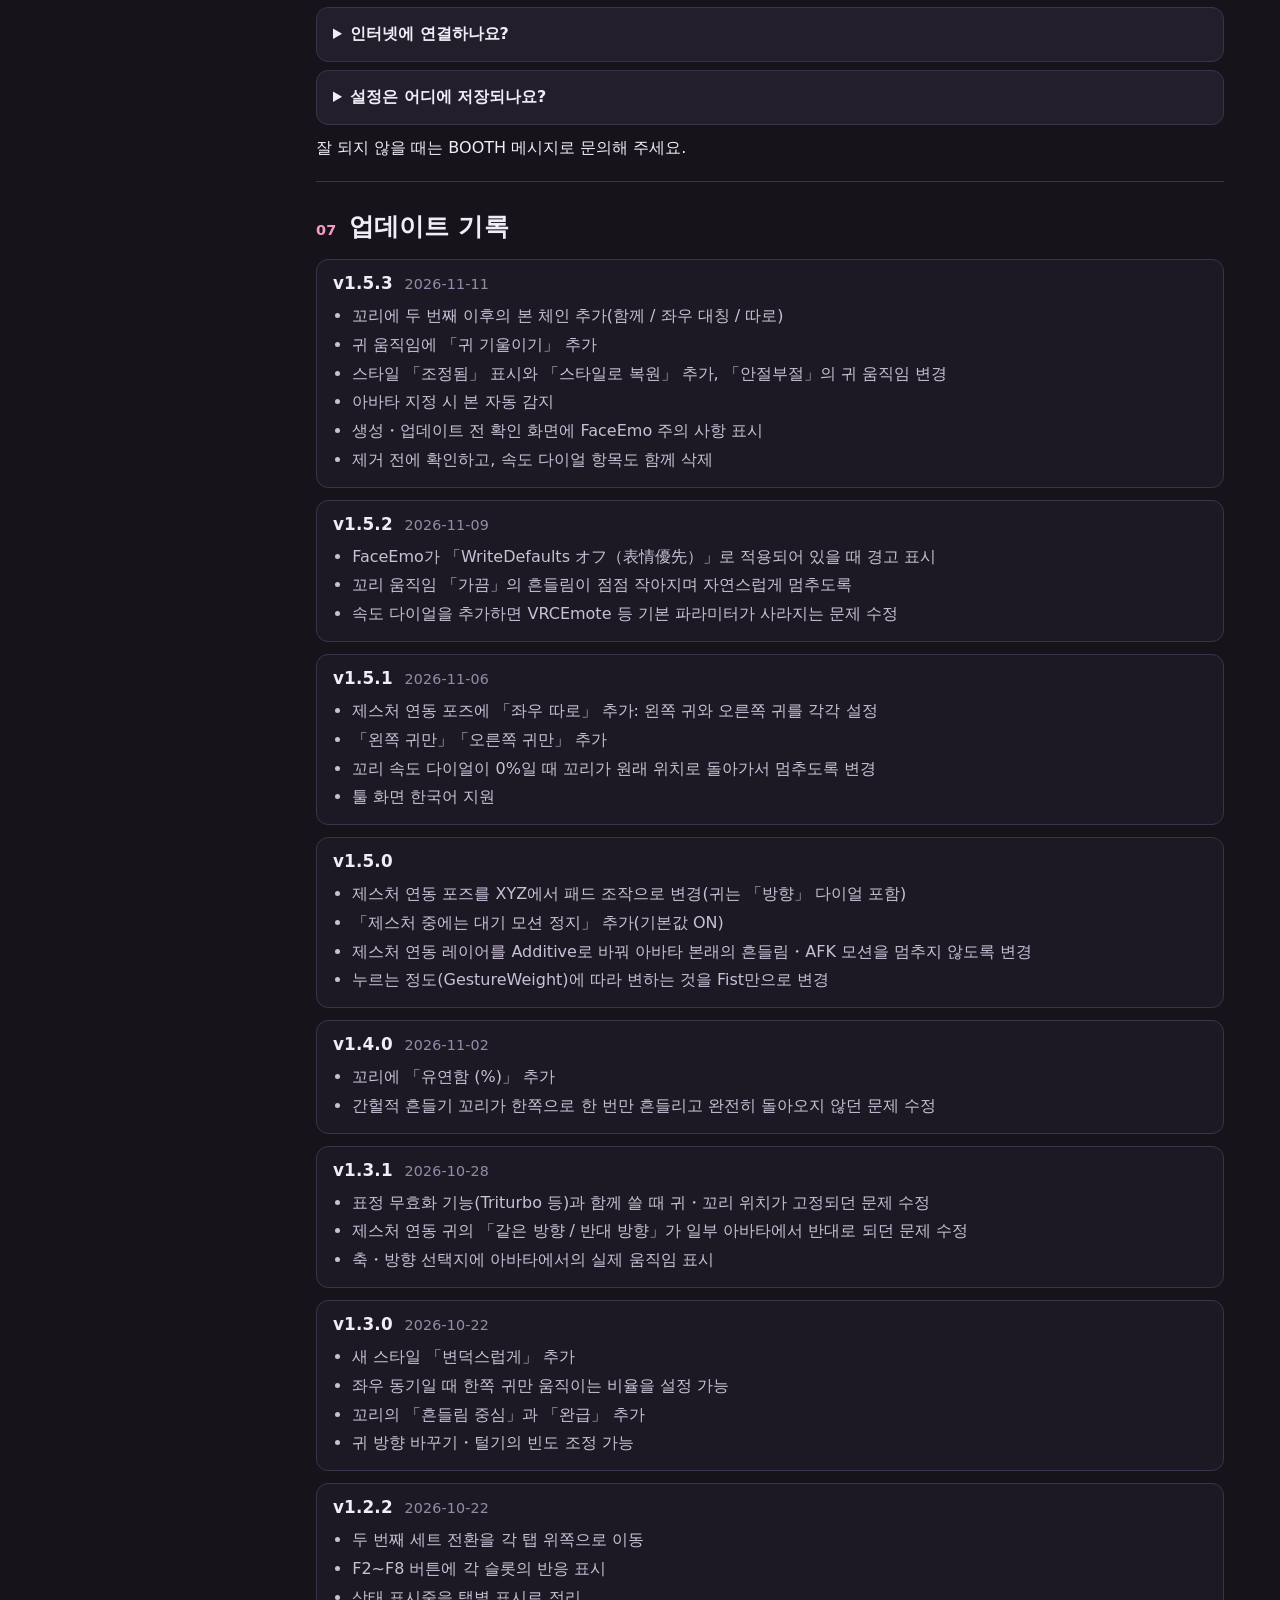
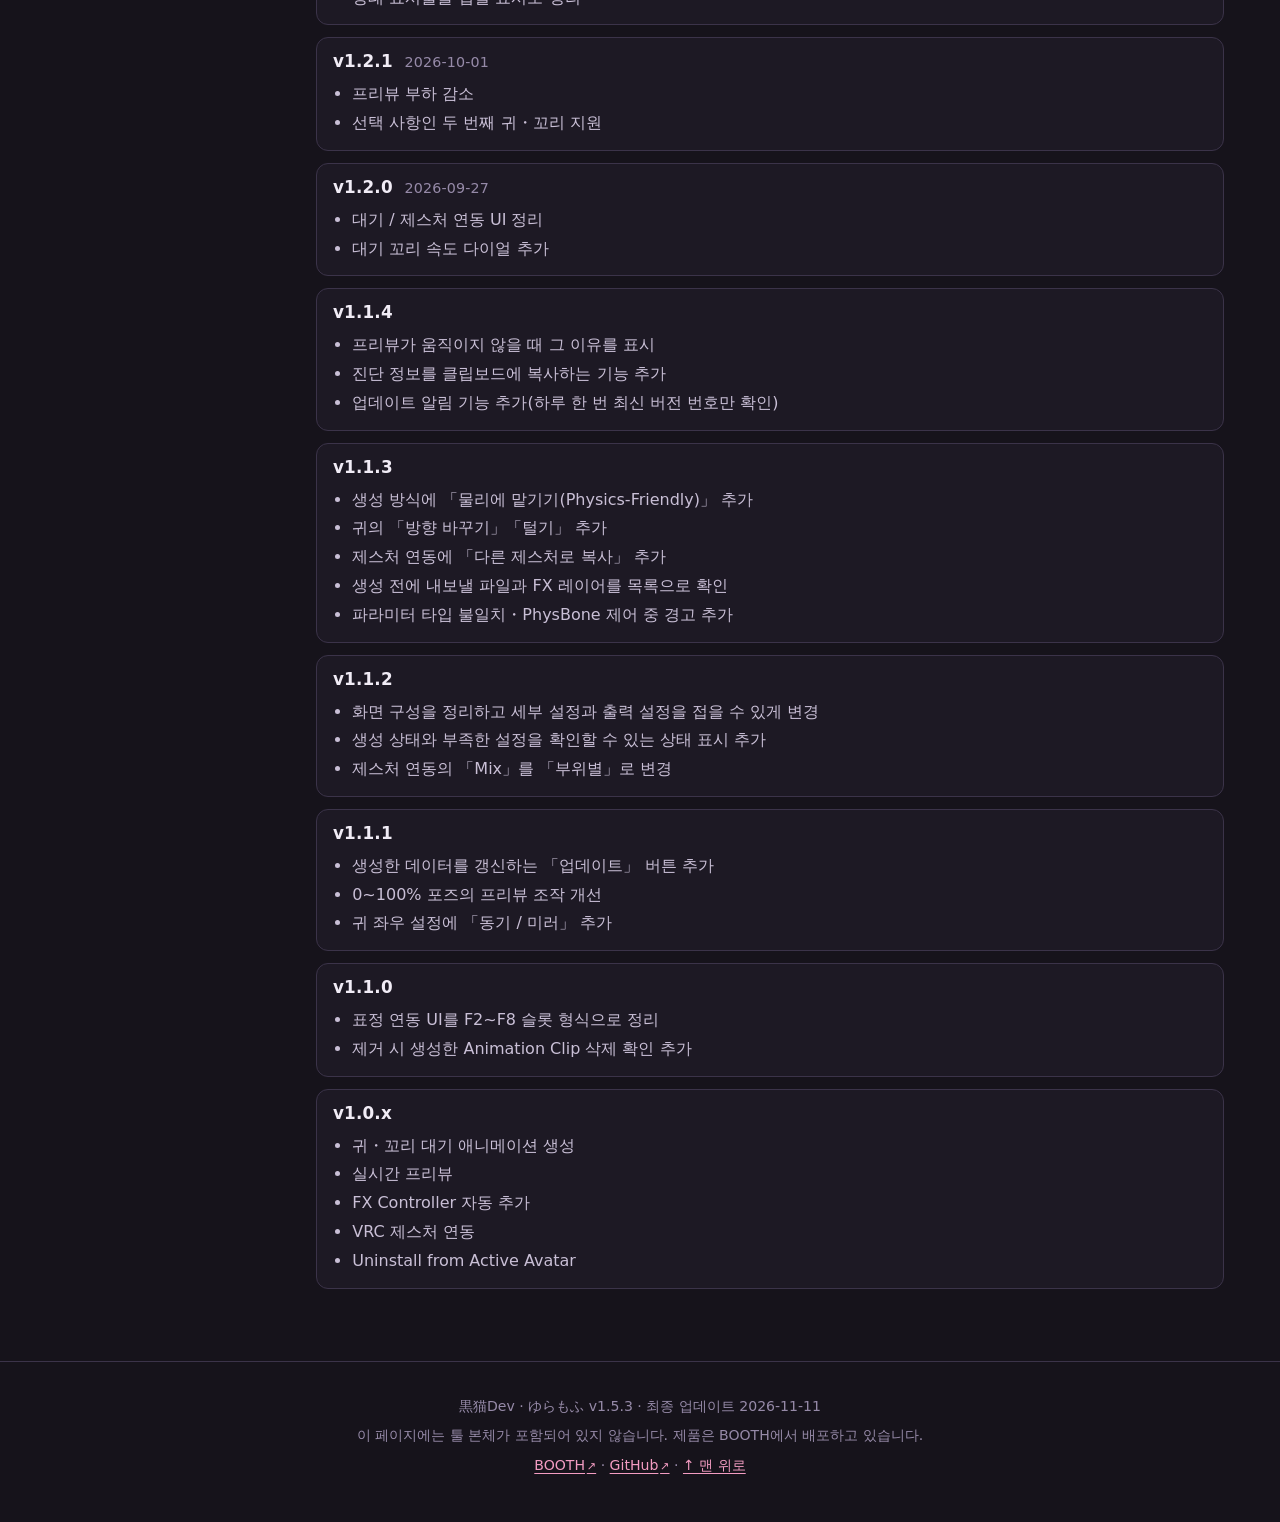
<file: ko.html>
<!doctype html>
<html lang="ko">
<head>
<meta charset="utf-8">
<meta name="viewport" content="width=device-width,initial-scale=1">
<title>유라모후(ゆらもふ) 사용 가이드</title>
<meta name="description" content="VRChat 아바타용 귀・꼬리 애니메이션 생성 툴 「ゆらもふ(유라모후)」의 사용 가이드입니다.">
<meta name="color-scheme" content="dark">
<meta property="og:title" content="유라모후(ゆらもふ) 사용 가이드">
<meta property="og:description" content="VRChat 아바타용 귀・꼬리 애니메이션 생성 툴 「ゆらもふ(유라모후)」의 사용 가이드입니다.">
<meta property="og:image" content="https://kuroneko11375.github.io/yuramofu-guide/assets/v150/main.jpg">
<meta property="og:url" content="https://kuroneko11375.github.io/yuramofu-guide/ko.html">
<meta property="og:type" content="website">
<link rel="alternate" hreflang="ja" href="https://kuroneko11375.github.io/yuramofu-guide/">
<link rel="alternate" hreflang="en" href="https://kuroneko11375.github.io/yuramofu-guide/en.html">
<link rel="alternate" hreflang="zh-Hant" href="https://kuroneko11375.github.io/yuramofu-guide/zh.html">
<link rel="alternate" hreflang="ko" href="https://kuroneko11375.github.io/yuramofu-guide/ko.html">
<link rel="icon" href="favicon.svg" type="image/svg+xml">
<link rel="stylesheet" href="site.css">
<script src="gallery.js" defer></script>
</head>
<body id="top">
<a class="skip" href="#main">본문으로 이동</a>
<header class="bar"><a class="brand" href="#top"><img src="favicon.svg" alt="" width="28" height="28">ゆらもふ <span>v1.5.3</span></a><nav class="langs" aria-label="Language"><a href="index.html" hreflang="ja" lang="ja">日本語</a><a href="en.html" hreflang="en" lang="en">English</a><a href="zh.html" hreflang="zh-Hant" lang="zh-Hant">繁體中文</a><a href="ko.html" aria-current="page" hreflang="ko" lang="ko">한국어</a></nav></header>
<div class="hero">
<div class="hero-copy"><p class="eyebrow">YURAMOFU · USER GUIDE</p><h1>귀는 쫑긋,<br>꼬리는 살랑.</h1><p class="lead">유라모후는 아바타의 귀・꼬리 본으로 대기 모션과 제스처 연동 애니메이션을 만드는 Unity 에디터 확장입니다. 프리뷰로 확인한 뒤 생성하며, FX Controller에 레이어를 추가하는 작업까지 자동으로 할 수 있습니다.</p>
<div class="buttons"><a class="btn" href="#start">처음 설정하기</a><a class="btn ghost" href="https://booth.pm/ja/items/8229167" target="_blank" rel="noopener">BOOTH 상품 페이지 ↗</a></div>
<p class="badge">풀 버전 v1.5.3 기준</p></div>
<a class="hero-art zoom" href="assets/v150/main.jpg" data-caption="유라모후 메인 이미지"><img src="assets/v150/main.jpg" alt="유라모후 메인 이미지" width="1024" height="1024" fetchpriority="high"></a></div>
<div class="layout">
<nav class="toc" aria-label="목차"><p>목차</p><ol><li><a href="#new"><span class="num">★</span>v1.5.3 새 기능</a></li><li><a href="#start"><span class="num">01</span>시작하기</a></li><li><a href="#idle"><span class="num">02</span>대기 모션</a></li><li><a href="#gesture"><span class="num">03</span>제스처 연동</a></li><li><a href="#set2"><span class="num">04</span>두 번째 귀・꼬리</a></li><li><a href="#output"><span class="num">05</span>생성・FX</a></li><li><a href="#faq"><span class="num">06</span>자주 묻는 질문</a></li><li><a href="#log"><span class="num">07</span>업데이트 기록</a></li></ol></nav>
<main id="main">
<section id="new" class="sec new"><h2><span class="num">★</span>v1.5.3 새 기능</h2><p class="lead">꼬리에 두 번째 이후의 본 체인을 추가할 수 있게 되었습니다. 트윈테일이나 앞치마 리본 등 꼬리가 아닌 흔들리는 부분도 함께 움직일 수 있습니다.</p>
<figure class="shot "><a class="zoom" href="assets/v150/tail_chains.gif" data-caption="앞치마 좌우 리본을 꼬리 한 세트로 움직인 예(함께 / 좌우 대칭 / 따로, 화면은 일본어)"><img src="assets/v150/tail_chains.gif" alt="앞치마 좌우 리본을 꼬리 한 세트로 움직인 예(함께 / 좌우 대칭 / 따로, 화면은 일본어)" width="810" height="378" loading="lazy" decoding="async"></a><figcaption>앞치마 좌우 리본을 꼬리 한 세트로 움직인 예(함께 / 좌우 대칭 / 따로, 화면은 일본어)</figcaption></figure>
<div class="cards"><article class="card"><a class="zoom" href="assets/v150/ui_tail_chains.png" data-caption="꼬리 본 추가"><img src="assets/v150/ui_tail_chains.png" alt="꼬리 본 추가" width="704" height="372" loading="lazy" decoding="async"></a><h4>꼬리 본 추가</h4><p>「본・세부 조정」의 「+ 체인 추가」로 두 번째 이후의 체인을 추가합니다. 강도・속도 등의 설정은 모든 체인이 공유합니다. 두 개 이상일 때는 「여러 체인의 움직임」에서 <strong>함께</strong>(같은 방향으로 흔들림) / <strong>좌우 대칭</strong>(첫 번째 체인과 거울처럼) / <strong>따로</strong>(각자의 타이밍)를 고릅니다.</p></article><article class="card"><a class="zoom" href="assets/v150/ui_ear_listen.png" data-caption="귀 기울이기"><img src="assets/v150/ui_ear_listen.png" alt="귀 기울이기" width="676" height="190" loading="lazy" decoding="async"></a><h4>귀 기울이기</h4><p>가끔 귀를 세우고 잠시 멈췄다가 돌아옵니다. 무언가에 귀를 기울이는 듯한 움직임입니다. 방향 바꾸기・털기와 마찬가지로 앞의 체크와 「귀 기울이기 빈도 (%)」로 설정합니다. 켠 움직임의 합계는 100%까지이며, 나머지는 쫑긋하는 움직임이 됩니다.</p></article></div>
<ul class="list"><li>스타일을 고른 뒤 값을 직접 바꾸면 스타일 옆에 「조정됨」이 표시되고, 「스타일로 복원」으로 스타일 값으로 되돌릴 수 있습니다. 다른 스타일을 고를 때는 조정한 내용을 덮어써도 되는지 확인합니다.</li><li>각 스타일 고유의 리듬이 항상 적용되며, 「활발함」은 그 리듬을 기준으로 빠르게 또는 느리게 합니다. 「안절부절」은 귀를 세우고 좌우 번갈아 바깥쪽을 보는 움직임이 되었습니다.</li><li>아바타를 지정하면 본을 자동으로 감지합니다.</li><li>생성・업데이트 전 확인 화면에도 FaceEmo의 WriteDefaults 주의 사항을 표시합니다.</li><li>제거하기 전에 삭제할 항목 목록을 확인할 수 있습니다. 꼬리 속도 다이얼(FX 파라미터・메뉴 항목)과 제스처 중 대기 모션 정지용 Animation Clip도 함께 삭제합니다.</li></ul>
<p class="note warn">기존 출력에 반영하려면 툴을 업데이트한 뒤 「업데이트」를 실행해 주세요.</p>
<h3>v1.5.2 새 기능</h3>
<p>FaceEmo와 함께 쓸 때의 경고를 추가하고, 꼬리 움직임을 더 자연스럽게 했습니다.</p>
<ul class="list"><li>FaceEmo가 「WriteDefaults オフ（表情優先）」로 적용되어 있으면 툴 화면에 경고가 표시됩니다. 귀・꼬리가 파묻히거나 뒤틀리는 원인이 됩니다. 경고가 나오면 FaceEmo에서 「WriteDefaults 統一（ギミック優先）」을 선택하고 「アバターに適用」을 다시 실행해 주세요.</li><li>FX 자체에 WriteDefaults가 꺼진 스테이트가 있어서 FaceEmo 설정만으로는 고쳐지지 않는 경우에도 안내를 표시합니다.</li><li>꼬리 움직임이 「가끔」일 때, 흔들림이 끝날 때 뚝 멈추지 않고 점점 작아지며 자연스럽게 멈춥니다.</li><li>Expressions Menu・Parameters를 설정하지 않은(VRChat 기본 그대로인) 아바타에 속도 다이얼을 추가하면 VRCEmote와 표정용 파라미터가 사라지는 문제를 수정했습니다.</li></ul>
<p class="note warn">꼬리 움직임과 속도 다이얼 수정은 툴을 업데이트한 뒤 「업데이트」를 실행하면 기존 출력에 반영됩니다.</p></section>
<section id="start" class="sec"><h2><span class="num">01</span>시작하기</h2><p class="note">툴 화면은 오른쪽 위의 「KO」로 한국어로 바꿀 수 있습니다(v1.5.1 이후). 이 가이드의 스크린샷은 일본어 화면입니다.</p>
<p class="note">동작 환경: Unity 2022.3 LTS 이상(Windows판 Unity Editor). FX 자동 추가, 제스처 연동, 꼬리 속도 다이얼에는 VRChat SDK3 Avatars가 필요합니다. SDK가 없어도 기본 Animation Clip은 생성할 수 있습니다.</p>
<ol class="steps"><li><h4>임포트해서 열기</h4><p>unitypackage를 프로젝트에 임포트하고 메뉴의 <code>黒猫Dev → YuraMofu (ゆらもふ) → Open Window</code>를 엽니다. 작업 전에 프로젝트를 백업하는 것을 권장합니다.</p></li><li><h4>아바타를 지정하고 「자동 감지」</h4><p>Scene에 있는 아바타를 「아바타」 칸에 넣고 「자동 감지」를 누릅니다. 상태 표시줄의 귀・꼬리・FX가 ✓가 되면 준비 완료입니다. 검출 결과는 꼭 확인하고, 다르면 「본・세부 조정」에서 다시 지정하세요.</p></li><li><h4>스타일과 강도 고르기</h4><p>「대기 모션」 탭에서 모션 스타일과 강도를 고르고, 귀와 꼬리를 각각 조정합니다.</p></li><li><h4>프리뷰로 확인</h4><p>「미리보기」로 Scene에서 움직임을 확인합니다. 프리뷰 중에 바꾼 내용은 생성하기 전까지 에셋이나 FX에 기록되지 않습니다.</p></li><li><h4>생성 / 업데이트</h4><p>처음에는 「생성」, 이미 생성한 움직임을 바꿀 때는 「업데이트」를 누릅니다. 내보낼 파일과 추가・교체될 레이어 목록을 확인한 뒤 실행됩니다.</p></li></ol>
<figure class="shot "><a class="zoom" href="assets/v150/ui_idle.png" data-caption="「대기 모션」 탭(화면은 일본어)"><img src="assets/v150/ui_idle.png" alt="「대기 모션」 탭(화면은 일본어)" width="704" height="674" loading="lazy" decoding="async"></a><figcaption>「대기 모션」 탭(화면은 일본어)</figcaption></figure></section>
<section id="idle" class="sec"><h2><span class="num">02</span>대기 모션</h2><h3>모션 스타일과 강도</h3>
<ul class="chips"><li>얌전하게</li><li>자연스럽게</li><li>활발하게</li><li>졸린 듯</li><li>안절부절</li><li>장난스럽게</li><li>변덕스럽게</li></ul>
<p>강도는 「약하게 / 보통 / 강하게」 중에서 고릅니다. 스타일을 고르면 귀・꼬리의 세부 설정이 그 스타일의 값으로 바뀝니다. 값을 직접 바꾸면 「조정됨」이 표시되며, 「스타일로 복원」으로 되돌릴 수 있습니다. <strong>변덕스럽게</strong>은 오래 가만히 있다가 가끔 한쪽 귀만 짧게 쫑긋하고, 꼬리는 한쪽으로 치우친 채 완급을 주며 흔들리는 스타일입니다.</p>
<h3>귀</h3>
<dl class="terms"><div><dt>귀 좌우</dt><dd>자동 / 동기 / 비동기. 동기일 때는 「한쪽 귀만 움직이는 비율」로 한쪽 귀만 쫑긋할 확률을 정할 수 있습니다.</dd></div><div><dt>움직임 종류</dt><dd>기본은 쫑긋하는 움직임뿐이지만, 「귀 방향 바꾸기」(천천히 바깥쪽으로 돌아가서 멈춤), 「귀 털기」(물기를 털듯이 흔듦), 「귀 기울이기」(귀를 세우고 잠시 멈춤)를 추가할 수 있습니다. 앞의 체크로 ON/OFF, 「빈도 (%)」로 비율을 정합니다. 켠 움직임의 합계는 100%까지이며, 나머지는 쫑긋하는 움직임이 됩니다.</dd></div></dl>
<h3>꼬리</h3>
<dl class="terms"><div><dt>본</dt><dd>「+ 체인 추가」로 두 번째 이후의 본 체인(트윈테일・리본 등)을 추가할 수 있습니다. 「여러 체인의 움직임」에서 함께 / 좌우 대칭 / 따로를 고릅니다.</dd></div><div><dt>움직임 모드</dt><dd>연속 진자 / 간헐 흔들기.</dd></div><div><dt>진폭・기본 속도</dt><dd>1배는 한 주기 1.5초입니다.</dd></div><div><dt>유연함 (%)</dt><dd>올릴수록 뿌리 쪽은 차분해지고, 흔들림이 물결처럼 끝으로 전해집니다. 0이면 기존과 같습니다.</dd></div><div><dt>흔들림 중심・흔들림 완급</dt><dd>좌우 한쪽으로 치우쳐 흔들기 / 한 번 흔들 때마다 속도에 변화를 주기(세부 조정).</dd></div><div><dt>꼬리 속도 다이얼</dt><dd>「꼬리 속도 다이얼 생성」을 ON으로 하면 VRChat 안에서 다이얼로 대기 중인 꼬리 속도를 바꿀 수 있습니다. 0%로 하면 꼬리가 원래 위치로 돌아가서 멈춥니다. 귀와 제스처 연동의 속도는 바뀌지 않습니다.</dd></div></dl>
<h3>생성 방식</h3>
<dl class="terms"><div><dt>본마다 (권장)</dt><dd>체인 전체의 본에 키를 기록합니다. PhysBone이 없는 귀・꼬리용입니다.</dd></div><div><dt>물리에 맡기기 (대체)</dt><dd>뿌리만 움직이고 나머지 흔들림은 PhysBone에 맡깁니다. 키가 적고 부드러운 움직임이 됩니다.</dd></div></dl>
<p class="note">움직이는 방향이 이상할 때는 「본・세부 조정」의 「방향 보정」으로 축을 고치세요. 보통은 기본 설정 그대로도 문제없습니다.</p></section>
<section id="gesture" class="sec"><h2><span class="num">03</span>제스처 연동(풀 버전)</h2><p class="lead">손(GestureLeft / GestureRight) → F2~F8 → 리액션 타입 → 귀・꼬리 순서로 설정합니다.</p>
<figure class="shot "><a class="zoom" href="assets/v150/ui_gesture.png" data-caption="「제스처 연동」 탭(F3 / Open, 화면은 일본어)"><img src="assets/v150/ui_gesture.png" alt="「제스처 연동」 탭(F3 / Open, 화면은 일본어)" width="810" height="924" loading="lazy" decoding="async"></a><figcaption>「제스처 연동」 탭(F3 / Open, 화면은 일본어)</figcaption></figure>
<h3>리액션 타입</h3>
<dl class="terms"><div><dt>없음</dt><dd>그 제스처에서는 귀・꼬리를 움직이지 않습니다.</dd></div><div><dt>포즈</dt><dd>패드로 정한 방향으로 귀・꼬리를 기울입니다. Fist는 트리거를 누르는 정도에 따라 0~100%로 변하고, 다른 제스처는 누르는 순간 100%가 됩니다.</dd></div><div><dt>연속 모션</dt><dd>그 제스처를 하는 동안 고른 스타일의 귀・꼬리 움직임을 반복합니다.</dd></div><div><dt>부위별</dt><dd>귀와 꼬리에 각각 「없음 / 포즈 / 모션」을 지정합니다.</dd></div></dl>
<h3>패드로 방향 정하기</h3>
<div class="pads"><figure class="pad"><svg viewBox="0 0 350 230" role="img" aria-label="귀: 패드로 기울일 방향, 다이얼로 안쪽/바깥쪽 방향">
<rect x="52" y="40" width="150" height="150" rx="12" class="face"/>
<circle cx="127" cy="115" r="66" class="ring"/><circle cx="127" cy="115" r="33" class="ring"/>
<line x1="58" y1="115" x2="196" y2="115" class="ring"/><line x1="127" y1="46" x2="127" y2="184" class="ring"/>
<line x1="127" y1="115" x2="118" y2="70" style="stroke:var(--ear)" class="hand"/><circle cx="118" cy="70" r="9" style="fill:var(--ear)"/><circle cx="118" cy="70" r="3.5" fill="#fff"/>
<text x="127" y="30" class="lbl b">앞</text><text x="127" y="214" class="lbl b">뒤</text>
<text x="30" y="120" class="lbl b">닫힘</text><text x="224" y="120" class="lbl b">열림</text>
<g transform="translate(298 112)">
<circle r="34" class="dial"/><path d="M0 -26 A26 26 0 0 1 18.4 -18.4" class="arc" style="stroke:var(--ear)"/>
<line x1="0" y1="0" x2="18.4" y2="-18.4" style="stroke:var(--ear)" class="hand"/><circle cx="18.4" cy="-18.4" r="4" style="fill:var(--ear)"/>
<text y="-44" class="lbl b">방향</text><text x="-30" y="52" class="lbl s">안쪽</text><text x="30" y="52" class="lbl s">바깥쪽</text></g></svg><figcaption>귀: 패드로 기울일 방향, 다이얼로 안쪽/바깥쪽 방향</figcaption></figure><figure class="pad"><svg viewBox="0 0 250 230" role="img" aria-label="꼬리: 패드로 기울일 방향">
<rect x="52" y="40" width="150" height="150" rx="12" class="face"/>
<circle cx="127" cy="115" r="66" class="ring"/><circle cx="127" cy="115" r="33" class="ring"/>
<line x1="58" y1="115" x2="196" y2="115" class="ring"/><line x1="127" y1="46" x2="127" y2="184" class="ring"/>
<line x1="127" y1="115" x2="146" y2="84" style="stroke:var(--tail)" class="hand"/><circle cx="146" cy="84" r="9" style="fill:var(--tail)"/><circle cx="146" cy="84" r="3.5" fill="#fff"/>
<text x="127" y="30" class="lbl b">위</text><text x="127" y="214" class="lbl b">아래</text>
<text x="30" y="120" class="lbl b">좌</text><text x="224" y="120" class="lbl b">우</text>
</svg><figcaption>꼬리: 패드로 기울일 방향</figcaption></figure></div>
<ul class="list"><li>패드 중심에서 멀어질수록 크게 기울어집니다. 좌우는 아바타 본인이 본 방향입니다.</li><li>패드와 다이얼은 드래그로 조정하고, <strong>더블클릭하면 중앙(0)</strong>으로 돌아갑니다.</li><li>귀의 「같은 방향」은 양쪽 귀가 좌우 대칭으로 같은 움직임, 「반대 방향」은 다른 쪽 귀가 반대로 움직입니다. 「왼쪽 귀만」「오른쪽 귀만」은 한쪽 귀만 움직이고, 「좌우 따로」는 귀마다 패드로 방향을 정합니다.</li><li>XYZ로 직접 입력하고 싶을 때는 「방향 조정」을 엽니다. XYZ를 입력하면 패드를 다시 움직이기 전까지 XYZ 값이 사용됩니다.</li><li>Fist를 선택 중일 때는 「포즈 미리보기 (%)」로 누르는 정도별 모습을 확인할 수 있습니다.</li></ul>
<h3>제스처 중에는 대기 모션 정지</h3>
<p>「FX 설정」에 있는 설정입니다(기본값 ON). 제스처로 움직이는 부위의 대기 모션을 그동안만 멈춥니다. OFF로 하면 제스처의 포즈・모션이 대기 모션 위에 겹쳐집니다. 대기와 제스처 연동 중 어느 쪽을 먼저 생성해도 FX 안의 레이어를 보고 자동으로 설정됩니다.</p>
<figure class="shot "><a class="zoom" href="assets/v150/ui_fx.png" data-caption="「FX 설정」(F2 / Fist, 화면은 일본어)"><img src="assets/v150/ui_fx.png" alt="「FX 설정」(F2 / Fist, 화면은 일본어)" width="810" height="184" loading="lazy" decoding="async"></a><figcaption>「FX 설정」(F2 / Fist, 화면은 일본어)</figcaption></figure>
<p class="note">「다른 제스처로 복사」로 선택 중인 제스처의 설정을 다른 제스처(또는 모든 제스처)에 복사할 수 있습니다. 표시 이름은 복사되지 않습니다.</p></section>
<section id="set2" class="sec"><h2><span class="num">04</span>두 번째 귀・꼬리</h2><p>각 탭 위쪽의 「두 번째 세트 사용」을 ON으로 하면 첫 번째/두 번째 세트를 전환하며 편집할 수 있습니다. 움직임과 속도는 공통이고, 축 보정만 세트별로 조정합니다. 생성・업데이트 시에는 활성화된 세트를 모두 출력합니다.</p>
<figure class="shot "><a class="zoom" href="assets/v150/set2.jpg" data-caption="두 번째 귀・꼬리"><img src="assets/v150/set2.jpg" alt="두 번째 귀・꼬리" width="1600" height="1600" loading="lazy" decoding="async"></a><figcaption>두 번째 귀・꼬리</figcaption></figure>
<p class="note">두 번째 세트의 본은 직접 지정해 주세요(「자동 감지」는 첫 번째 세트만 대상입니다). 두 세트를 각각 다른 움직임・속도로 움직이는 기능은 아닙니다.</p></section>
<section id="output" class="sec"><h2><span class="num">05</span>생성・업데이트와 FX Controller</h2><dl class="terms"><div><dt>미리보기</dt><dd>Unity Editor에서 움직임을 확인합니다. 프리뷰 중에 바꾼 내용은 생성・업데이트하기 전까지 에셋이나 FX에 반영되지 않습니다.</dd></div><div><dt>생성</dt><dd>Animation Clip과 유라모후용 FX 레이어를 새로 만듭니다.</dd></div><div><dt>업데이트</dt><dd>이미 생성한 데이터에 현재 설정을 반영합니다.</dd></div><div><dt>FX 자동 추가</dt><dd>아바타의 FX Controller에 생성한 움직임을 재생하는 레이어를 추가합니다. 대기・제스처 연동 레이어는 Additive(Write Defaults ON 고정)이며, 아바타 본래의 움직임 위에 더해집니다.</dd></div><div><dt>저장 위치・업데이트 알림</dt><dd>「대기 모션」 → 「FX・저장 위치」에서 설정합니다.</dd></div></dl>
<p class="note warn">Unity의 Undo로는 Animator Controller의 레이어를 완전히 되돌릴 수 없습니다. 생성 전에 표시되는 확인 목록을 보고 실행하고, 필요하면 백업해 두세요.</p>
<p>제거: <code>黒猫Dev → YuraMofu (ゆらもふ) → Uninstall from Active Avatar</code>를 실행하면 삭제할 항목 목록이 표시되고, 확인 후 유라모후가 추가한 레이어・파라미터・메뉴 항목을 삭제합니다.</p></section>
<section id="faq" class="sec"><h2><span class="num">06</span>자주 묻는 질문</h2><details><summary>PhysBone이 들어간 귀・꼬리에도 쓸 수 있나요?</summary><p>쓸 수 있습니다. 상태 표시줄의 「호환성 확인」로 PhysBone의 Is Animated 등을 확인할 수 있습니다. 흔들림을 PhysBone에 맡기고 싶을 때는 생성 방식을 「물리에 맡기기」로 해 주세요.</p></details><details><summary>FaceEmo와 함께 쓸 수 있나요?</summary><p>FaceEmo → 유라모후 순서로 생성해 주세요. FaceEmo를 다시 생성하면 FX가 새로 만들어지므로, 새 FX를 지정해서 유라모후도 다시 생성해 주세요.</p></details><details><summary>툴을 업데이트한 뒤에는 무엇을 하면 되나요?</summary><p>임포트 후 「업데이트」를 실행하면 기존 출력에 수정 사항이 반영됩니다. 필요한 출력이 없으면 「생성」를 실행해 주세요.</p></details><details><summary>움직이는 방향이 이상해요</summary><p>대기 모션은 「본・세부 조정」의 「방향 보정」으로, 제스처 연동 포즈는 패드로 방향을 고쳐 주세요.</p></details><details><summary>Play Mode나 VRChat에서 귀가 머리에 파묻히거나, 꼬리가 비틀리거나, 움직임이 굳어요</summary><p>FX 안에서 Write Defaults ON / OFF가 섞여 있으면 생깁니다. FaceEmo나 페이스 트래킹의 표정 비활성화 기능(Triturbo 확장 등)이 원인인 경우가 많으며, 유라모후의 대기 모션(Write Defaults ON 필요)의 자세가 무너집니다. 본이나 방향 설정을 바꿔도 고쳐지지 않습니다. 원인으로 보이는 기믹을 잠시 빼고 Play Mode에서 확인한 뒤, FX의 Write Defaults를 통일해 주세요. FaceEmo를 쓰는 경우에는 통일한 다음 FaceEmo → 유라모후 순서로 생성해 주세요. 그래도 고쳐지지 않으면 <code>黒猫Dev → YuraMofu (ゆらもふ) → Copy Diagnostics</code> 결과를 첨부해 BOOTH 메시지로 연락해 주세요.</p></details><details><summary>인터넷에 연결하나요?</summary><p>하루 한 번 최신 버전만 확인합니다. 프로젝트나 아바타 정보는 보내지 않습니다. 「FX・저장 위치」에서 끌 수 있으며, 오프라인에서도 사용할 수 있습니다.</p></details><details><summary>설정은 어디에 저장되나요?</summary><p>창의 설정은 프로젝트마다 마지막 한 세트를 저장합니다. 「설정 초기화」로 초기값으로 되돌릴 수 있습니다(생성한 애니메이션과 레이어는 삭제하지 않습니다).</p></details>
<p>잘 되지 않을 때는 BOOTH 메시지로 문의해 주세요.</p></section>
<section id="log" class="sec"><h2><span class="num">07</span>업데이트 기록</h2><div class="log"><article><h3>v1.5.3 <span>2026-11-11</span></h3><ul><li>꼬리에 두 번째 이후의 본 체인 추가(함께 / 좌우 대칭 / 따로)</li><li>귀 움직임에 「귀 기울이기」 추가</li><li>스타일 「조정됨」 표시와 「스타일로 복원」 추가, 「안절부절」의 귀 움직임 변경</li><li>아바타 지정 시 본 자동 감지</li><li>생성・업데이트 전 확인 화면에 FaceEmo 주의 사항 표시</li><li>제거 전에 확인하고, 속도 다이얼 항목도 함께 삭제</li></ul></article><article><h3>v1.5.2 <span>2026-11-09</span></h3><ul><li>FaceEmo가 「WriteDefaults オフ（表情優先）」로 적용되어 있을 때 경고 표시</li><li>꼬리 움직임 「가끔」의 흔들림이 점점 작아지며 자연스럽게 멈추도록</li><li>속도 다이얼을 추가하면 VRCEmote 등 기본 파라미터가 사라지는 문제 수정</li></ul></article><article><h3>v1.5.1 <span>2026-11-06</span></h3><ul><li>제스처 연동 포즈에 「좌우 따로」 추가: 왼쪽 귀와 오른쪽 귀를 각각 설정</li><li>「왼쪽 귀만」「오른쪽 귀만」 추가</li><li>꼬리 속도 다이얼이 0%일 때 꼬리가 원래 위치로 돌아가서 멈추도록 변경</li><li>툴 화면 한국어 지원</li></ul></article><article><h3>v1.5.0</h3><ul><li>제스처 연동 포즈를 XYZ에서 패드 조작으로 변경(귀는 「방향」 다이얼 포함)</li><li>「제스처 중에는 대기 모션 정지」 추가(기본값 ON)</li><li>제스처 연동 레이어를 Additive로 바꿔 아바타 본래의 흔들림・AFK 모션을 멈추지 않도록 변경</li><li>누르는 정도(GestureWeight)에 따라 변하는 것을 Fist만으로 변경</li></ul></article><article><h3>v1.4.0 <span>2026-11-02</span></h3><ul><li>꼬리에 「유연함 (%)」 추가</li><li>간헐적 흔들기 꼬리가 한쪽으로 한 번만 흔들리고 완전히 돌아오지 않던 문제 수정</li></ul></article><article><h3>v1.3.1 <span>2026-10-28</span></h3><ul><li>표정 무효화 기능(Triturbo 등)과 함께 쓸 때 귀・꼬리 위치가 고정되던 문제 수정</li><li>제스처 연동 귀의 「같은 방향 / 반대 방향」가 일부 아바타에서 반대로 되던 문제 수정</li><li>축・방향 선택지에 아바타에서의 실제 움직임 표시</li></ul></article><article><h3>v1.3.0 <span>2026-10-22</span></h3><ul><li>새 스타일 「변덕스럽게」 추가</li><li>좌우 동기일 때 한쪽 귀만 움직이는 비율을 설정 가능</li><li>꼬리의 「흔들림 중심」과 「완급」 추가</li><li>귀 방향 바꾸기・털기의 빈도 조정 가능</li></ul></article><article><h3>v1.2.2 <span>2026-10-22</span></h3><ul><li>두 번째 세트 전환을 각 탭 위쪽으로 이동</li><li>F2~F8 버튼에 각 슬롯의 반응 표시</li><li>상태 표시줄을 탭별 표시로 정리</li></ul></article><article><h3>v1.2.1 <span>2026-10-01</span></h3><ul><li>프리뷰 부하 감소</li><li>선택 사항인 두 번째 귀・꼬리 지원</li></ul></article><article><h3>v1.2.0 <span>2026-09-27</span></h3><ul><li>대기 / 제스처 연동 UI 정리</li><li>대기 꼬리 속도 다이얼 추가</li></ul></article><article><h3>v1.1.4</h3><ul><li>프리뷰가 움직이지 않을 때 그 이유를 표시</li><li>진단 정보를 클립보드에 복사하는 기능 추가</li><li>업데이트 알림 기능 추가(하루 한 번 최신 버전 번호만 확인)</li></ul></article><article><h3>v1.1.3</h3><ul><li>생성 방식에 「물리에 맡기기(Physics-Friendly)」 추가</li><li>귀의 「방향 바꾸기」「털기」 추가</li><li>제스처 연동에 「다른 제스처로 복사」 추가</li><li>생성 전에 내보낼 파일과 FX 레이어를 목록으로 확인</li><li>파라미터 타입 불일치・PhysBone 제어 중 경고 추가</li></ul></article><article><h3>v1.1.2</h3><ul><li>화면 구성을 정리하고 세부 설정과 출력 설정을 접을 수 있게 변경</li><li>생성 상태와 부족한 설정을 확인할 수 있는 상태 표시 추가</li><li>제스처 연동의 「Mix」를 「부위별」로 변경</li></ul></article><article><h3>v1.1.1</h3><ul><li>생성한 데이터를 갱신하는 「업데이트」 버튼 추가</li><li>0~100% 포즈의 프리뷰 조작 개선</li><li>귀 좌우 설정에 「동기 / 미러」 추가</li></ul></article><article><h3>v1.1.0</h3><ul><li>표정 연동 UI를 F2~F8 슬롯 형식으로 정리</li><li>제거 시 생성한 Animation Clip 삭제 확인 추가</li></ul></article><article><h3>v1.0.x</h3><ul><li>귀・꼬리 대기 애니메이션 생성</li><li>실시간 프리뷰</li><li>FX Controller 자동 추가</li><li>VRC 제스처 연동</li><li>Uninstall from Active Avatar</li></ul></article></div></section>
</main></div>
<footer class="foot"><p>黒猫Dev · ゆらもふ v1.5.3 · 최종 업데이트 2026-11-11</p><p>이 페이지에는 툴 본체가 포함되어 있지 않습니다. 제품은 BOOTH에서 배포하고 있습니다.</p>
<p><a href="https://booth.pm/ja/items/8229167" target="_blank" rel="noopener">BOOTH<span class="ext" aria-hidden="true">↗</span></a> · <a href="https://github.com/kuroneko11375/yuramofu-guide" target="_blank" rel="noopener">GitHub<span class="ext" aria-hidden="true">↗</span></a> · <a href="#top">↑ 맨 위로</a></p></footer>
<dialog id="viewer" aria-label="이미지 확대"><button type="button" class="close" aria-label="닫기">×</button><figure><img alt=""><figcaption></figcaption></figure></dialog>
</body>
</html>
</file>
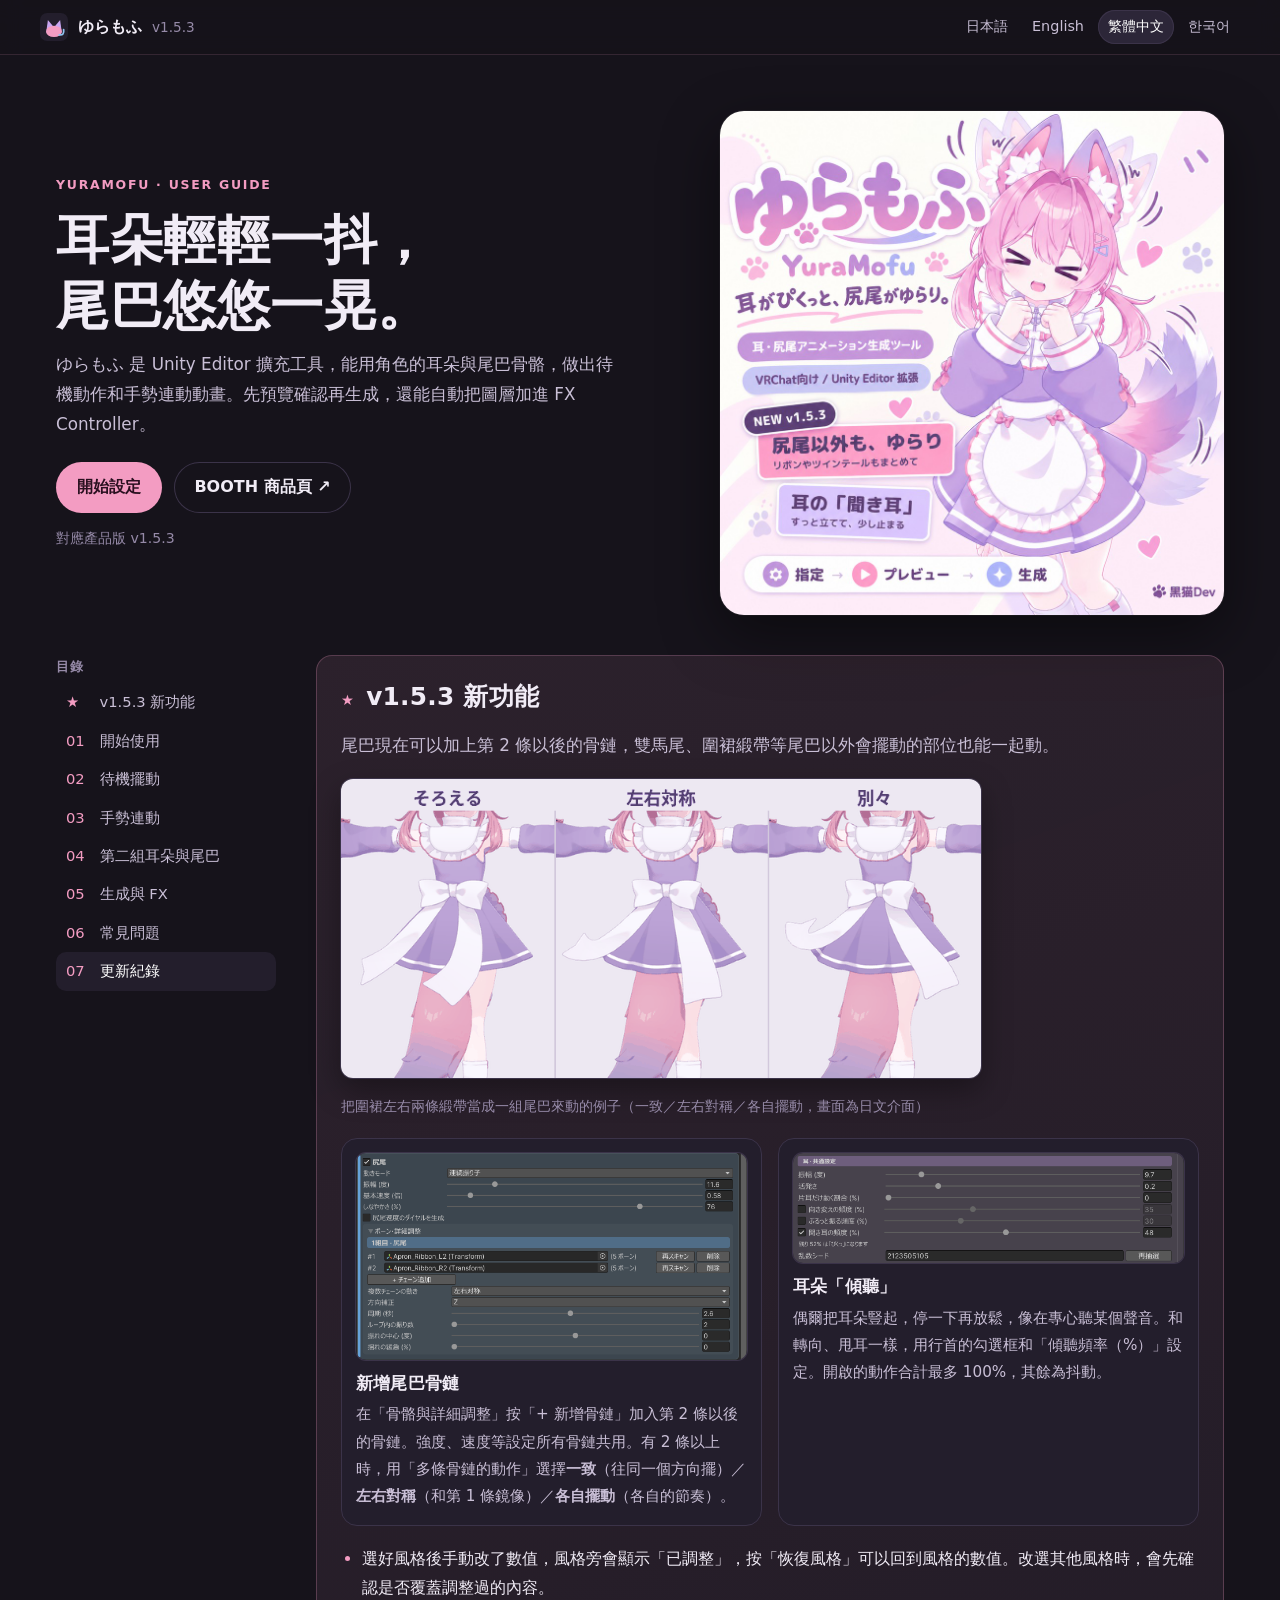
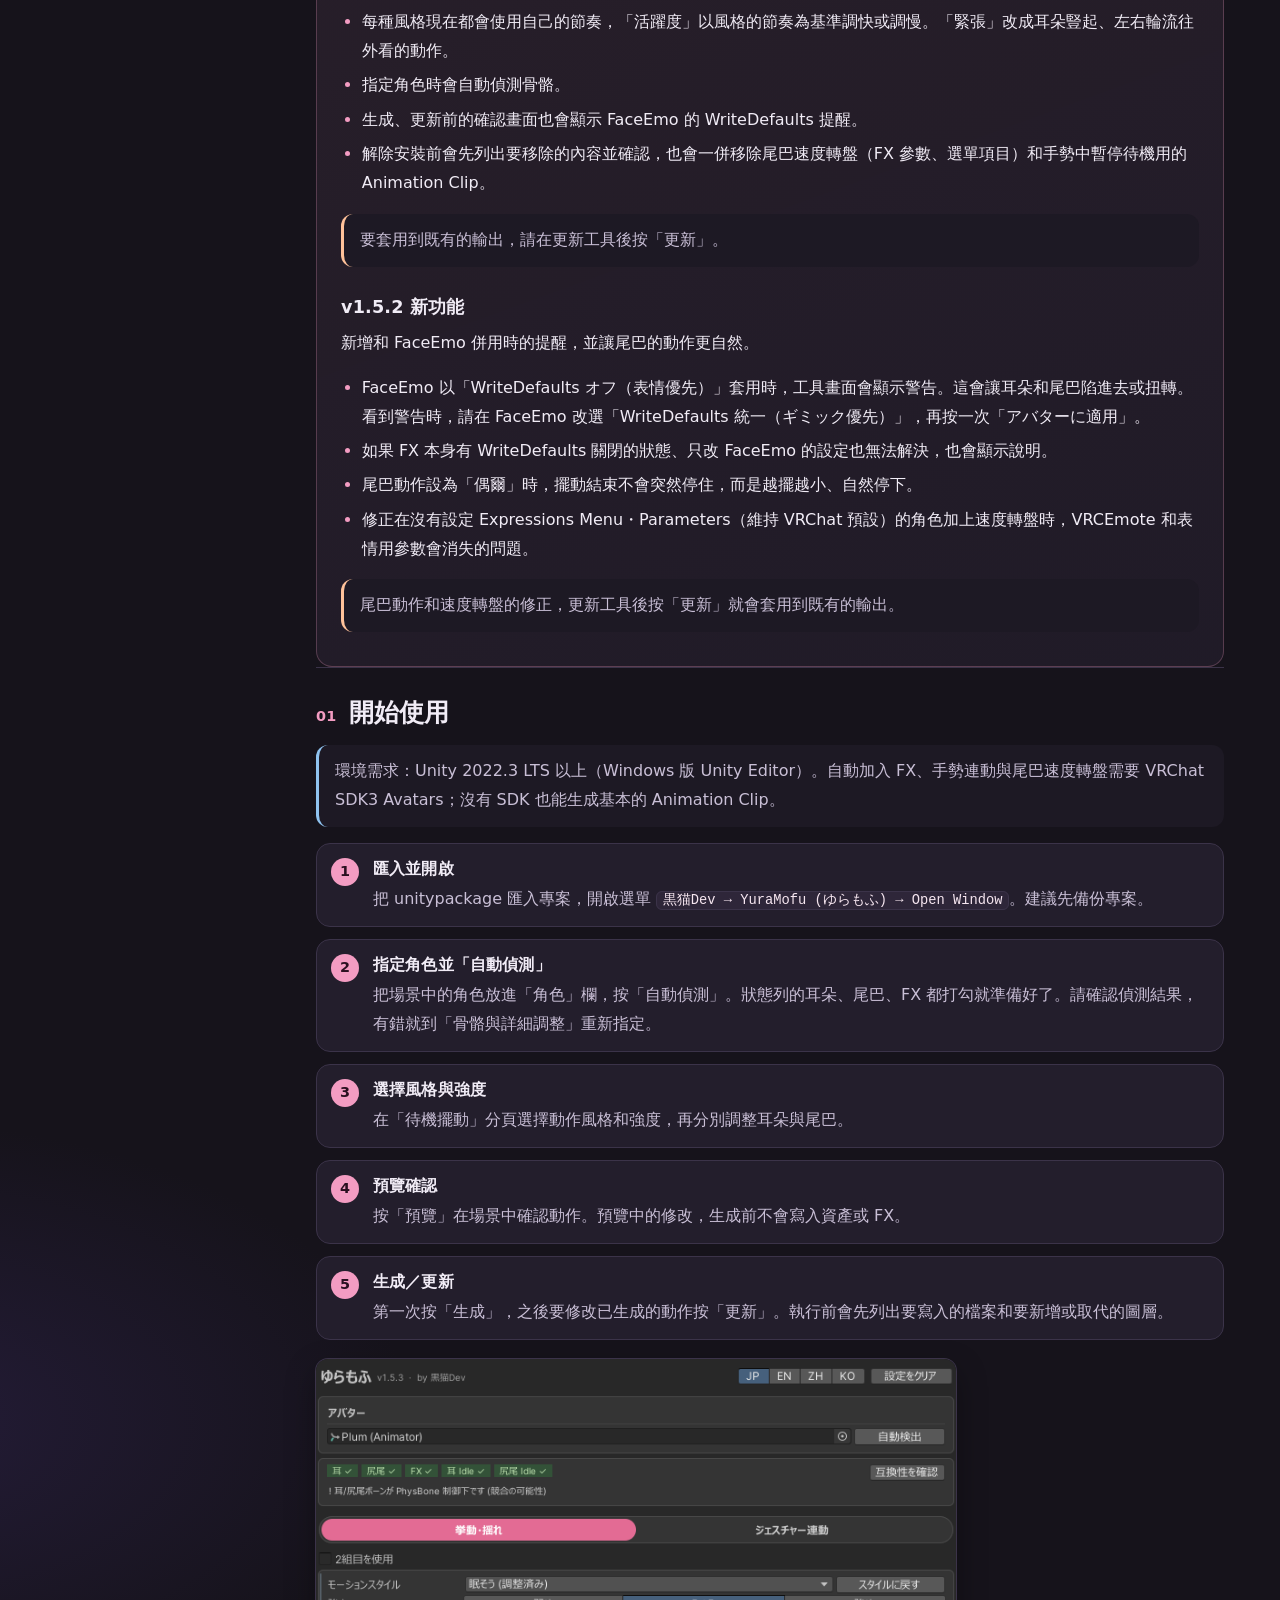
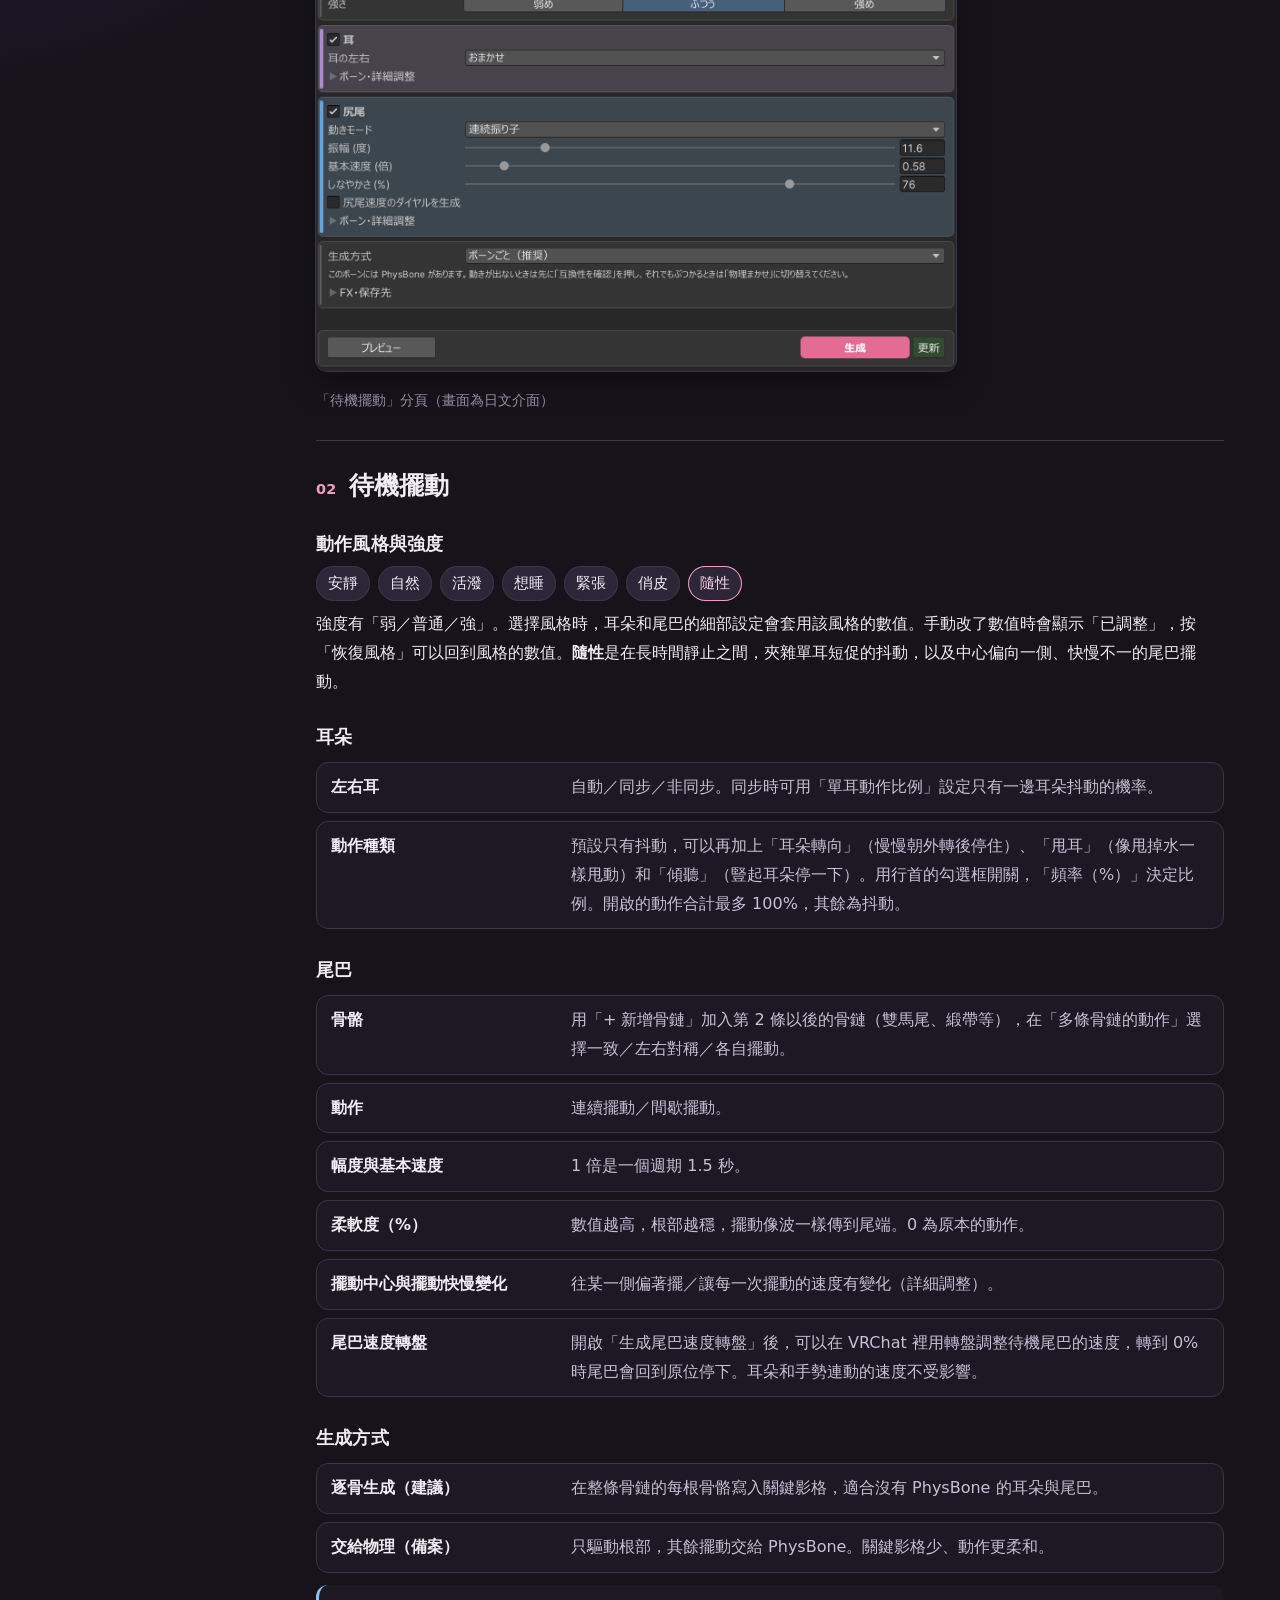
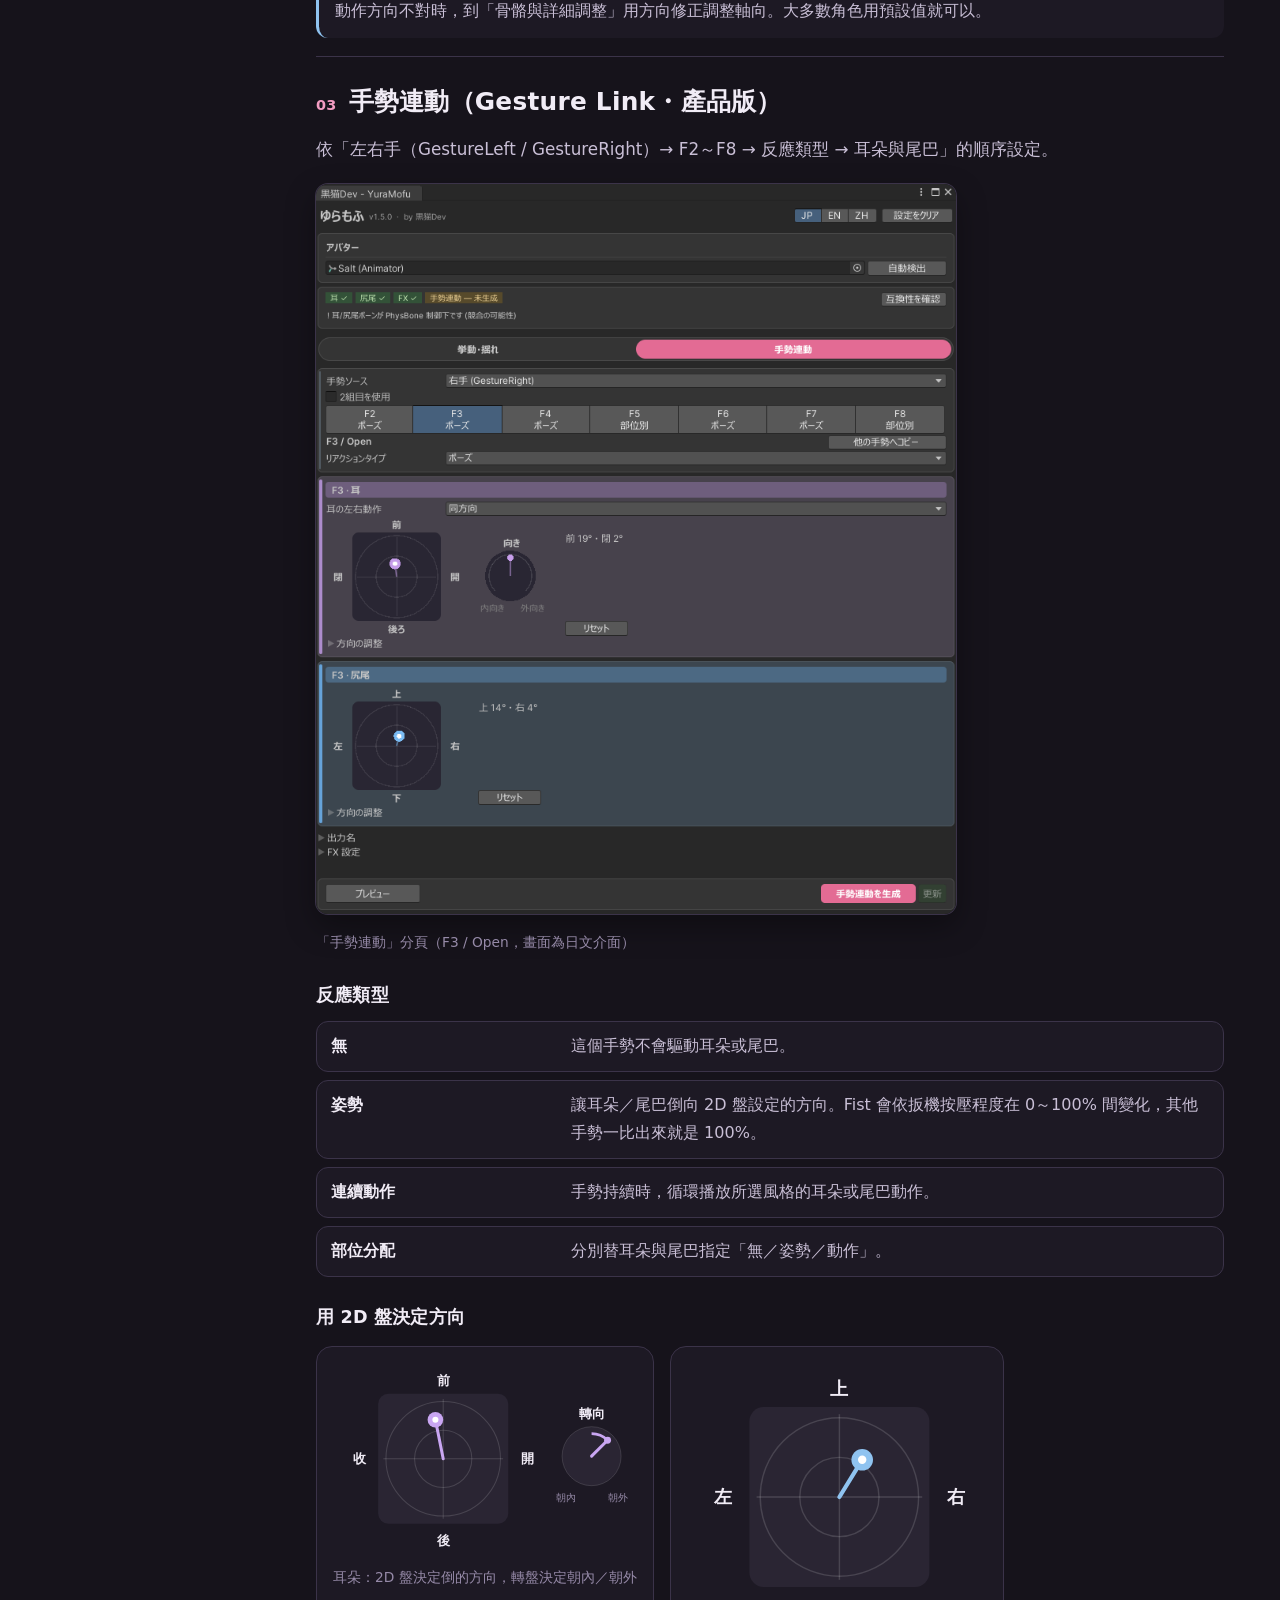
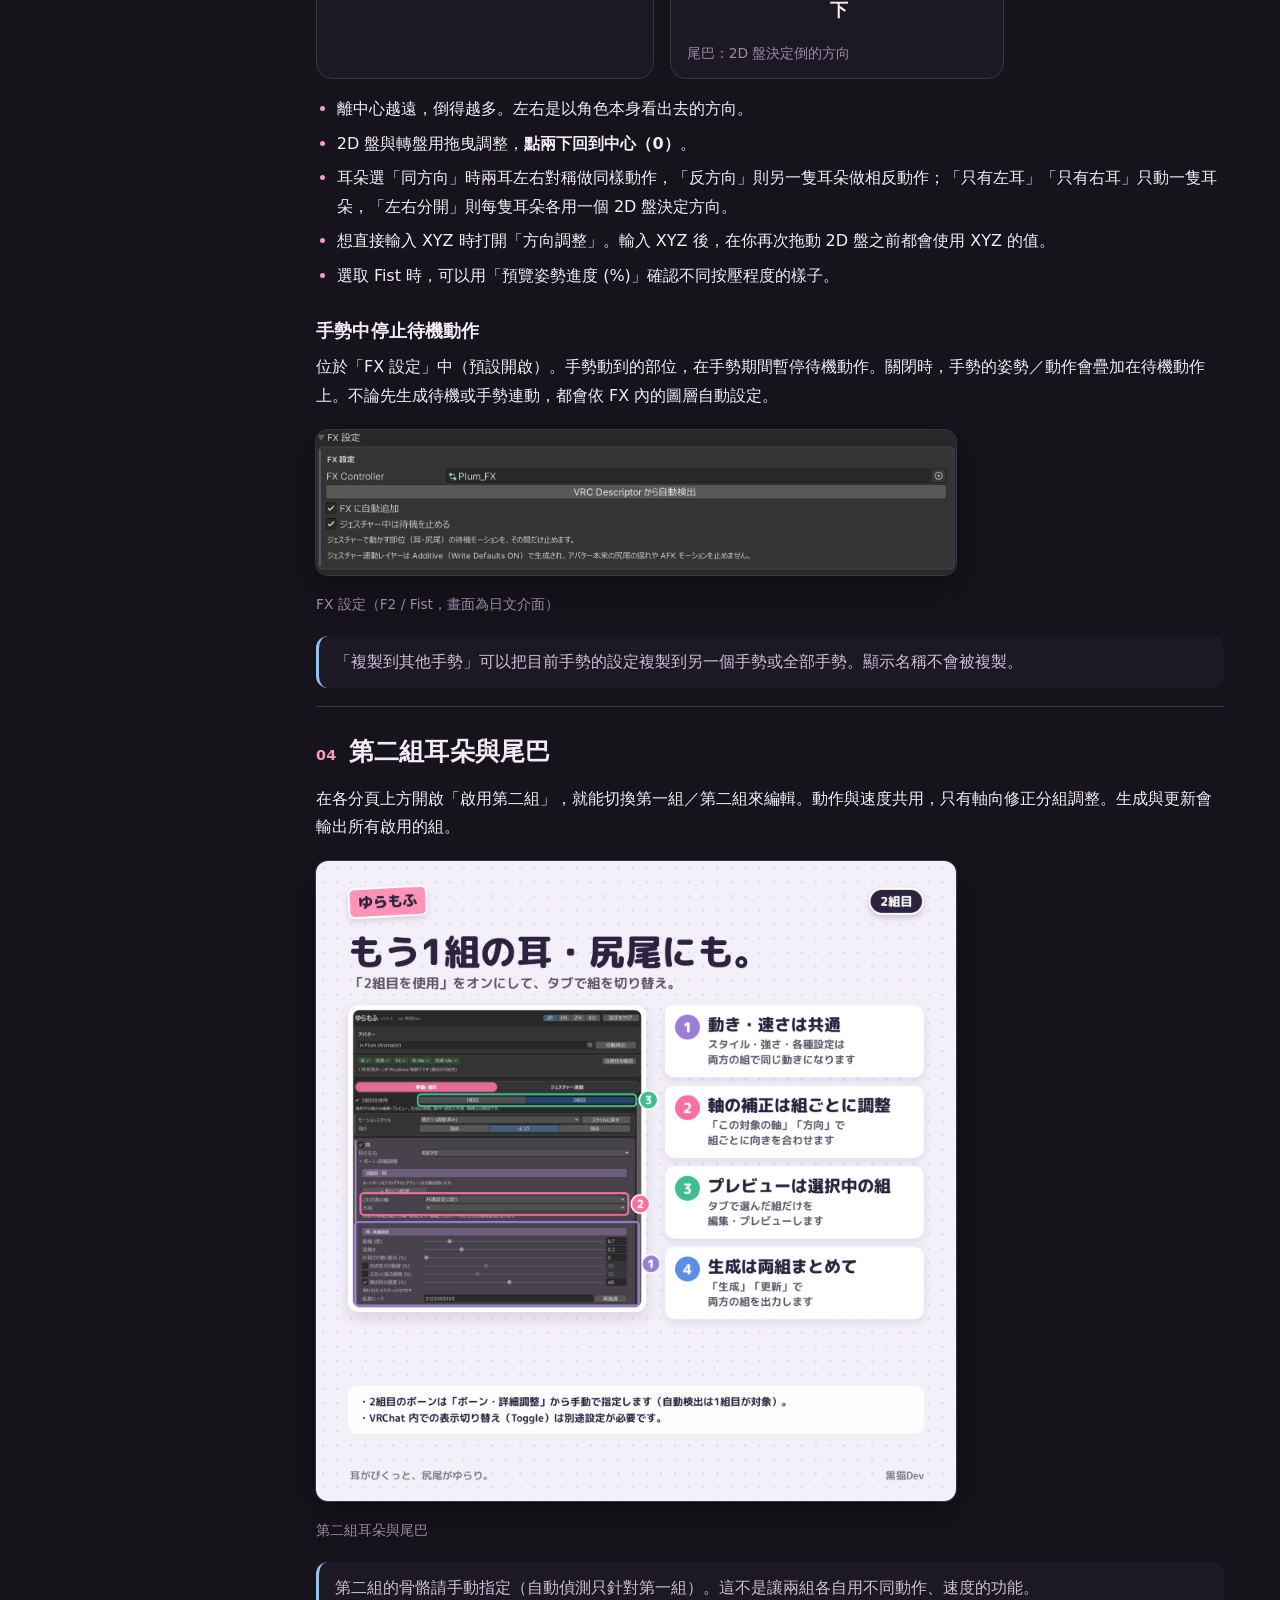
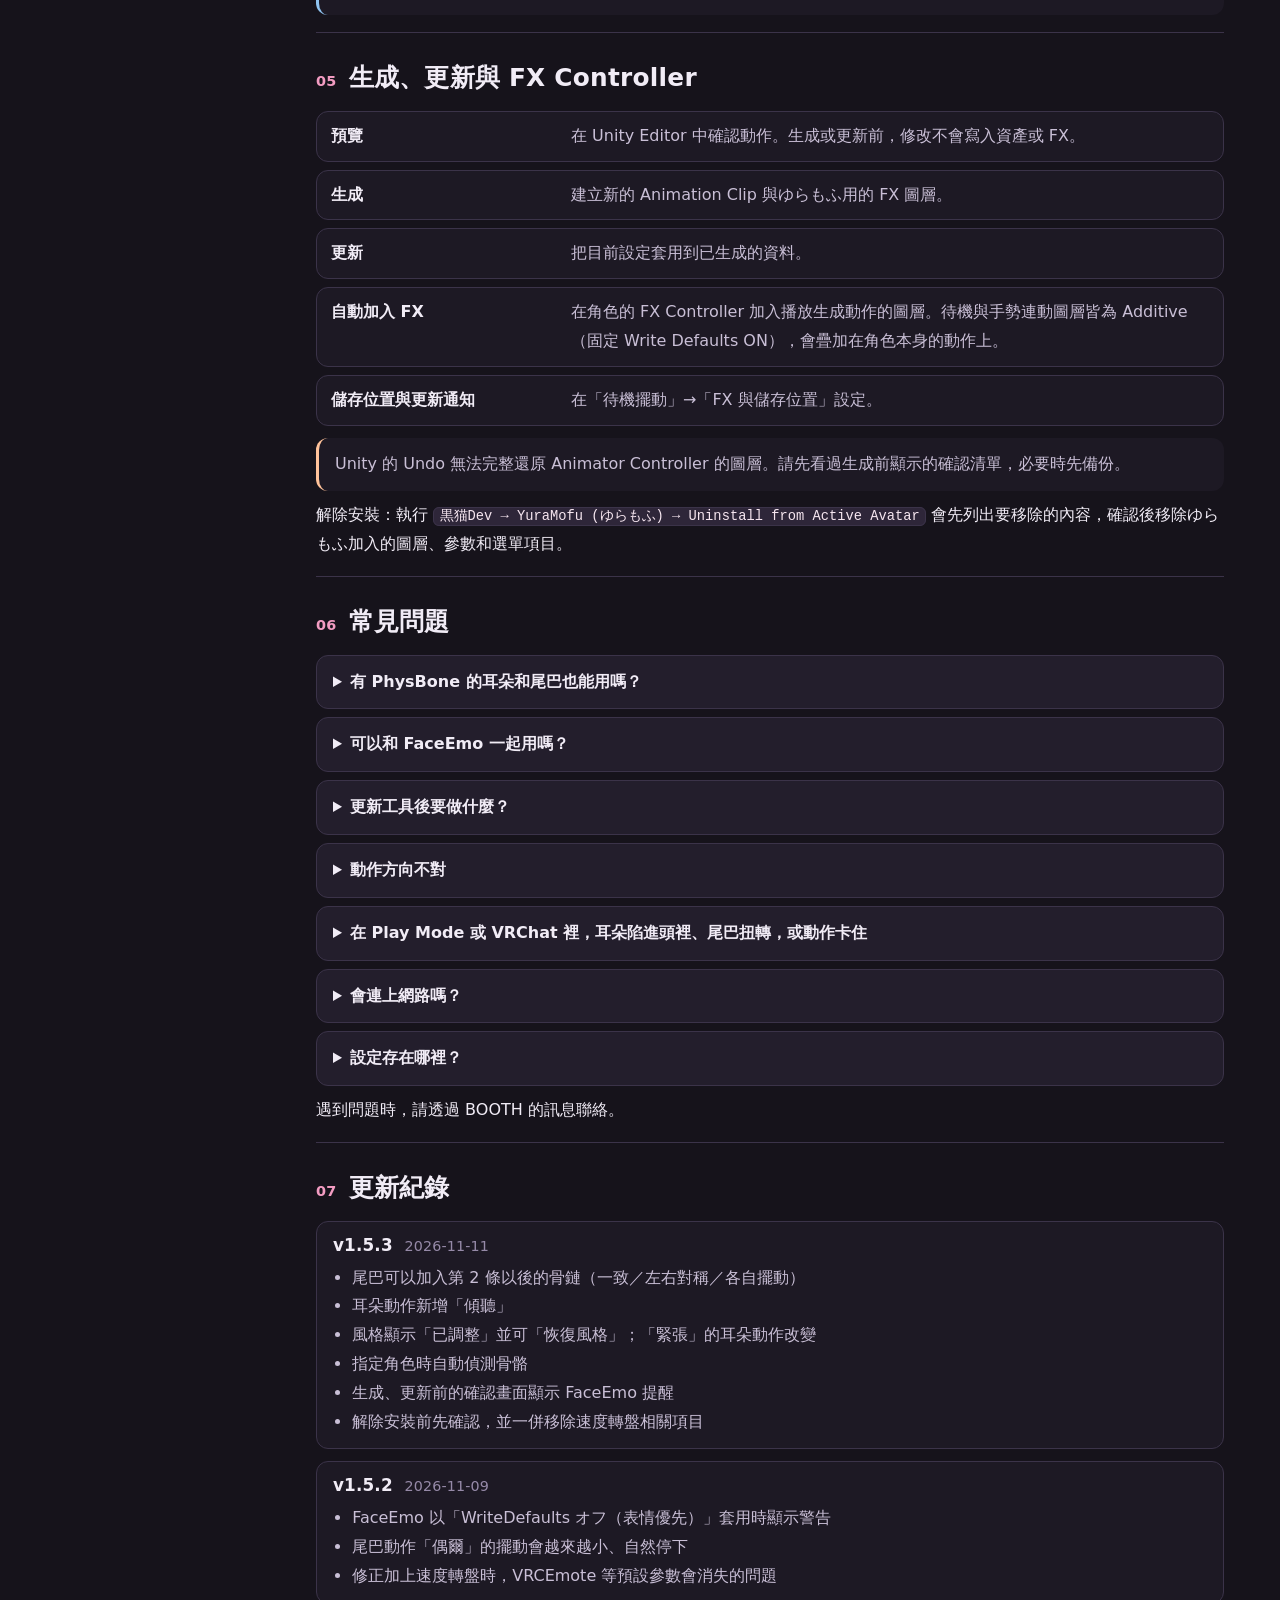
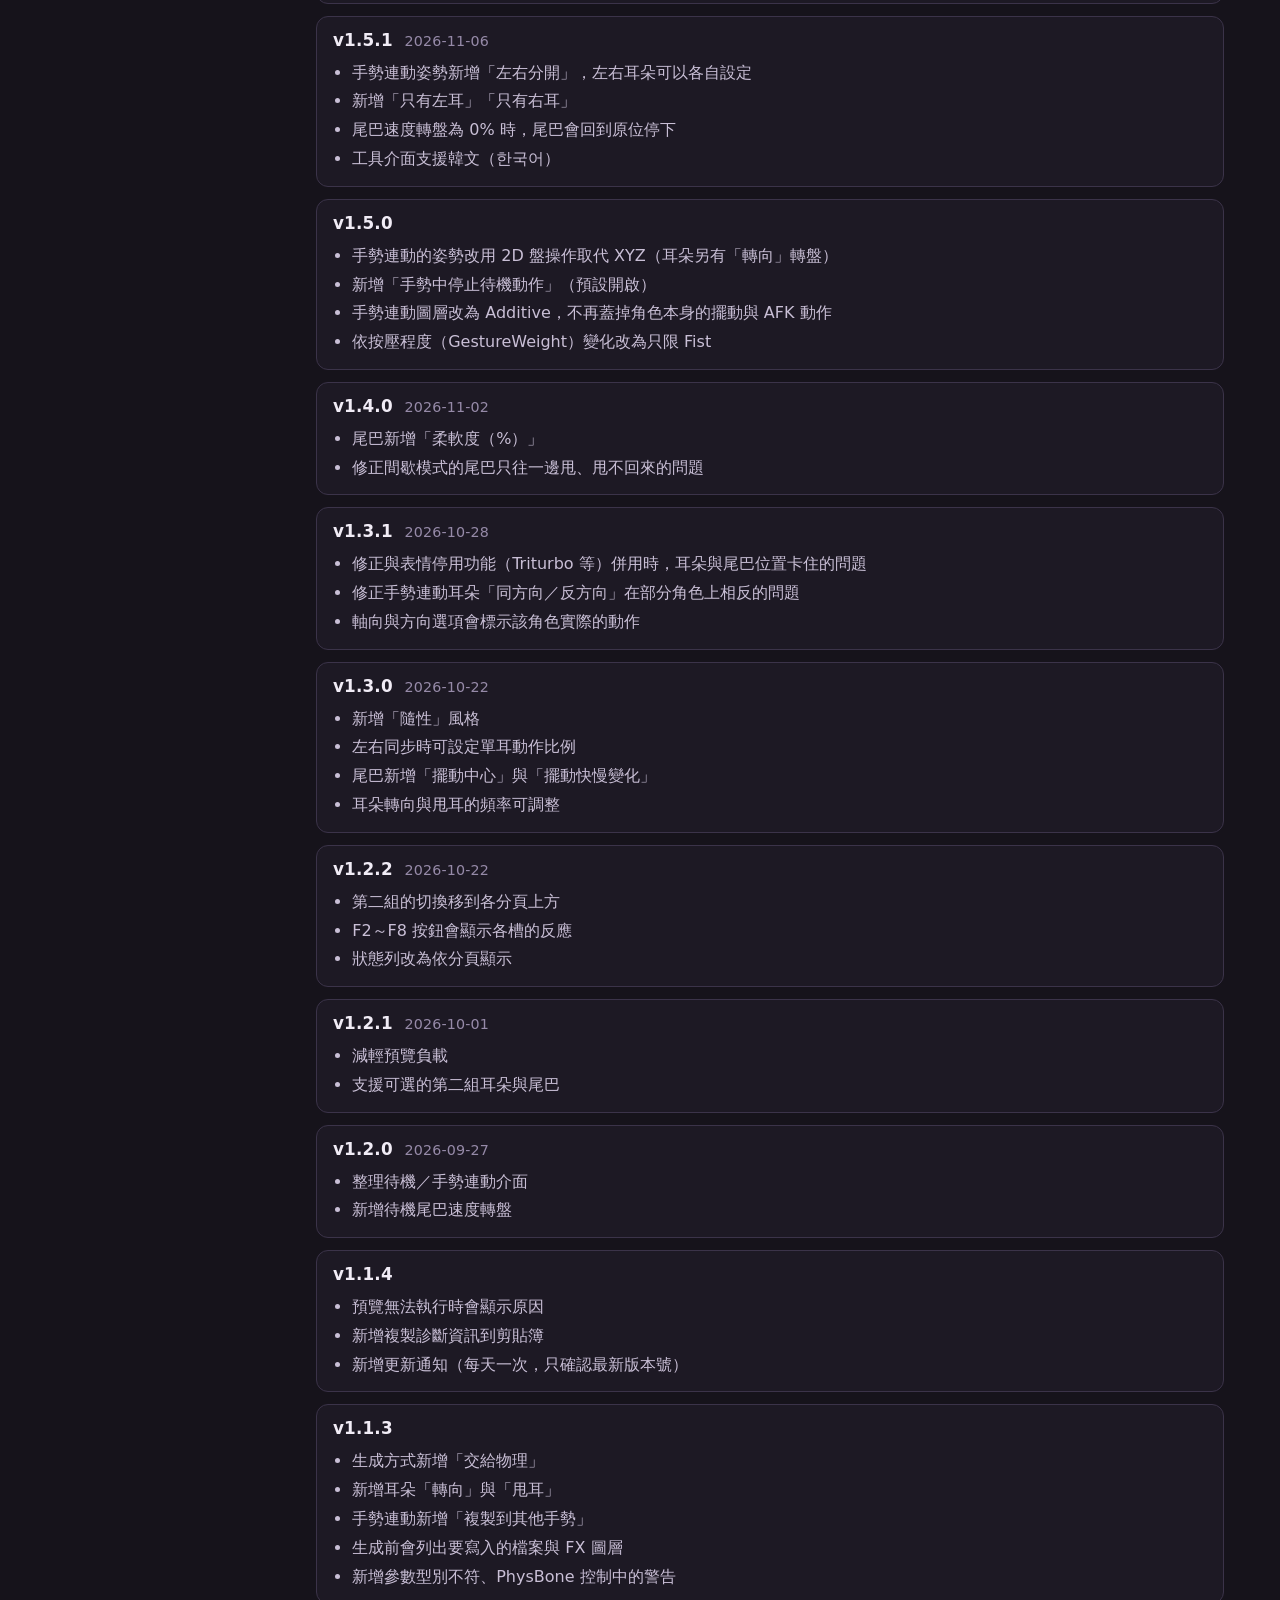
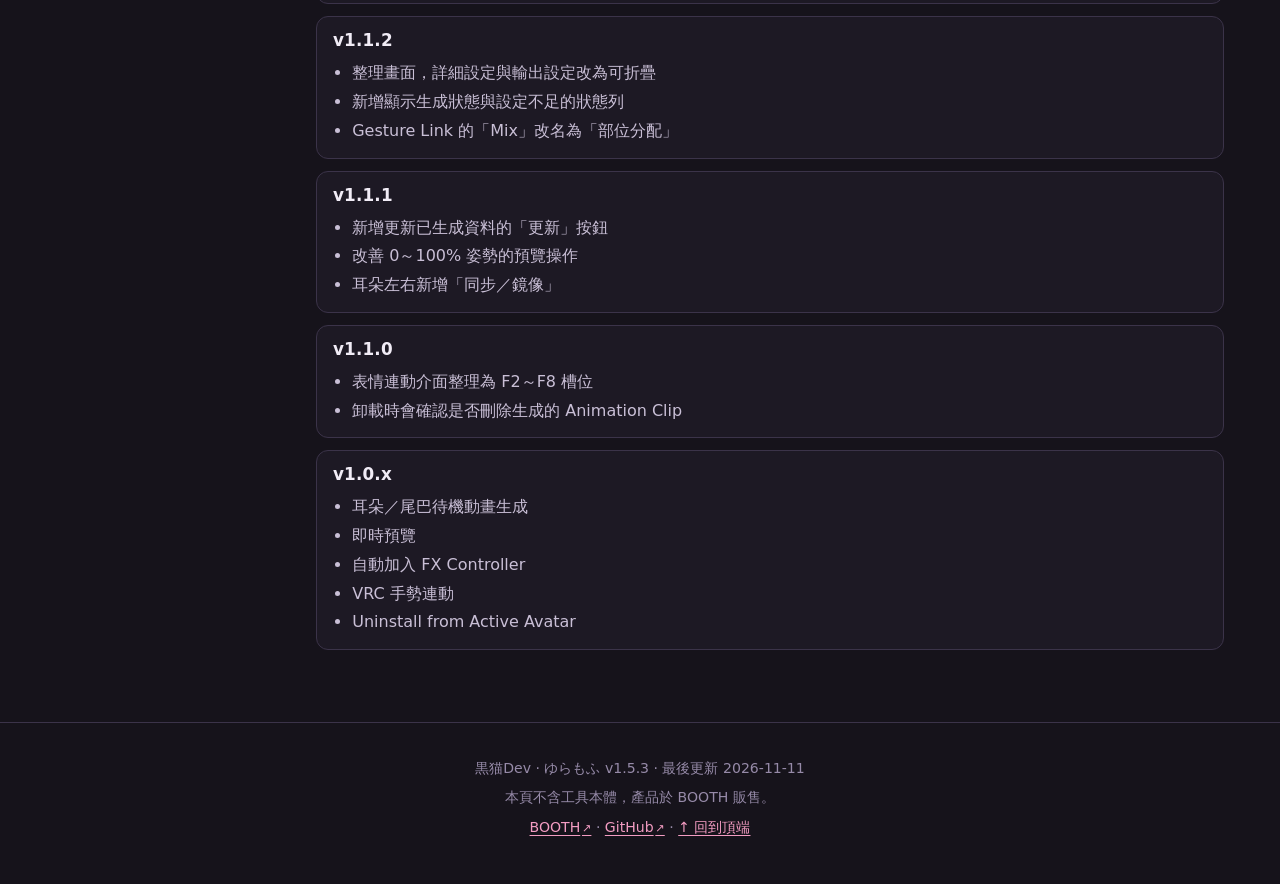
<file: zh.html>
<!doctype html>
<html lang="zh-Hant">
<head>
<meta charset="utf-8">
<meta name="viewport" content="width=device-width,initial-scale=1">
<title>ゆらもふ 使用說明</title>
<meta name="description" content="VRChat 耳朵與尾巴動畫生成工具「ゆらもふ」的使用說明。">
<meta name="color-scheme" content="dark">
<meta property="og:title" content="ゆらもふ 使用說明">
<meta property="og:description" content="VRChat 耳朵與尾巴動畫生成工具「ゆらもふ」的使用說明。">
<meta property="og:image" content="https://kuroneko11375.github.io/yuramofu-guide/assets/v150/main.jpg">
<meta property="og:url" content="https://kuroneko11375.github.io/yuramofu-guide/zh.html">
<meta property="og:type" content="website">
<link rel="alternate" hreflang="ja" href="https://kuroneko11375.github.io/yuramofu-guide/">
<link rel="alternate" hreflang="en" href="https://kuroneko11375.github.io/yuramofu-guide/en.html">
<link rel="alternate" hreflang="zh-Hant" href="https://kuroneko11375.github.io/yuramofu-guide/zh.html">
<link rel="alternate" hreflang="ko" href="https://kuroneko11375.github.io/yuramofu-guide/ko.html">
<link rel="icon" href="favicon.svg" type="image/svg+xml">
<link rel="stylesheet" href="site.css">
<script src="gallery.js" defer></script>
</head>
<body id="top">
<a class="skip" href="#main">跳到內容</a>
<header class="bar"><a class="brand" href="#top"><img src="favicon.svg" alt="" width="28" height="28">ゆらもふ <span>v1.5.3</span></a><nav class="langs" aria-label="Language"><a href="index.html" hreflang="ja" lang="ja">日本語</a><a href="en.html" hreflang="en" lang="en">English</a><a href="zh.html" aria-current="page" hreflang="zh-Hant" lang="zh-Hant">繁體中文</a><a href="ko.html" hreflang="ko" lang="ko">한국어</a></nav></header>
<div class="hero">
<div class="hero-copy"><p class="eyebrow">YURAMOFU · USER GUIDE</p><h1>耳朵輕輕一抖，<br>尾巴悠悠一晃。</h1><p class="lead">ゆらもふ 是 Unity Editor 擴充工具，能用角色的耳朵與尾巴骨骼，做出待機動作和手勢連動動畫。先預覽確認再生成，還能自動把圖層加進 FX Controller。</p>
<div class="buttons"><a class="btn" href="#start">開始設定</a><a class="btn ghost" href="https://booth.pm/ja/items/8229167" target="_blank" rel="noopener">BOOTH 商品頁 ↗</a></div>
<p class="badge">對應產品版 v1.5.3</p></div>
<a class="hero-art zoom" href="assets/v150/main.jpg" data-caption="ゆらもふ 主視覺"><img src="assets/v150/main.jpg" alt="ゆらもふ 主視覺" width="1024" height="1024" fetchpriority="high"></a></div>
<div class="layout">
<nav class="toc" aria-label="目錄"><p>目錄</p><ol><li><a href="#new"><span class="num">★</span>v1.5.3 新功能</a></li><li><a href="#start"><span class="num">01</span>開始使用</a></li><li><a href="#idle"><span class="num">02</span>待機擺動</a></li><li><a href="#gesture"><span class="num">03</span>手勢連動</a></li><li><a href="#set2"><span class="num">04</span>第二組耳朵與尾巴</a></li><li><a href="#output"><span class="num">05</span>生成與 FX</a></li><li><a href="#faq"><span class="num">06</span>常見問題</a></li><li><a href="#log"><span class="num">07</span>更新紀錄</a></li></ol></nav>
<main id="main">
<section id="new" class="sec new"><h2><span class="num">★</span>v1.5.3 新功能</h2><p class="lead">尾巴現在可以加上第 2 條以後的骨鏈，雙馬尾、圍裙緞帶等尾巴以外會擺動的部位也能一起動。</p>
<figure class="shot "><a class="zoom" href="assets/v150/tail_chains.gif" data-caption="把圍裙左右兩條緞帶當成一組尾巴來動的例子（一致／左右對稱／各自擺動，畫面為日文介面）"><img src="assets/v150/tail_chains.gif" alt="把圍裙左右兩條緞帶當成一組尾巴來動的例子（一致／左右對稱／各自擺動，畫面為日文介面）" width="810" height="378" loading="lazy" decoding="async"></a><figcaption>把圍裙左右兩條緞帶當成一組尾巴來動的例子（一致／左右對稱／各自擺動，畫面為日文介面）</figcaption></figure>
<div class="cards"><article class="card"><a class="zoom" href="assets/v150/ui_tail_chains.png" data-caption="新增尾巴骨鏈"><img src="assets/v150/ui_tail_chains.png" alt="新增尾巴骨鏈" width="704" height="372" loading="lazy" decoding="async"></a><h4>新增尾巴骨鏈</h4><p>在「骨骼與詳細調整」按「+ 新增骨鏈」加入第 2 條以後的骨鏈。強度、速度等設定所有骨鏈共用。有 2 條以上時，用「多條骨鏈的動作」選擇<strong>一致</strong>（往同一個方向擺）／<strong>左右對稱</strong>（和第 1 條鏡像）／<strong>各自擺動</strong>（各自的節奏）。</p></article><article class="card"><a class="zoom" href="assets/v150/ui_ear_listen.png" data-caption="耳朵「傾聽」"><img src="assets/v150/ui_ear_listen.png" alt="耳朵「傾聽」" width="676" height="190" loading="lazy" decoding="async"></a><h4>耳朵「傾聽」</h4><p>偶爾把耳朵豎起，停一下再放鬆，像在專心聽某個聲音。和轉向、甩耳一樣，用行首的勾選框和「傾聽頻率（%）」設定。開啟的動作合計最多 100%，其餘為抖動。</p></article></div>
<ul class="list"><li>選好風格後手動改了數值，風格旁會顯示「已調整」，按「恢復風格」可以回到風格的數值。改選其他風格時，會先確認是否覆蓋調整過的內容。</li><li>每種風格現在都會使用自己的節奏，「活躍度」以風格的節奏為基準調快或調慢。「緊張」改成耳朵豎起、左右輪流往外看的動作。</li><li>指定角色時會自動偵測骨骼。</li><li>生成、更新前的確認畫面也會顯示 FaceEmo 的 WriteDefaults 提醒。</li><li>解除安裝前會先列出要移除的內容並確認，也會一併移除尾巴速度轉盤（FX 參數、選單項目）和手勢中暫停待機用的 Animation Clip。</li></ul>
<p class="note warn">要套用到既有的輸出，請在更新工具後按「更新」。</p>
<h3>v1.5.2 新功能</h3>
<p>新增和 FaceEmo 併用時的提醒，並讓尾巴的動作更自然。</p>
<ul class="list"><li>FaceEmo 以「WriteDefaults オフ（表情優先）」套用時，工具畫面會顯示警告。這會讓耳朵和尾巴陷進去或扭轉。看到警告時，請在 FaceEmo 改選「WriteDefaults 統一（ギミック優先）」，再按一次「アバターに適用」。</li><li>如果 FX 本身有 WriteDefaults 關閉的狀態、只改 FaceEmo 的設定也無法解決，也會顯示說明。</li><li>尾巴動作設為「偶爾」時，擺動結束不會突然停住，而是越擺越小、自然停下。</li><li>修正在沒有設定 Expressions Menu・Parameters（維持 VRChat 預設）的角色加上速度轉盤時，VRCEmote 和表情用參數會消失的問題。</li></ul>
<p class="note warn">尾巴動作和速度轉盤的修正，更新工具後按「更新」就會套用到既有的輸出。</p></section>
<section id="start" class="sec"><h2><span class="num">01</span>開始使用</h2><p class="note">環境需求：Unity 2022.3 LTS 以上（Windows 版 Unity Editor）。自動加入 FX、手勢連動與尾巴速度轉盤需要 VRChat SDK3 Avatars；沒有 SDK 也能生成基本的 Animation Clip。</p>
<ol class="steps"><li><h4>匯入並開啟</h4><p>把 unitypackage 匯入專案，開啟選單 <code>黒猫Dev → YuraMofu (ゆらもふ) → Open Window</code>。建議先備份專案。</p></li><li><h4>指定角色並「自動偵測」</h4><p>把場景中的角色放進「角色」欄，按「自動偵測」。狀態列的耳朵、尾巴、FX 都打勾就準備好了。請確認偵測結果，有錯就到「骨骼與詳細調整」重新指定。</p></li><li><h4>選擇風格與強度</h4><p>在「待機擺動」分頁選擇動作風格和強度，再分別調整耳朵與尾巴。</p></li><li><h4>預覽確認</h4><p>按「預覽」在場景中確認動作。預覽中的修改，生成前不會寫入資產或 FX。</p></li><li><h4>生成／更新</h4><p>第一次按「生成」，之後要修改已生成的動作按「更新」。執行前會先列出要寫入的檔案和要新增或取代的圖層。</p></li></ol>
<figure class="shot "><a class="zoom" href="assets/v150/ui_idle.png" data-caption="「待機擺動」分頁（畫面為日文介面）"><img src="assets/v150/ui_idle.png" alt="「待機擺動」分頁（畫面為日文介面）" width="704" height="674" loading="lazy" decoding="async"></a><figcaption>「待機擺動」分頁（畫面為日文介面）</figcaption></figure></section>
<section id="idle" class="sec"><h2><span class="num">02</span>待機擺動</h2><h3>動作風格與強度</h3>
<ul class="chips"><li>安靜</li><li>自然</li><li>活潑</li><li>想睡</li><li>緊張</li><li>俏皮</li><li>隨性</li></ul>
<p>強度有「弱／普通／強」。選擇風格時，耳朵和尾巴的細部設定會套用該風格的數值。手動改了數值時會顯示「已調整」，按「恢復風格」可以回到風格的數值。<strong>隨性</strong>是在長時間靜止之間，夾雜單耳短促的抖動，以及中心偏向一側、快慢不一的尾巴擺動。</p>
<h3>耳朵</h3>
<dl class="terms"><div><dt>左右耳</dt><dd>自動／同步／非同步。同步時可用「單耳動作比例」設定只有一邊耳朵抖動的機率。</dd></div><div><dt>動作種類</dt><dd>預設只有抖動，可以再加上「耳朵轉向」（慢慢朝外轉後停住）、「甩耳」（像甩掉水一樣甩動）和「傾聽」（豎起耳朵停一下）。用行首的勾選框開關，「頻率（%）」決定比例。開啟的動作合計最多 100%，其餘為抖動。</dd></div></dl>
<h3>尾巴</h3>
<dl class="terms"><div><dt>骨骼</dt><dd>用「+ 新增骨鏈」加入第 2 條以後的骨鏈（雙馬尾、緞帶等），在「多條骨鏈的動作」選擇一致／左右對稱／各自擺動。</dd></div><div><dt>動作</dt><dd>連續擺動／間歇擺動。</dd></div><div><dt>幅度與基本速度</dt><dd>1 倍是一個週期 1.5 秒。</dd></div><div><dt>柔軟度（%）</dt><dd>數值越高，根部越穩，擺動像波一樣傳到尾端。0 為原本的動作。</dd></div><div><dt>擺動中心與擺動快慢變化</dt><dd>往某一側偏著擺／讓每一次擺動的速度有變化（詳細調整）。</dd></div><div><dt>尾巴速度轉盤</dt><dd>開啟「生成尾巴速度轉盤」後，可以在 VRChat 裡用轉盤調整待機尾巴的速度，轉到 0% 時尾巴會回到原位停下。耳朵和手勢連動的速度不受影響。</dd></div></dl>
<h3>生成方式</h3>
<dl class="terms"><div><dt>逐骨生成（建議）</dt><dd>在整條骨鏈的每根骨骼寫入關鍵影格，適合沒有 PhysBone 的耳朵與尾巴。</dd></div><div><dt>交給物理（備案）</dt><dd>只驅動根部，其餘擺動交給 PhysBone。關鍵影格少、動作更柔和。</dd></div></dl>
<p class="note">動作方向不對時，到「骨骼與詳細調整」用方向修正調整軸向。大多數角色用預設值就可以。</p></section>
<section id="gesture" class="sec"><h2><span class="num">03</span>手勢連動（Gesture Link・產品版）</h2><p class="lead">依「左右手（GestureLeft / GestureRight）→ F2～F8 → 反應類型 → 耳朵與尾巴」的順序設定。</p>
<figure class="shot "><a class="zoom" href="assets/v150/ui_gesture.png" data-caption="「手勢連動」分頁（F3 / Open，畫面為日文介面）"><img src="assets/v150/ui_gesture.png" alt="「手勢連動」分頁（F3 / Open，畫面為日文介面）" width="810" height="924" loading="lazy" decoding="async"></a><figcaption>「手勢連動」分頁（F3 / Open，畫面為日文介面）</figcaption></figure>
<h3>反應類型</h3>
<dl class="terms"><div><dt>無</dt><dd>這個手勢不會驅動耳朵或尾巴。</dd></div><div><dt>姿勢</dt><dd>讓耳朵／尾巴倒向 2D 盤設定的方向。Fist 會依扳機按壓程度在 0～100% 間變化，其他手勢一比出來就是 100%。</dd></div><div><dt>連續動作</dt><dd>手勢持續時，循環播放所選風格的耳朵或尾巴動作。</dd></div><div><dt>部位分配</dt><dd>分別替耳朵與尾巴指定「無／姿勢／動作」。</dd></div></dl>
<h3>用 2D 盤決定方向</h3>
<div class="pads"><figure class="pad"><svg viewBox="0 0 350 230" role="img" aria-label="耳朵：2D 盤決定倒的方向，轉盤決定朝內／朝外">
<rect x="52" y="40" width="150" height="150" rx="12" class="face"/>
<circle cx="127" cy="115" r="66" class="ring"/><circle cx="127" cy="115" r="33" class="ring"/>
<line x1="58" y1="115" x2="196" y2="115" class="ring"/><line x1="127" y1="46" x2="127" y2="184" class="ring"/>
<line x1="127" y1="115" x2="118" y2="70" style="stroke:var(--ear)" class="hand"/><circle cx="118" cy="70" r="9" style="fill:var(--ear)"/><circle cx="118" cy="70" r="3.5" fill="#fff"/>
<text x="127" y="30" class="lbl b">前</text><text x="127" y="214" class="lbl b">後</text>
<text x="30" y="120" class="lbl b">收</text><text x="224" y="120" class="lbl b">開</text>
<g transform="translate(298 112)">
<circle r="34" class="dial"/><path d="M0 -26 A26 26 0 0 1 18.4 -18.4" class="arc" style="stroke:var(--ear)"/>
<line x1="0" y1="0" x2="18.4" y2="-18.4" style="stroke:var(--ear)" class="hand"/><circle cx="18.4" cy="-18.4" r="4" style="fill:var(--ear)"/>
<text y="-44" class="lbl b">轉向</text><text x="-30" y="52" class="lbl s">朝內</text><text x="30" y="52" class="lbl s">朝外</text></g></svg><figcaption>耳朵：2D 盤決定倒的方向，轉盤決定朝內／朝外</figcaption></figure><figure class="pad"><svg viewBox="0 0 250 230" role="img" aria-label="尾巴：2D 盤決定倒的方向">
<rect x="52" y="40" width="150" height="150" rx="12" class="face"/>
<circle cx="127" cy="115" r="66" class="ring"/><circle cx="127" cy="115" r="33" class="ring"/>
<line x1="58" y1="115" x2="196" y2="115" class="ring"/><line x1="127" y1="46" x2="127" y2="184" class="ring"/>
<line x1="127" y1="115" x2="146" y2="84" style="stroke:var(--tail)" class="hand"/><circle cx="146" cy="84" r="9" style="fill:var(--tail)"/><circle cx="146" cy="84" r="3.5" fill="#fff"/>
<text x="127" y="30" class="lbl b">上</text><text x="127" y="214" class="lbl b">下</text>
<text x="30" y="120" class="lbl b">左</text><text x="224" y="120" class="lbl b">右</text>
</svg><figcaption>尾巴：2D 盤決定倒的方向</figcaption></figure></div>
<ul class="list"><li>離中心越遠，倒得越多。左右是以角色本身看出去的方向。</li><li>2D 盤與轉盤用拖曳調整，<strong>點兩下回到中心（0）</strong>。</li><li>耳朵選「同方向」時兩耳左右對稱做同樣動作，「反方向」則另一隻耳朵做相反動作；「只有左耳」「只有右耳」只動一隻耳朵，「左右分開」則每隻耳朵各用一個 2D 盤決定方向。</li><li>想直接輸入 XYZ 時打開「方向調整」。輸入 XYZ 後，在你再次拖動 2D 盤之前都會使用 XYZ 的值。</li><li>選取 Fist 時，可以用「預覽姿勢進度 (%)」確認不同按壓程度的樣子。</li></ul>
<h3>手勢中停止待機動作</h3>
<p>位於「FX 設定」中（預設開啟）。手勢動到的部位，在手勢期間暫停待機動作。關閉時，手勢的姿勢／動作會疊加在待機動作上。不論先生成待機或手勢連動，都會依 FX 內的圖層自動設定。</p>
<figure class="shot "><a class="zoom" href="assets/v150/ui_fx.png" data-caption="FX 設定（F2 / Fist，畫面為日文介面）"><img src="assets/v150/ui_fx.png" alt="FX 設定（F2 / Fist，畫面為日文介面）" width="810" height="184" loading="lazy" decoding="async"></a><figcaption>FX 設定（F2 / Fist，畫面為日文介面）</figcaption></figure>
<p class="note">「複製到其他手勢」可以把目前手勢的設定複製到另一個手勢或全部手勢。顯示名稱不會被複製。</p></section>
<section id="set2" class="sec"><h2><span class="num">04</span>第二組耳朵與尾巴</h2><p>在各分頁上方開啟「啟用第二組」，就能切換第一組／第二組來編輯。動作與速度共用，只有軸向修正分組調整。生成與更新會輸出所有啟用的組。</p>
<figure class="shot "><a class="zoom" href="assets/v150/set2.jpg" data-caption="第二組耳朵與尾巴"><img src="assets/v150/set2.jpg" alt="第二組耳朵與尾巴" width="1600" height="1600" loading="lazy" decoding="async"></a><figcaption>第二組耳朵與尾巴</figcaption></figure>
<p class="note">第二組的骨骼請手動指定（自動偵測只針對第一組）。這不是讓兩組各自用不同動作、速度的功能。</p></section>
<section id="output" class="sec"><h2><span class="num">05</span>生成、更新與 FX Controller</h2><dl class="terms"><div><dt>預覽</dt><dd>在 Unity Editor 中確認動作。生成或更新前，修改不會寫入資產或 FX。</dd></div><div><dt>生成</dt><dd>建立新的 Animation Clip 與ゆらもふ用的 FX 圖層。</dd></div><div><dt>更新</dt><dd>把目前設定套用到已生成的資料。</dd></div><div><dt>自動加入 FX</dt><dd>在角色的 FX Controller 加入播放生成動作的圖層。待機與手勢連動圖層皆為 Additive（固定 Write Defaults ON），會疊加在角色本身的動作上。</dd></div><div><dt>儲存位置與更新通知</dt><dd>在「待機擺動」→「FX 與儲存位置」設定。</dd></div></dl>
<p class="note warn">Unity 的 Undo 無法完整還原 Animator Controller 的圖層。請先看過生成前顯示的確認清單，必要時先備份。</p>
<p>解除安裝：執行 <code>黒猫Dev → YuraMofu (ゆらもふ) → Uninstall from Active Avatar</code> 會先列出要移除的內容，確認後移除ゆらもふ加入的圖層、參數和選單項目。</p></section>
<section id="faq" class="sec"><h2><span class="num">06</span>常見問題</h2><details><summary>有 PhysBone 的耳朵和尾巴也能用嗎？</summary><p>可以。用狀態列的「檢查相容性」確認 PhysBone 的 Is Animated 等設定。想把擺動交給 PhysBone 時，生成方式請選「交給物理」。</p></details><details><summary>可以和 FaceEmo 一起用嗎？</summary><p>請依 FaceEmo → ゆらもふ的順序生成。FaceEmo 重新生成時會重建 FX，請指定新的 FX 後再重新生成ゆらもふ。</p></details><details><summary>更新工具後要做什麼？</summary><p>匯入後按「更新」，修正就會套用到既有的輸出；缺少的輸出請按「生成」。</p></details><details><summary>動作方向不對</summary><p>待機動作請用「骨骼與詳細調整」的方向修正；手勢連動的姿勢直接用 2D 盤調整方向。</p></details><details><summary>在 Play Mode 或 VRChat 裡，耳朵陷進頭裡、尾巴扭轉，或動作卡住</summary><p>FX 裡 Write Defaults 的 ON / OFF 混用時會發生。常見原因是 FaceEmo，或臉部追蹤的表情停用功能（Triturbo 擴充等），會讓ゆらもふ的待機動作（需要 Write Defaults ON）的姿勢跑掉。改骨骼或方向設定無法解決。請暫時拿掉可能有關的機關，在 Play Mode 確認，並把 FX 的 Write Defaults 統一。使用 FaceEmo 時，請先統一，再依 FaceEmo → ゆらもふ的順序生成。還是無法解決時，請附上 <code>黒猫Dev → YuraMofu (ゆらもふ) → Copy Diagnostics</code> 的結果，透過 BOOTH 訊息聯絡。</p></details><details><summary>會連上網路嗎？</summary><p>每天只檢查一次最新版本，不會傳送專案或角色的任何資訊。可在「FX 與儲存位置」關閉，離線也能使用。</p></details><details><summary>設定存在哪裡？</summary><p>視窗設定以專案為單位，保存最後一組。「清空設定」可以回到預設值（不會刪除已生成的動畫和圖層）。</p></details>
<p>遇到問題時，請透過 BOOTH 的訊息聯絡。</p></section>
<section id="log" class="sec"><h2><span class="num">07</span>更新紀錄</h2><div class="log"><article><h3>v1.5.3 <span>2026-11-11</span></h3><ul><li>尾巴可以加入第 2 條以後的骨鏈（一致／左右對稱／各自擺動）</li><li>耳朵動作新增「傾聽」</li><li>風格顯示「已調整」並可「恢復風格」；「緊張」的耳朵動作改變</li><li>指定角色時自動偵測骨骼</li><li>生成、更新前的確認畫面顯示 FaceEmo 提醒</li><li>解除安裝前先確認，並一併移除速度轉盤相關項目</li></ul></article><article><h3>v1.5.2 <span>2026-11-09</span></h3><ul><li>FaceEmo 以「WriteDefaults オフ（表情優先）」套用時顯示警告</li><li>尾巴動作「偶爾」的擺動會越來越小、自然停下</li><li>修正加上速度轉盤時，VRCEmote 等預設參數會消失的問題</li></ul></article><article><h3>v1.5.1 <span>2026-11-06</span></h3><ul><li>手勢連動姿勢新增「左右分開」，左右耳朵可以各自設定</li><li>新增「只有左耳」「只有右耳」</li><li>尾巴速度轉盤為 0% 時，尾巴會回到原位停下</li><li>工具介面支援韓文（한국어）</li></ul></article><article><h3>v1.5.0</h3><ul><li>手勢連動的姿勢改用 2D 盤操作取代 XYZ（耳朵另有「轉向」轉盤）</li><li>新增「手勢中停止待機動作」（預設開啟）</li><li>手勢連動圖層改為 Additive，不再蓋掉角色本身的擺動與 AFK 動作</li><li>依按壓程度（GestureWeight）變化改為只限 Fist</li></ul></article><article><h3>v1.4.0 <span>2026-11-02</span></h3><ul><li>尾巴新增「柔軟度（%）」</li><li>修正間歇模式的尾巴只往一邊甩、甩不回來的問題</li></ul></article><article><h3>v1.3.1 <span>2026-10-28</span></h3><ul><li>修正與表情停用功能（Triturbo 等）併用時，耳朵與尾巴位置卡住的問題</li><li>修正手勢連動耳朵「同方向／反方向」在部分角色上相反的問題</li><li>軸向與方向選項會標示該角色實際的動作</li></ul></article><article><h3>v1.3.0 <span>2026-10-22</span></h3><ul><li>新增「隨性」風格</li><li>左右同步時可設定單耳動作比例</li><li>尾巴新增「擺動中心」與「擺動快慢變化」</li><li>耳朵轉向與甩耳的頻率可調整</li></ul></article><article><h3>v1.2.2 <span>2026-10-22</span></h3><ul><li>第二組的切換移到各分頁上方</li><li>F2～F8 按鈕會顯示各槽的反應</li><li>狀態列改為依分頁顯示</li></ul></article><article><h3>v1.2.1 <span>2026-10-01</span></h3><ul><li>減輕預覽負載</li><li>支援可選的第二組耳朵與尾巴</li></ul></article><article><h3>v1.2.0 <span>2026-09-27</span></h3><ul><li>整理待機／手勢連動介面</li><li>新增待機尾巴速度轉盤</li></ul></article><article><h3>v1.1.4</h3><ul><li>預覽無法執行時會顯示原因</li><li>新增複製診斷資訊到剪貼簿</li><li>新增更新通知（每天一次，只確認最新版本號）</li></ul></article><article><h3>v1.1.3</h3><ul><li>生成方式新增「交給物理」</li><li>新增耳朵「轉向」與「甩耳」</li><li>手勢連動新增「複製到其他手勢」</li><li>生成前會列出要寫入的檔案與 FX 圖層</li><li>新增參數型別不符、PhysBone 控制中的警告</li></ul></article><article><h3>v1.1.2</h3><ul><li>整理畫面，詳細設定與輸出設定改為可折疊</li><li>新增顯示生成狀態與設定不足的狀態列</li><li>Gesture Link 的「Mix」改名為「部位分配」</li></ul></article><article><h3>v1.1.1</h3><ul><li>新增更新已生成資料的「更新」按鈕</li><li>改善 0～100% 姿勢的預覽操作</li><li>耳朵左右新增「同步／鏡像」</li></ul></article><article><h3>v1.1.0</h3><ul><li>表情連動介面整理為 F2～F8 槽位</li><li>卸載時會確認是否刪除生成的 Animation Clip</li></ul></article><article><h3>v1.0.x</h3><ul><li>耳朵／尾巴待機動畫生成</li><li>即時預覽</li><li>自動加入 FX Controller</li><li>VRC 手勢連動</li><li>Uninstall from Active Avatar</li></ul></article></div></section>
</main></div>
<footer class="foot"><p>黒猫Dev · ゆらもふ v1.5.3 · 最後更新 2026-11-11</p><p>本頁不含工具本體，產品於 BOOTH 販售。</p>
<p><a href="https://booth.pm/ja/items/8229167" target="_blank" rel="noopener">BOOTH<span class="ext" aria-hidden="true">↗</span></a> · <a href="https://github.com/kuroneko11375/yuramofu-guide" target="_blank" rel="noopener">GitHub<span class="ext" aria-hidden="true">↗</span></a> · <a href="#top">↑ 回到頂端</a></p></footer>
<dialog id="viewer" aria-label="放大圖片"><button type="button" class="close" aria-label="關閉">×</button><figure><img alt=""><figcaption></figcaption></figure></dialog>
</body>
</html>
</file>
<file: site.css>
/* ゆらもふ guide — soft night / pink & lavender. System fonts only, no external requests. */
:root {
  --bg: #16131b;
  --bg2: #1d1924;
  --panel: #231e2c;
  --panel2: #2c2638;
  --line: #3b3349;
  --text: #f1ecf6;
  --soft: #c9bfd6;
  --muted: #968aa8;
  --accent: #f39cc2;
  --accent2: #ffd3e6;
  --ear: #c9a6f2;
  --tail: #8fc3f0;
  --warn: #ffc29a;
  --radius: 16px;
  --font: system-ui, -apple-system, "Segoe UI", "Hiragino Sans", "Hiragino Kaku Gothic ProN", "Yu Gothic UI", "Meiryo", "Microsoft JhengHei", "PingFang TC", "Noto Sans CJK JP", sans-serif;
  color-scheme: dark;
}
* { box-sizing: border-box; }
html { scroll-behavior: smooth; scroll-padding-top: 72px; -webkit-text-size-adjust: 100%; }
@media (prefers-reduced-motion: reduce) { html { scroll-behavior: auto; } }
body {
  margin: 0; background: var(--bg); color: var(--text); font: 16px/1.8 var(--font);
  background-image: radial-gradient(1100px 560px at 85% -10%, #3a2442 0%, transparent 60%), radial-gradient(900px 500px at -10% 25%, #241c38 0%, transparent 60%);
  background-repeat: no-repeat;
}
img { max-width: 100%; height: auto; display: block; }
a { color: var(--accent); text-underline-offset: 3px; }
a:hover { color: #fff; }
code { font: .86em ui-monospace, "Cascadia Mono", Consolas, monospace; background: #2e2639; border: 1px solid var(--line); border-radius: 6px; padding: .05em .4em; color: #f6e6f0; overflow-wrap: anywhere; }
h1, h2, h3, h4 { line-height: 1.4; margin: 0; font-weight: 700; letter-spacing: .01em; }
p { margin: .6em 0; }
.ext { font-size: .8em; margin-left: .15em; }
.skip { position: absolute; left: -9999px; }
.skip:focus { left: 16px; top: 8px; z-index: 99; background: #fff; color: #000; padding: 6px 12px; border-radius: 8px; }
:focus-visible { outline: 2px solid var(--accent2); outline-offset: 3px; border-radius: 6px; }

/* top bar */
.bar { position: sticky; top: 0; z-index: 20; display: flex; align-items: center; justify-content: space-between; gap: 12px; padding: 10px max(16px, calc((100% - 1200px) / 2)); background: rgba(22, 19, 27, .85); backdrop-filter: blur(10px); border-bottom: 1px solid rgba(243, 156, 194, .14); }
.brand { display: flex; align-items: center; gap: 10px; color: var(--text); text-decoration: none; font-weight: 700; white-space: nowrap; }
.brand span { color: var(--muted); font-weight: 500; font-size: .85em; }
.langs { display: flex; gap: 4px; flex-wrap: wrap; justify-content: flex-end; }
.langs a { color: var(--soft); text-decoration: none; padding: 4px 10px; border-radius: 999px; font-size: .9em; }
.langs a[aria-current] { background: var(--panel2); color: #fff; box-shadow: inset 0 0 0 1px var(--line); }

/* hero */
.hero { max-width: 1200px; margin: 0 auto; padding: 56px 16px 40px; display: grid; grid-template-columns: 1.1fr .9fr; gap: 48px; align-items: center; }
.eyebrow { color: var(--accent); font-weight: 700; letter-spacing: .14em; font-size: .78rem; margin: 0 0 .8em; }
.hero h1 { font-size: clamp(2rem, 4.4vw, 3.3rem); line-height: 1.25; }
.hero .lead { color: var(--soft); font-size: 1.05rem; max-width: 34em; }
.buttons { display: flex; gap: 12px; flex-wrap: wrap; margin: 1.4em 0 .8em; }
.btn { display: inline-flex; align-items: center; padding: .7em 1.3em; border-radius: 999px; background: var(--accent); color: #2a1020; font-weight: 700; text-decoration: none; }
.btn:hover { background: var(--accent2); color: #2a1020; }
.btn.ghost { background: transparent; color: var(--text); box-shadow: inset 0 0 0 1px var(--line); }
.btn.ghost:hover { background: var(--panel2); color: #fff; }
.badge { color: var(--muted); font-size: .88rem; margin: 0; }
.hero-art img { border-radius: 24px; box-shadow: 0 20px 60px rgba(0, 0, 0, .45), 0 0 0 1px rgba(255, 255, 255, .06); }

/* layout */
.layout { max-width: 1200px; margin: 0 auto; padding: 0 16px 64px; display: grid; grid-template-columns: 220px minmax(0, 1fr); gap: 40px; align-items: start; }
.toc { position: sticky; top: 76px; font-size: .92rem; }
.toc p { color: var(--muted); font-weight: 700; margin: 0 0 .4em; font-size: .8rem; letter-spacing: .1em; }
.toc ol { list-style: none; margin: 0; padding: 0; }
.toc a { display: flex; gap: 10px; padding: 6px 10px; border-radius: 10px; color: var(--soft); text-decoration: none; }
.toc a:hover, .toc a.on { background: var(--panel); color: #fff; }
.toc .num { color: var(--accent); font-variant-numeric: tabular-nums; min-width: 1.6em; }
main { min-width: 0; }

.sec { padding: 28px 0 8px; border-top: 1px solid var(--line); }
.sec:first-child { border-top: 0; padding-top: 0; }
.sec h2 { font-size: 1.55rem; display: flex; align-items: baseline; gap: 12px; margin-bottom: .6em; }
.sec h2 .num { color: var(--accent); font-size: .9rem; font-variant-numeric: tabular-nums; }
.sec h3 { font-size: 1.1rem; margin: 1.6em 0 .5em; }
.sec.new { background: linear-gradient(160deg, rgba(243, 156, 194, .10), rgba(201, 166, 242, .06)); border: 1px solid rgba(243, 156, 194, .25); border-radius: var(--radius); padding: 24px; }
.lead { color: var(--soft); font-size: 1.05rem; }

.shot { margin: 1.2em 0; }
.shot img { border-radius: 12px; box-shadow: 0 0 0 1px var(--line), 0 12px 30px rgba(0, 0, 0, .35); max-width: min(100%, 640px); }
.shot figcaption, .pad figcaption { color: var(--muted); font-size: .86rem; margin-top: .5em; }
a.zoom { display: inline-block; cursor: zoom-in; }

.steps { list-style: none; counter-reset: s; padding: 0; margin: 1em 0; display: grid; gap: 12px; }
.steps li { counter-increment: s; position: relative; padding: 14px 16px 12px 56px; background: var(--panel); border: 1px solid var(--line); border-radius: 14px; }
.steps li::before { content: counter(s); position: absolute; left: 14px; top: 14px; width: 28px; height: 28px; border-radius: 50%; background: var(--accent); color: #2a1020; font-weight: 800; display: grid; place-items: center; font-size: .9rem; }
.steps h4 { font-size: 1rem; }
.steps p { margin: .3em 0 0; color: var(--soft); }

.cards { display: grid; grid-template-columns: repeat(auto-fit, minmax(260px, 1fr)); gap: 16px; margin: 1.2em 0; }
.card { background: var(--panel); border: 1px solid var(--line); border-radius: var(--radius); padding: 14px; }
.card a.zoom { display: block; }
.card img { border-radius: 10px; width: 100%; margin-bottom: 12px; box-shadow: 0 0 0 1px var(--line); }
.card h4 { font-size: 1.05rem; }
.card p { color: var(--soft); margin: .4em 0 0; font-size: .95rem; }

.terms { margin: .8em 0; display: grid; gap: 8px; }
.terms div { display: grid; grid-template-columns: minmax(9em, 14em) 1fr; gap: 16px; padding: 10px 14px; background: var(--bg2); border-radius: 12px; border: 1px solid var(--line); }
.terms dt { font-weight: 700; }
.terms dd { margin: 0; color: var(--soft); }

.chips { list-style: none; padding: 0; margin: .6em 0; display: flex; flex-wrap: wrap; gap: 8px; }
.chips li { padding: 4px 12px; border-radius: 999px; background: var(--panel2); box-shadow: inset 0 0 0 1px var(--line); font-size: .92rem; }
.chips li:last-child { box-shadow: inset 0 0 0 1px var(--accent); color: var(--accent2); }

.list { padding-left: 1.3em; }
.list li { margin: .35em 0; }
.list li::marker { color: var(--accent); }

.note { padding: 12px 16px; border-radius: 12px; background: var(--bg2); border-left: 3px solid var(--tail); color: var(--soft); }
.note.warn { border-left-color: var(--warn); }

/* pad diagram */
.pads { display: flex; flex-wrap: wrap; gap: 16px; margin: 1em 0; }
.pad { margin: 0; padding: 12px 16px; background: var(--bg2); border: 1px solid var(--line); border-radius: var(--radius); }
.pad svg { width: 100%; max-width: 350px; height: auto; display: block; }
.pad .face { fill: #2a2533; }
.pad .ring { fill: none; stroke: rgba(255, 255, 255, .14); stroke-width: 1.2; }
.pad .hand { stroke-width: 3.5; stroke-linecap: round; }
.pad .dial { fill: #2a2533; stroke: rgba(255, 255, 255, .14); }
.pad .arc { fill: none; stroke-width: 3; }
.pad .lbl { fill: var(--text); text-anchor: middle; font: 700 15px var(--font); }
.pad .lbl.s { fill: var(--muted); font-weight: 500; font-size: 12px; }

/* faq / log */
details { background: var(--panel); border: 1px solid var(--line); border-radius: 12px; padding: 0 16px; margin: 8px 0; }
summary { cursor: pointer; padding: 12px 0; font-weight: 700; }
details p { color: var(--soft); margin: 0 0 14px; }
.log { display: grid; gap: 12px; }
.log article { background: var(--bg2); border: 1px solid var(--line); border-radius: 12px; padding: 12px 16px; }
.log h3 { margin: 0; font-size: 1.05rem; }
.log h3 span { color: var(--muted); font-weight: 500; font-size: .85em; margin-left: .4em; }
.log ul { margin: .4em 0 0; padding-left: 1.2em; color: var(--soft); }

.foot { border-top: 1px solid var(--line); text-align: center; color: var(--muted); font-size: .88rem; padding: 28px 16px 40px; }
.foot p { margin: .3em 0; }

/* viewer */
dialog#viewer { border: 0; padding: 0; background: transparent; max-width: 96vw; max-height: 94vh; }
dialog#viewer::backdrop { background: rgba(10, 8, 14, .86); }
dialog#viewer img { max-width: 96vw; max-height: 86vh; width: auto; border-radius: 10px; }
dialog#viewer figure { margin: 0; }
dialog#viewer figcaption { color: var(--soft); text-align: center; margin-top: 8px; }
dialog#viewer .close { position: fixed; top: 12px; right: 16px; width: 40px; height: 40px; border-radius: 50%; border: 0; background: var(--panel2); color: #fff; font-size: 24px; cursor: pointer; }

@media (max-width: 900px) {
  .hero { grid-template-columns: 1fr; gap: 28px; padding-top: 32px; }
  .hero-art { max-width: 420px; }
  .layout { grid-template-columns: 1fr; gap: 0; }
  .toc { position: static; margin-bottom: 24px; padding: 12px; background: var(--bg2); border: 1px solid var(--line); border-radius: var(--radius); }
  .toc ol { display: grid; grid-template-columns: repeat(auto-fill, minmax(150px, 1fr)); }
}
@media (max-width: 560px) {
  .terms div { grid-template-columns: 1fr; gap: 2px; }
  .sec.new { padding: 16px; }
  .brand span { display: none; }
  .langs { flex-wrap: nowrap; gap: 0; }
  .langs a { padding: 4px 7px; font-size: .82em; white-space: nowrap; }
}
@media (max-width: 380px) {
  .bar { gap: 6px; }
  .langs a { padding: 4px 5px; font-size: .76em; }
}
@media (max-width: 340px) {
  .brand { font-size: 0; gap: 0; }
}
</file>
